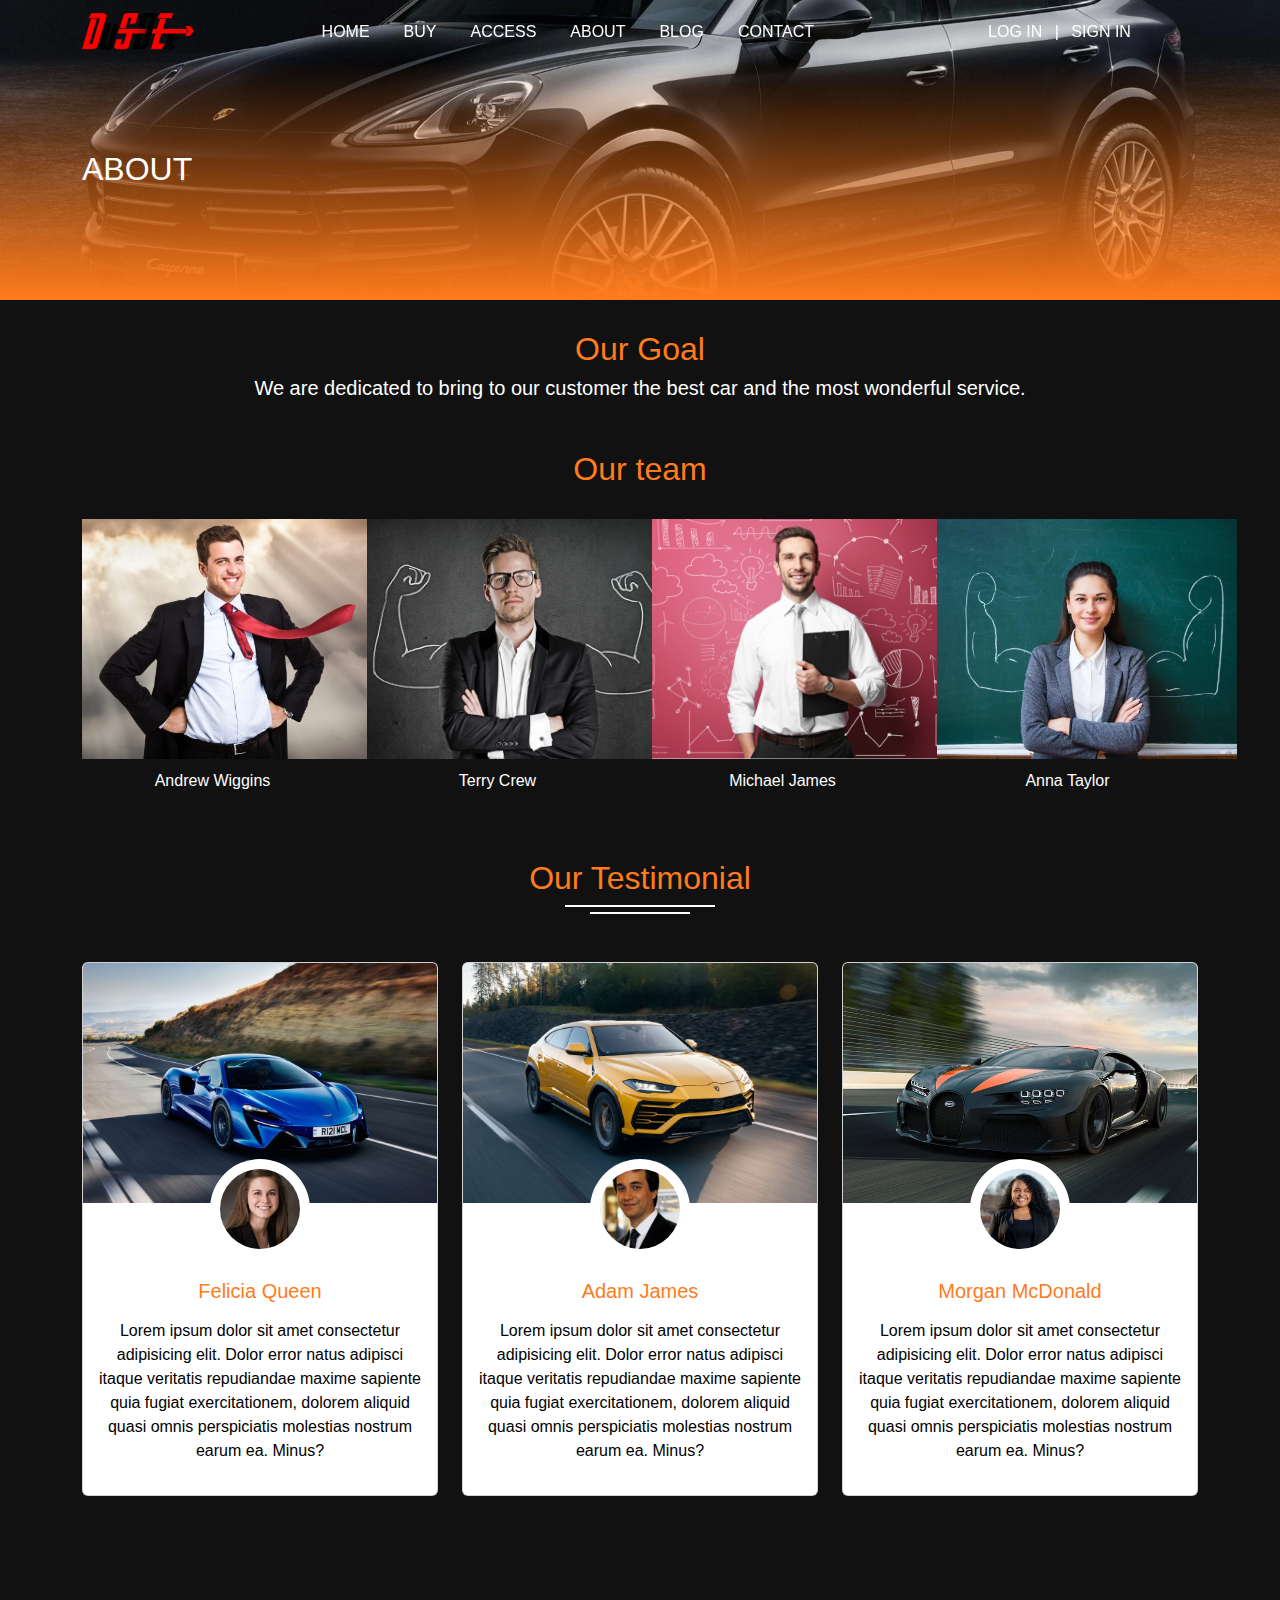
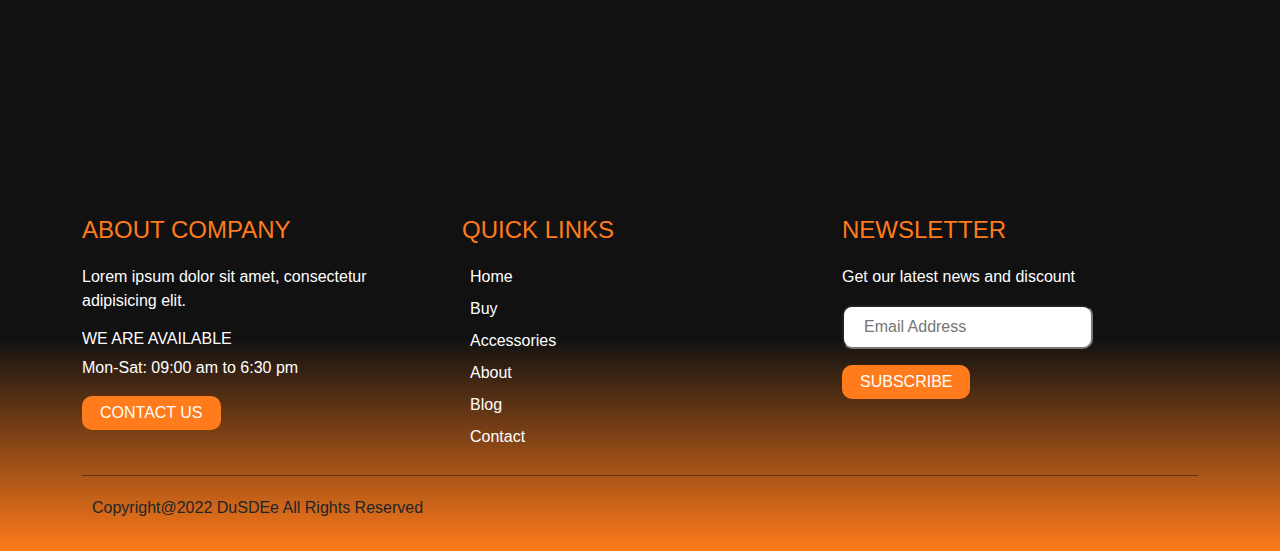
<file: about.html>
<!DOCTYPE html>
<html lang="en">
    <head>
        <meta charset="UTF-8" />
        <meta http-equiv="X-UA-Compatible" content="IE=edge" />
        <meta name="viewport" content="width=device-width, initial-scale=1.0" />
        <title>About</title>
        <link
            rel="stylesheet"
            href="https://cdnjs.cloudflare.com/ajax/libs/font-awesome/6.3.0/css/all.min.css"
            integrity="sha512-SzlrxWUlpfuzQ+pcUCosxcglQRNAq/DZjVsC0lE40xsADsfeQoEypE+enwcOiGjk/bSuGGKHEyjSoQ1zVisanQ=="
            crossorigin="anonymous"
            referrerpolicy="no-referrer"
        />

        <!-- Css Bootstrap -->
        <link href="https://cdn.jsdelivr.net/npm/bootstrap@5.2.3/dist/css/bootstrap.min.css" rel="stylesheet" />
        <!-- Global css -->
        <link rel="stylesheet" href="css/style.css" />
        <link rel="stylesheet" href="css/about.css" />
    </head>
    <body>
        <div class="header">
            <nav class="navbar navbar-expand-sm">
                <div class="container">
                    <a class="navbar-brand m-0" href="javascript:void(0)"><img class="" src="img/logo.png" alt="" /></a>
                    <button class="navbar-toggler" type="button" data-bs-toggle="collapse" data-bs-target="#mynavbar">
                        <span class="navbar-toggler-icon"></span>
                    </button>
                    <div class="menu collapse navbar-collapse" id="mynavbar">
                        <ul class="navbar-nav p-0 m-0">
                            <li class="nav-item">
                                <a class="nav-link" href="index.html"
                                    >HOME <span><i class="fa-solid fa-plus"></i></span
                                ></a>
                            </li>
                            <li class="nav-item">
                                <a class="nav-link" href="buy.html"
                                    >BUY <span><i class="fa-solid fa-plus"></i></span
                                ></a>
                                <div class="submenu">
                                    <ul>
                                        <li class="cate pb-2 d-flex align-items-center">
                                            <a class="submenu-link" href="">CATEGORIES</a><span><i class="fa-solid fa-angle-right ms-2"></i></span>
                                            <div class="submenu2">
                                                <ul>
                                                    <li class="pb-2"><a href="">SUV</a></li>
                                                    <li class="pb-2"><a href="">SEDAN</a></li>
                                                    <li class=""><a href="">USED</a></li>
                                                </ul>
                                            </div>
                                        </li>
                                        <li class="pb-2"><a class="submenu-link" href="">NEW</a></li>
                                        <li class=""><a class="submenu-link" href="">USED</a></li>
                                    </ul>
                                </div>
                            </li>
                            <li class="nav-item">
                                <a class="nav-link" href="access.html"
                                    >ACCESS<span><i class="fa-solid fa-plus"></i></span
                                ></a>
                            </li>

                            <li class="nav-item">
                                <a class="nav-link" href="about.html"
                                    >ABOUT <span><i class="fa-solid fa-plus"></i></span
                                ></a>
                            </li>
                            <li class="nav-item">
                                <a class="nav-link" href="blog.html"
                                    >BLOG <span><i class="fa-solid fa-plus"></i></span
                                ></a>
                            </li>
                            <li class="nav-item">
                                <a class="nav-link" href="contact.html"
                                    >CONTACT <span><i class="fa-solid fa-plus"></i></span
                                ></a>
                            </li>
                        </ul>
                        <div class="icon d-flex">
                            <div class="cart">
                                <a href="" class="cart_icon me-5"><i class="fa-solid fa-cart-shopping"></i></a>
                                <div class="cart_box">
                                    <p class="m-0">Your Cart Is Empty</p>
                                </div>
                            </div>
                            <div class="account">
                                <a href="">LOG IN</a>
                                <span class="me-2 ms-2">|</span>
                                <a href="">SIGN IN</a>
                            </div>
                        </div>
                    </div>
                </div>
            </nav>
        </div>
        <div class="head-banner">
            <div class="banner"><img src="img/banner/banner_1.webp" alt="" /></div>
            <div class="container">
                <h2>ABOUT</h2>
            </div>
        </div>
        <div class="content">
            <div class="container">
                <div class="goal">
                    <div class="title">
                        <h2>Our Goal</h2>
                    </div>
                    <div class="subtitle">
                        <h6>We are dedicated to bring to our customer the best car and the most wonderful service.</h6>
                    </div>
                </div>
                <div class="team">
                    <div class="title">
                        <h2>Our team</h2>
                    </div>
                    <div class="row">
                        <div class="col-3">
                            <div class="card-img">
                                <img src="img/team/t1.jpeg" alt="" />
                            </div>
                            <div class="text">
                                <p>Andrew Wiggins</p>
                            </div>
                        </div>
                        <div class="col-3">
                            <div class="card-img">
                                <img src="img/team/t2.jpeg" alt="" />
                            </div>
                            <div class="text">
                                <p>Terry Crew</p>
                            </div>
                        </div>
                        <div class="col-3">
                            <div class="card-img">
                                <img src="img/team/t3.jpeg" alt="" />
                            </div>
                            <div class="text">
                                <p>Michael James</p>
                            </div>
                        </div>
                        <div class="col-3">
                            <div class="card-img">
                                <img src="img/team/t4.webp" alt="" />
                            </div>
                            <div class="text">
                                <p>Anna Taylor</p>
                            </div>
                        </div>
                    </div>
                </div>
                <div class="testimonial mt-5">
                    <div class="title">
                        <h2>Our Testimonial</h2>
                        <div class="line1"></div>
                        <div class="line2"></div>
                    </div>
                    <div class="row mt-5">
                        <div class="review col-lg-4">
                            <div class="card">
                                <img class="card-img-top" src="img/product/testi/test_1.jpeg" alt="Card image" />
                                <div class="card-body">
                                    <div class="ava"><img src="img/ava/p1.jpeg" alt="" /></div>
                                    <h5 class="card-title">Felicia Queen</h5>
                                    <div class="card-subtitle mt-3">
                                        <p>
                                            Lorem ipsum dolor sit amet consectetur adipisicing elit. Dolor error natus adipisci itaque veritatis repudiandae maxime sapiente quia fugiat exercitationem,
                                            dolorem aliquid quasi omnis perspiciatis molestias nostrum earum ea. Minus?
                                        </p>
                                    </div>
                                    <div class="icon"><i class="fa-solid fa-quote-right"></i></div>
                                </div>
                            </div>
                        </div>
                        <div class="review col-lg-4">
                            <div class="card">
                                <img class="card-img-top" src="img/product/testi/test_2.webp" alt="Card image" />
                                <div class="card-body">
                                    <div class="ava"><img src="img/ava/p2.jpeg" alt="" /></div>
                                    <h5 class="card-title">Adam James</h5>
                                    <div class="card-subtitle mt-3">
                                        <p>
                                            Lorem ipsum dolor sit amet consectetur adipisicing elit. Dolor error natus adipisci itaque veritatis repudiandae maxime sapiente quia fugiat exercitationem,
                                            dolorem aliquid quasi omnis perspiciatis molestias nostrum earum ea. Minus?
                                        </p>
                                    </div>
                                    <div class="icon"><i class="fa-solid fa-quote-right"></i></div>
                                </div>
                            </div>
                        </div>
                        <div class="review col-lg-4">
                            <div class="card">
                                <img class="card-img-top" src="img/product/testi/test_3.jpeg" alt="Card image" />
                                <div class="card-body">
                                    <div class="ava"><img src="img/ava/p3.avif" alt="" /></div>
                                    <h5 class="card-title">Morgan McDonald</h5>
                                    <div class="card-subtitle mt-3">
                                        <p>
                                            Lorem ipsum dolor sit amet consectetur adipisicing elit. Dolor error natus adipisci itaque veritatis repudiandae maxime sapiente quia fugiat exercitationem,
                                            dolorem aliquid quasi omnis perspiciatis molestias nostrum earum ea. Minus?
                                        </p>
                                    </div>
                                    <div class="icon"><i class="fa-solid fa-quote-right"></i></div>
                                </div>
                            </div>
                        </div>
                    </div>
                </div>
            </div>
        </div>
        <div class="footer">
            <div class="container">
                <div class="top">
                    <div class="row">
                        <div class="col-md-6 col-lg-4">
                            <div class="title">
                                <h4>ABOUT COMPANY</h4>
                            </div>
                            <div class="content">
                                <p>Lorem ipsum dolor sit amet, consectetur adipisicing elit.</p>
                                <h6>WE ARE AVAILABLE</h6>
                                <p>Mon-Sat: 09:00 am to 6:30 pm</p>
                                <button>CONTACT US</button>
                            </div>
                        </div>
                        <div class="col-md-6 col-lg-4">
                            <div class="title">
                                <h4>QUICK LINKS</h4>
                            </div>
                            <div class="content">
                                <ul>
                                    <li>
                                        <a href="index.html"
                                            ><span><i class="fa-solid fa-arrow-right me-2"></i></span>Home</a
                                        >
                                    </li>
                                    <li>
                                        <a href="buy.html"
                                            ><span><i class="fa-solid fa-arrow-right me-2"></i></span>Buy</a
                                        >
                                    </li>
                                    <li>
                                        <a href="access.html"
                                            ><span><i class="fa-solid fa-arrow-right me-2"></i></span>Accessories</a
                                        >
                                    </li>

                                    <li>
                                        <a href="about.html"
                                            ><span><i class="fa-solid fa-arrow-right me-2"></i></span>About</a
                                        >
                                    </li>
                                    <li>
                                        <a href="blog.html"
                                            ><span><i class="fa-solid fa-arrow-right me-2"></i></span>Blog</a
                                        >
                                    </li>
                                    <li>
                                        <a href="contact.html"
                                            ><span><i class="fa-solid fa-arrow-right me-2"></i></span>Contact</a
                                        >
                                    </li>
                                </ul>
                            </div>
                        </div>
                        <div class="col-md-6 col-lg-4">
                            <div class="title">
                                <h4>NEWSLETTER</h4>
                            </div>
                            <div class="content">
                                <p>Get our latest news and discount</p>
                                <input type="text" placeholder="Email Address" />
                                <button>SUBSCRIBE</button>
                            </div>
                        </div>
                    </div>
                </div>
                <div class="bot">
                    <div class="left">
                        <p>Copyright@2022 DuSDEe All Rights Reserved</p>
                    </div>
                    <div class="right">
                        <i class="fa-brands fa-facebook"></i>
                        <i class="fa-brands fa-twitter"></i>
                        <i class="fa-brands fa-instagram"></i>
                    </div>
                </div>
            </div>
        </div>
        <!-- jquery -->
        <script src="https://ajax.googleapis.com/ajax/libs/jquery/3.6.3/jquery.min.js"></script>
        <!-- js bootstrap -->
        <script src="https://cdn.jsdelivr.net/npm/bootstrap@5.2.3/dist/js/bootstrap.bundle.min.js"></script>
        <script src="js/buy.js"></script>
    </body>
</html>
</file>
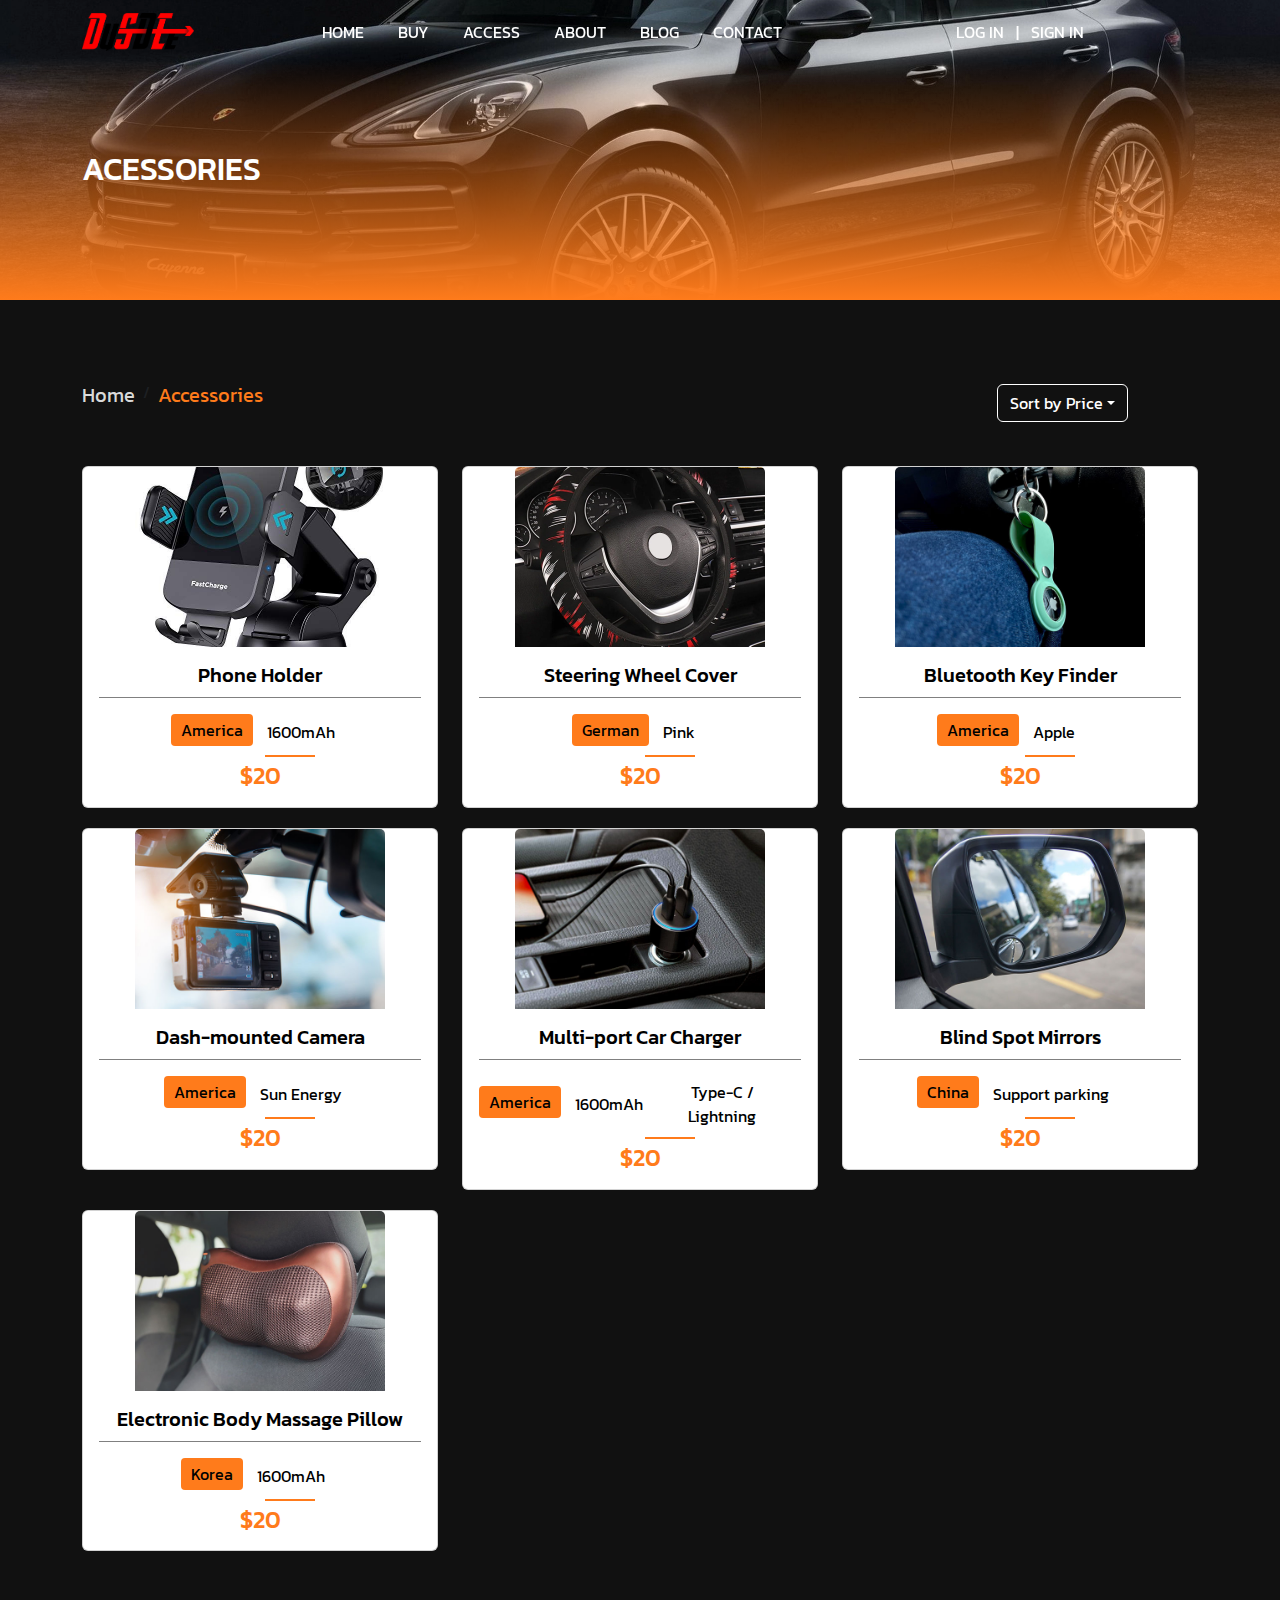
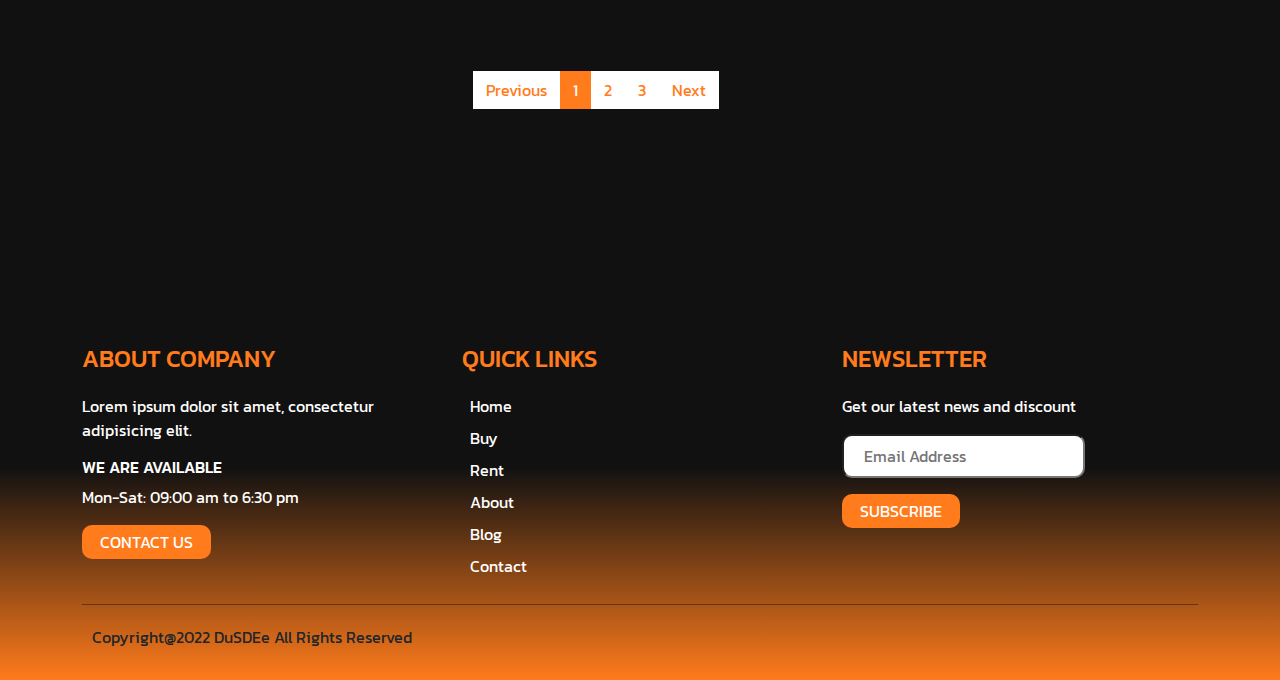
<file: access.html>
<!DOCTYPE html>
<html lang="en">
    <head>
        <meta charset="UTF-8" />
        <meta http-equiv="X-UA-Compatible" content="IE=edge" />
        <meta name="viewport" content="width=device-width, initial-scale=1.0" />
        <title>Access</title>
        <link href="https://fonts.googleapis.com/css2?family=Gajraj+One&family=Kanit:wght@300;400;500;600;700;800;900&display=swap" rel="stylesheet" />
        <!-- Font awesome -->
        <link
            rel="stylesheet"
            href="https://cdnjs.cloudflare.com/ajax/libs/font-awesome/6.3.0/css/all.min.css"
            integrity="sha512-SzlrxWUlpfuzQ+pcUCosxcglQRNAq/DZjVsC0lE40xsADsfeQoEypE+enwcOiGjk/bSuGGKHEyjSoQ1zVisanQ=="
            crossorigin="anonymous"
            referrerpolicy="no-referrer"
        />

        <!-- Css Bootstrap -->
        <link href="https://cdn.jsdelivr.net/npm/bootstrap@5.2.3/dist/css/bootstrap.min.css" rel="stylesheet" />
        <!-- Global css -->

        <link rel="stylesheet" href="css/access.css" />
        <link rel="stylesheet" href="css/style.css" />
    </head>
    <body>
        <div class="header">
            <nav class="navbar navbar-expand-sm">
                <div class="container">
                    <a class="navbar-brand m-0" href="javascript:void(0)"><img class="" src="img/logo.png" alt="" /></a>
                    <button class="navbar-toggler" type="button" data-bs-toggle="collapse" data-bs-target="#mynavbar">
                        <span class="navbar-toggler-icon"></span>
                    </button>
                    <div class="menu collapse navbar-collapse" id="mynavbar">
                        <ul class="navbar-nav p-0 m-0">
                            <li class="nav-item">
                                <a class="nav-link" href="javascript:void(0)"
                                    >HOME <span><i class="fa-solid fa-plus"></i></span
                                ></a>
                            </li>
                            <li class="nav-item">
                                <a class="nav-link" href="buy.html"
                                    >BUY <span><i class="fa-solid fa-plus"></i></span
                                ></a>
                                <div class="submenu">
                                    <ul>
                                        <li class="cate pb-2 d-flex align-items-center">
                                            <a class="submenu-link" href="">CATEGORIES</a><span><i class="fa-solid fa-angle-right ms-2"></i></span>
                                            <div class="submenu2">
                                                <ul>
                                                    <li class="pb-2"><a href="">SUV</a></li>
                                                    <li class="pb-2"><a href="">SEDAN</a></li>
                                                    <li class=""><a href="">USED</a></li>
                                                </ul>
                                            </div>
                                        </li>
                                        <li class="pb-2"><a class="submenu-link" href="">NEW</a></li>
                                        <li class=""><a class="submenu-link" href="">USED</a></li>
                                    </ul>
                                </div>
                            </li>
                            <li class="nav-item">
                                <a class="nav-link" href="javascript:void(0)"
                                    >ACCESS<span><i class="fa-solid fa-plus"></i></span
                                ></a>
                            </li>

                            <li class="nav-item">
                                <a class="nav-link" href="javascript:void(0)"
                                    >ABOUT <span><i class="fa-solid fa-plus"></i></span
                                ></a>
                            </li>
                            <li class="nav-item">
                                <a class="nav-link" href="javascript:void(0)"
                                    >BLOG <span><i class="fa-solid fa-plus"></i></span
                                ></a>
                            </li>
                            <li class="nav-item">
                                <a class="nav-link" href="javascript:void(0)"
                                    >CONTACT <span><i class="fa-solid fa-plus"></i></span
                                ></a>
                            </li>
                        </ul>
                        <div class="icon d-flex">
                            <div class="cart">
                                <a href="" class="cart_icon me-5"><i class="fa-solid fa-cart-shopping"></i></a>
                                <div class="cart_box">
                                    <p class="m-0">Your Cart Is Empty</p>
                                </div>
                            </div>
                            <div class="account">
                                <a href="">LOG IN</a>
                                <span class="me-2 ms-2">|</span>
                                <a href="">SIGN IN</a>
                            </div>
                        </div>
                    </div>
                </div>
            </nav>
        </div>
        <div class="head-banner">
            <div class="banner"><img src="img/banner/banner_1.webp" alt="" /></div>
            <div class="container">
                <h2>ACESSORIES</h2>
            </div>
        </div>
        <div class="list">
            <div class="container">
                <div class="row">
                    <div class="list-product col-12 col-lg-12">
                        <div class="sort d-flex align-items-center justify-content-between">
                            <div class="left d-flex">
                                <ul class="breadcrumb">
                                    <li class="breadcrumb-item"><a href="#">Home</a></li>
                                    <li class="breadcrumb-item active"><a href="#">Accessories</a></li>
                                </ul>
                            </div>
                            <div class="right d-flex align-items-center">
                                <div class="dropdown m-0">
                                    <button type="button" class="btn btn-primary dropdown-toggle" data-bs-toggle="dropdown">Sort by Price</button>
                                    <ul class="dropdown-menu">
                                        <li><a class="dropdown-item">Sort by Price</a></li>
                                        <li><a class="dropdown-item">Sort by Name</a></li>
                                        <li><a class="dropdown-item">Sort by Year</a></li>
                                    </ul>
                                </div>
                                <div class="icon">
                                    <i class="fa-solid fa-arrow-up"></i>
                                </div>
                                <div class="grid">
                                    <i class="grip fa-solid fa-grip active" dataid="#grip"></i>
                                    <i class="bar fa-solid fa-bars" dataid="#bar"></i>
                                </div>
                            </div>
                        </div>
                        <div class="product-card active" id="grip">
                            <div class="card-view active">
                                <div class="row pt-4" id="page-1">
                                    <div class="col-12 col-lg-4">
                                        <div class="card">
                                            <div class="card-img">
                                                <img class="card-img-top" src="img/acess/access_1.jpg" alt="Card image" />
                                                <div class="card-hover d-flex justify-content-center align-items-center">
                                                    <a href="access_detail.html"><i class="fa-solid fa-eye"></i></a>
                                                </div>
                                            </div>
                                            <div class="card-body">
                                                <h6 class="card-title">Phone Holder</h6>
                                                <div class="card-subtitle align-items-center mt-3">
                                                    <ul class="d-flex align-items-center justify-content-center">
                                                        <li><p class="m-0">America</p></li>
                                                        <li><p class="m-0 mt-1">1600mAh</p></li>
                                                    </ul>
                                                    <div class="price">
                                                        <h4 class="m-0">$20</h4>
                                                    </div>
                                                </div>
                                            </div>
                                        </div>
                                    </div>
                                    <div class="col-12 col-lg-4">
                                        <div class="card">
                                            <div class="card-img">
                                                <img class="card-img-top" src="img/acess/access_2.webp" alt="Card image" />
                                                <div class="card-hover d-flex justify-content-center align-items-center">
                                                    <a href="access_detail.html"><i class="fa-solid fa-eye"></i></a>
                                                </div>
                                            </div>
                                            <div class="card-body">
                                                <h6 class="card-title">Steering Wheel Cover</h6>
                                                <div class="card-subtitle align-items-center mt-3">
                                                    <ul class="d-flex align-items-center justify-content-center">
                                                        <li><p class="m-0">German</p></li>
                                                        <li><p class="m-0 mt-1">Pink</p></li>
                                                    </ul>
                                                    <div class="price">
                                                        <h4 class="m-0">$20</h4>
                                                    </div>
                                                </div>
                                            </div>
                                        </div>
                                    </div>
                                    <div class="col-12 col-lg-4">
                                        <div class="card">
                                            <div class="card-img">
                                                <img class="card-img-top" src="img/acess/access_3.jpeg" alt="Card image" />
                                                <div class="card-hover d-flex justify-content-center align-items-center">
                                                    <a href="access_detail.html"><i class="fa-solid fa-eye"></i></a>
                                                </div>
                                            </div>
                                            <div class="card-body">
                                                <h6 class="card-title">Bluetooth Key Finder</h6>
                                                <div class="card-subtitle align-items-center mt-3">
                                                    <ul class="d-flex align-items-center justify-content-center">
                                                        <li><p class="m-0">America</p></li>
                                                        <li><p class="m-0 mt-1">Apple</p></li>
                                                        <li><p class="m-0 mt-1"></p></li>
                                                    </ul>
                                                    <div class="price">
                                                        <h4 class="m-0">$20</h4>
                                                    </div>
                                                </div>
                                            </div>
                                        </div>
                                    </div>
                                    <div class="col-12 col-lg-4">
                                        <div class="card">
                                            <div class="card-img">
                                                <img class="card-img-top" src="img/acess/access_4.jpeg" alt="Card image" />
                                                <div class="card-hover d-flex justify-content-center align-items-center">
                                                    <a href="access_detail.html"><i class="fa-solid fa-eye"></i></a>
                                                </div>
                                            </div>
                                            <div class="card-body">
                                                <h6 class="card-title">Dash-mounted Camera</h6>
                                                <div class="card-subtitle align-items-center mt-3">
                                                    <ul class="d-flex align-items-center justify-content-center">
                                                        <li><p class="m-0">America</p></li>
                                                        <li><p class="m-0 mt-1">Sun Energy</p></li>
                                                    </ul>
                                                    <div class="price">
                                                        <h4 class="m-0">$20</h4>
                                                    </div>
                                                </div>
                                            </div>
                                        </div>
                                    </div>
                                    <div class="col-12 col-lg-4">
                                        <div class="card">
                                            <div class="card-img">
                                                <img class="card-img-top" src="img/acess/access_5.jpeg" alt="Card image" />
                                                <div class="card-hover d-flex justify-content-center align-items-center">
                                                    <a href="access_detail.html"><i class="fa-solid fa-eye"></i></a>
                                                </div>
                                            </div>
                                            <div class="card-body">
                                                <h6 class="card-title">Multi-port Car Charger</h6>
                                                <div class="card-subtitle align-items-center mt-3">
                                                    <ul class="d-flex align-items-center justify-content-center">
                                                        <li><p class="m-0">America</p></li>
                                                        <li><p class="m-0 mt-1">1600mAh</p></li>
                                                        <li><p class="m-0 mt-1">Type-C / Lightning</p></li>
                                                    </ul>
                                                    <div class="price">
                                                        <h4 class="m-0">$20</h4>
                                                    </div>
                                                </div>
                                            </div>
                                        </div>
                                    </div>
                                    <div class="col-12 col-lg-4">
                                        <div class="card">
                                            <div class="card-img">
                                                <img class="card-img-top" src="img/acess/access_6.jpeg" alt="Card image" />
                                                <div class="card-hover d-flex justify-content-center align-items-center">
                                                    <a href="access_detail.html"><i class="fa-solid fa-eye"></i></a>
                                                </div>
                                            </div>
                                            <div class="card-body">
                                                <h6 class="card-title">Blind Spot Mirrors</h6>
                                                <div class="card-subtitle align-items-center mt-3">
                                                    <ul class="d-flex align-items-center justify-content-center">
                                                        <li><p class="m-0">China</p></li>
                                                        <li><p class="m-0 mt-1">Support parking</p></li>
                                                    </ul>
                                                    <div class="price">
                                                        <h4 class="m-0">$20</h4>
                                                    </div>
                                                </div>
                                            </div>
                                        </div>
                                    </div>
                                    <div class="col-12 col-lg-4">
                                        <div class="card">
                                            <div class="card-img">
                                                <img class="card-img-top" src="img/acess/access_7.jpeg" alt="Card image" />
                                                <div class="card-hover d-flex justify-content-center align-items-center">
                                                    <a href="access_detail.html"><i class="fa-solid fa-eye"></i></a>
                                                </div>
                                            </div>
                                            <div class="card-body">
                                                <h6 class="card-title">Electronic Body Massage Pillow</h6>
                                                <div class="card-subtitle align-items-center mt-3">
                                                    <ul class="d-flex align-items-center justify-content-center">
                                                        <li><p class="m-0">Korea</p></li>
                                                        <li><p class="m-0 mt-1">1600mAh</p></li>
                                                    </ul>
                                                    <div class="price">
                                                        <h4 class="m-0">$20</h4>
                                                    </div>
                                                </div>
                                            </div>
                                        </div>
                                    </div>
                                </div>
                            </div>
                        </div>
                        <div class="product-card" id="bar">
                            <div class="col-12 col-lg-12">
                                <div class="card-bar">
                                    <div class="card-img-left">
                                        <img class="card-img" src="img/acess/access_1.jpg" alt="Card image" />
                                        <div class="card-hover d-flex justify-content-center align-items-center">
                                            <a href="detail.html"><i class="fa-solid fa-eye"></i></a>
                                        </div>
                                    </div>
                                    <div class="card-body-right">
                                        <h6 class="card-title">Phone Holder</h6>
                                        <div class="card-subtitle align-items-center mt-3">
                                            <ul class="d-flex m-0">
                                                <li><p class="m-0">America</p></li>
                                                <li><p class="m-0 mt-1">1600mAh</p></li>
                                            </ul>
                                            <div class="price">
                                                <h4 class="m-0">$20</h4>
                                            </div>
                                        </div>
                                    </div>
                                </div>
                            </div>
                            <div class="col-12 col-lg-12">
                                <div class="card-bar">
                                    <div class="card-img-left">
                                        <img class="card-img" src="img/acess/access_2.webp" alt="Card image" />
                                        <div class="card-hover d-flex justify-content-center align-items-center">
                                            <a href=""><i class="fa-solid fa-eye"></i></a>
                                        </div>
                                    </div>
                                    <div class="card-body-right">
                                        <h6 class="card-title">Steering Wheel Cover</h6>
                                        <div class="card-subtitle align-items-center mt-3">
                                            <ul class="d-flex m-0">
                                                <li><p class="m-0">German</p></li>
                                                <li><p class="m-0 mt-1">Pink</p></li>
                                            </ul>
                                            <div class="price">
                                                <h4 class="m-0">$20</h4>
                                            </div>
                                        </div>
                                    </div>
                                </div>
                            </div>
                            <div class="col-12 col-lg-12">
                                <div class="card-bar">
                                    <div class="card-img-left">
                                        <img class="card-img" src="img/acess/access_3.jpeg" alt="Card image" />
                                        <div class="card-hover d-flex justify-content-center align-items-center">
                                            <a href=""><i class="fa-solid fa-eye"></i></a>
                                        </div>
                                    </div>
                                    <div class="card-body-right">
                                        <h6 class="card-title">Bluetooth Key Finder</h6>
                                        <div class="card-subtitle align-items-center mt-3">
                                            <ul class="d-flex m-0">
                                                <li><p class="m-0">America</p></li>
                                                <li><p class="m-0 mt-1">Apple</p></li>
                                            </ul>
                                            <div class="price">
                                                <h4 class="m-0">$20</h4>
                                            </div>
                                        </div>
                                    </div>
                                </div>
                            </div>
                            <div class="col-12 col-lg-12">
                                <div class="card-bar">
                                    <div class="card-img-left">
                                        <img class="card-img" src="img/acess/access_4.jpeg" alt="Card image" />
                                        <div class="card-hover d-flex justify-content-center align-items-center">
                                            <a href=""><i class="fa-solid fa-eye"></i></a>
                                        </div>
                                    </div>
                                    <div class="card-body-right">
                                        <h6 class="card-title">Dash-mounted Camera</h6>
                                        <div class="card-subtitle align-items-center mt-3">
                                            <ul class="d-flex m-0">
                                                <li><p class="m-0">America</p></li>
                                                <li><p class="m-0 mt-1">Sun Energy</p></li>
                                            </ul>
                                            <div class="price">
                                                <h4 class="m-0">$20</h4>
                                            </div>
                                        </div>
                                    </div>
                                </div>
                            </div>
                            <div class="col-12 col-lg-12">
                                <div class="card-bar">
                                    <div class="card-img-left">
                                        <img class="card-img" src="img/acess/access_5.jpeg" alt="Card image" />
                                        <div class="card-hover d-flex justify-content-center align-items-center">
                                            <a href=""><i class="fa-solid fa-eye"></i></a>
                                        </div>
                                    </div>
                                    <div class="card-body-right">
                                        <h6 class="card-title">Multi-port Car Charger</h6>
                                        <div class="card-subtitle align-items-center mt-3">
                                            <ul class="d-flex m-0">
                                                <li><p class="m-0">America</p></li>
                                                <li><p class="m-0 mt-1">1600mAh</p></li>
                                                <li><p class="m-0 mt-1">Type-C / Lightning</p></li>
                                            </ul>
                                            <div class="price">
                                                <h4 class="m-0">$20</h4>
                                            </div>
                                        </div>
                                    </div>
                                </div>
                            </div>
                            <div class="col-12 col-lg-12">
                                <div class="card-bar">
                                    <div class="card-img-left">
                                        <img class="card-img" src="img/acess/access_6.jpeg" alt="Card image" />
                                        <div class="card-hover d-flex justify-content-center align-items-center">
                                            <a href=""><i class="fa-solid fa-eye"></i></a>
                                        </div>
                                    </div>
                                    <div class="card-body-right">
                                        <h6 class="card-title">Blind Spot Mirrors</h6>
                                        <div class="card-subtitle align-items-center mt-3">
                                            <ul class="d-flex m-0">
                                                <li><p class="m-0">China</p></li>
                                                <li><p class="m-0 mt-1">Support parking</p></li>
                                            </ul>
                                            <div class="price">
                                                <h4 class="m-0">$20</h4>
                                            </div>
                                        </div>
                                    </div>
                                </div>
                            </div>
                            <div class="col-12 col-lg-12">
                                <div class="card-bar">
                                    <div class="card-img-left">
                                        <img class="card-img" src="img/acess/access_7.jpeg" alt="Card image" />
                                        <div class="card-hover d-flex justify-content-center align-items-center">
                                            <a href=""><i class="fa-solid fa-eye"></i></a>
                                        </div>
                                    </div>
                                    <div class="card-body-right">
                                        <h6 class="card-title">Electronic Body Massage Pillow</h6>
                                        <div class="card-subtitle align-items-center mt-3">
                                            <ul class="d-flex m-0">
                                                <li><p class="m-0">Korea</p></li>
                                                <li><p class="m-0 mt-1">1600mAh</p></li>
                                            </ul>
                                            <div class="price">
                                                <h4 class="m-0">$20</h4>
                                            </div>
                                        </div>
                                    </div>
                                </div>
                            </div>
                        </div>
                        <div class="page">
                            <ul class="pagination">
                                <li class=""><a class="page-link" href="#">Previous</a></li>
                                <li class="active"><a class="page-link" href="#" dataid="#page-1">1</a></li>
                                <li class=""><a class="page-link" href="#" dataid="#page-2">2</a></li>
                                <li class=""><a class="page-link" href="#" dataid="#page-3">3</a></li>
                                <li class=""><a class="page-link" href="#">Next</a></li>
                            </ul>
                        </div>
                    </div>
                </div>
            </div>
        </div>
        <div class="footer">
            <div class="container">
                <div class="top">
                    <div class="row">
                        <div class="col-md-6 col-lg-4">
                            <div class="title">
                                <h4>ABOUT COMPANY</h4>
                            </div>
                            <div class="content">
                                <p>Lorem ipsum dolor sit amet, consectetur adipisicing elit.</p>
                                <h6>WE ARE AVAILABLE</h6>
                                <p>Mon-Sat: 09:00 am to 6:30 pm</p>
                                <button>CONTACT US</button>
                            </div>
                        </div>
                        <div class="col-md-6 col-lg-4">
                            <div class="title">
                                <h4>QUICK LINKS</h4>
                            </div>
                            <div class="content">
                                <ul>
                                    <li>
                                        <a href=""
                                            ><span><i class="fa-solid fa-arrow-right me-2"></i></span>Home</a
                                        >
                                    </li>
                                    <li>
                                        <a href=""
                                            ><span><i class="fa-solid fa-arrow-right me-2"></i></span>Buy</a
                                        >
                                    </li>
                                    <li>
                                        <a href=""
                                            ><span><i class="fa-solid fa-arrow-right me-2"></i></span>Rent</a
                                        >
                                    </li>

                                    <li>
                                        <a href=""
                                            ><span><i class="fa-solid fa-arrow-right me-2"></i></span>About</a
                                        >
                                    </li>
                                    <li>
                                        <a href=""
                                            ><span><i class="fa-solid fa-arrow-right me-2"></i></span>Blog</a
                                        >
                                    </li>
                                    <li>
                                        <a href=""
                                            ><span><i class="fa-solid fa-arrow-right me-2"></i></span>Contact</a
                                        >
                                    </li>
                                </ul>
                            </div>
                        </div>
                        <div class="col-md-6 col-lg-4">
                            <div class="title">
                                <h4>NEWSLETTER</h4>
                            </div>
                            <div class="content">
                                <p>Get our latest news and discount</p>
                                <input type="text" placeholder="Email Address" />
                                <button>SUBSCRIBE</button>
                            </div>
                        </div>
                    </div>
                </div>
                <div class="bot">
                    <div class="left">
                        <p>Copyright@2022 DuSDEe All Rights Reserved</p>
                    </div>
                    <div class="right">
                        <i class="fa-brands fa-facebook"></i>
                        <i class="fa-brands fa-twitter"></i>
                        <i class="fa-brands fa-instagram"></i>
                    </div>
                </div>
            </div>
        </div>
        <!-- jquery -->
        <script src="https://ajax.googleapis.com/ajax/libs/jquery/3.6.3/jquery.min.js"></script>
        <!-- js bootstrap -->
        <script src="https://cdn.jsdelivr.net/npm/bootstrap@5.2.3/dist/js/bootstrap.bundle.min.js"></script>
        <script src="js/access.js"></script>
    </body>
</html>
</file>
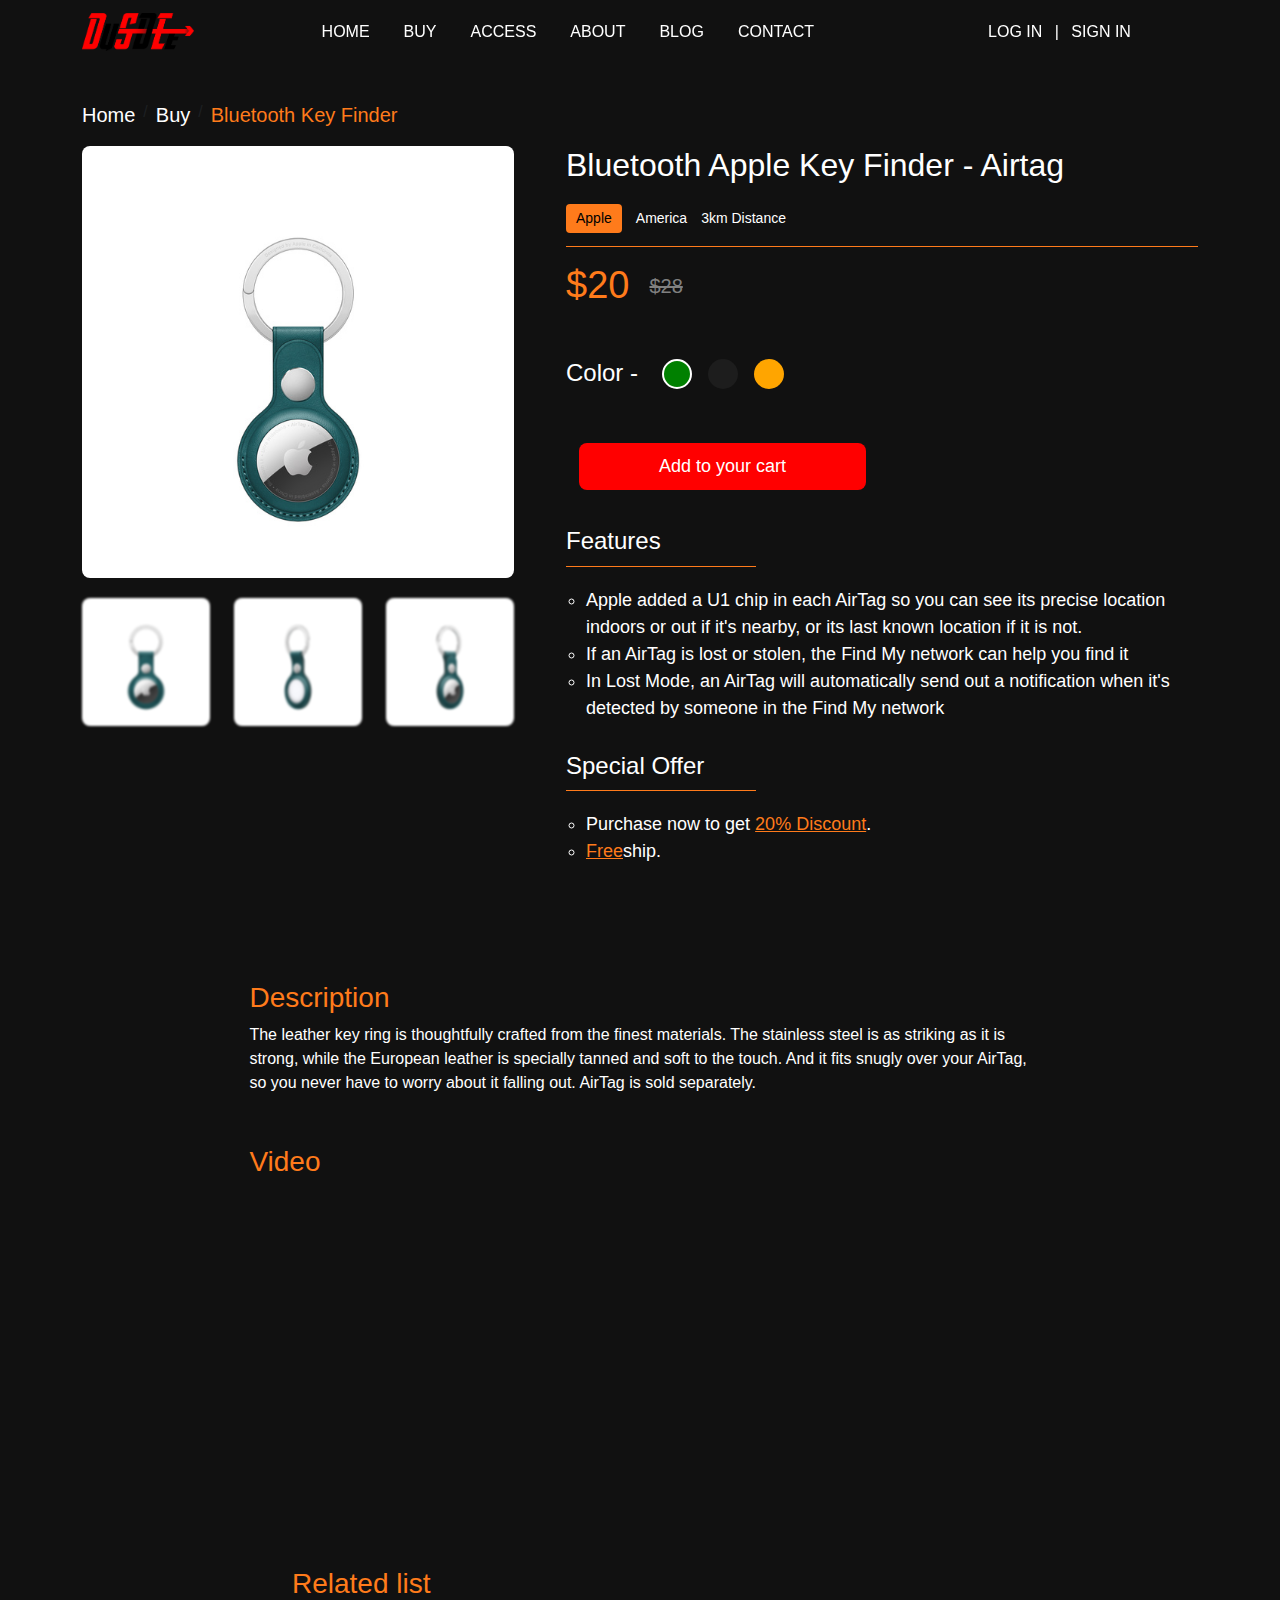
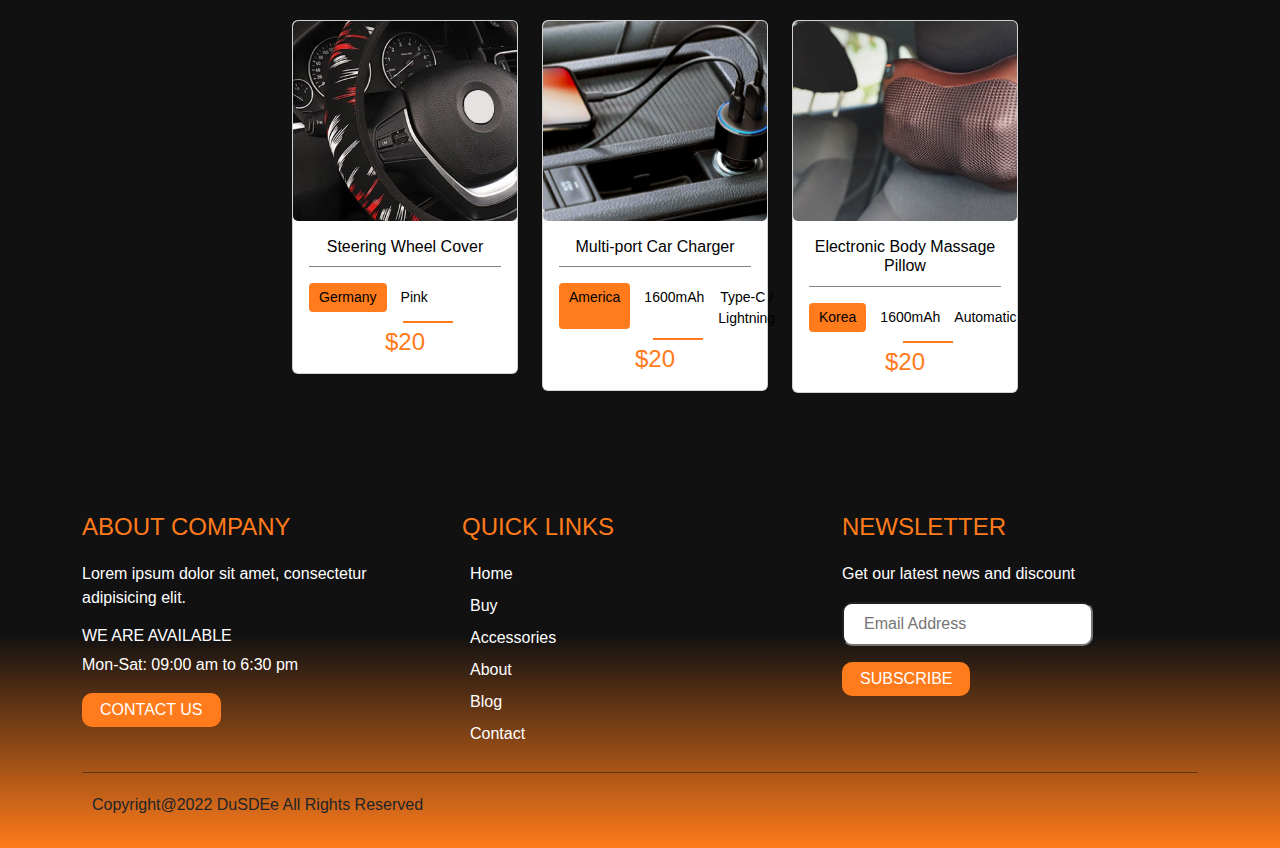
<file: access_detail.html>
<!DOCTYPE html>
<html lang="en">
    <head>
        <meta charset="UTF-8" />
        <meta http-equiv="X-UA-Compatible" content="IE=edge" />
        <meta name="viewport" content="width=device-width, initial-scale=1.0" />
        <title>AccsessDetail</title>
        <!-- Font awesome -->
        <link
            rel="stylesheet"
            href="https://cdnjs.cloudflare.com/ajax/libs/font-awesome/6.3.0/css/all.min.css"
            integrity="sha512-SzlrxWUlpfuzQ+pcUCosxcglQRNAq/DZjVsC0lE40xsADsfeQoEypE+enwcOiGjk/bSuGGKHEyjSoQ1zVisanQ=="
            crossorigin="anonymous"
            referrerpolicy="no-referrer"
        />

        <!-- Css Bootstrap -->
        <link href="https://cdn.jsdelivr.net/npm/bootstrap@5.2.3/dist/css/bootstrap.min.css" rel="stylesheet" />
        <!-- Global css -->

        <link rel="stylesheet" href="css/access_detail.css" />
        <link rel="stylesheet" href="css/style.css" />
    </head>
    <body>
        <div class="header">
            <nav class="navbar navbar-expand-sm">
                <div class="container">
                    <a class="navbar-brand m-0" href="javascript:void(0)"><img href="#top" src="img/logo.png" alt="" /></a>
                    <button class="navbar-toggler" type="button" data-bs-toggle="collapse" data-bs-target="#mynavbar">
                        <span class="navbar-toggler-icon"></span>
                    </button>
                    <div class="menu collapse navbar-collapse" id="mynavbar">
                        <ul class="navbar-nav p-0 m-0">
                            <li class="nav-item">
                                <a class="nav-link" href="javascript:void(0)"
                                    >HOME <span><i class="fa-solid fa-plus"></i></span
                                ></a>
                            </li>
                            <li class="nav-item">
                                <a class="nav-link" href="buy.html"
                                    >BUY <span><i class="fa-solid fa-plus"></i></span
                                ></a>
                                <div class="submenu">
                                    <ul>
                                        <li class="cate pb-2 d-flex align-items-center">
                                            <a class="submenu-link" href="">CATEGORIES</a><span><i class="fa-solid fa-angle-right ms-2"></i></span>
                                            <div class="submenu2">
                                                <ul>
                                                    <li class="pb-2"><a href="">SUV</a></li>
                                                    <li class="pb-2"><a href="">SEDAN</a></li>
                                                    <li class=""><a href="">USED</a></li>
                                                </ul>
                                            </div>
                                        </li>
                                        <li class="pb-2"><a class="submenu-link" href="">NEW</a></li>
                                        <li class=""><a class="submenu-link" href="">USED</a></li>
                                    </ul>
                                </div>
                            </li>
                            <li class="nav-item">
                                <a class="nav-link" href="javascript:void(0)"
                                    >ACCESS <span><i class="fa-solid fa-plus"></i></span
                                ></a>
                            </li>

                            <li class="nav-item">
                                <a class="nav-link" href="javascript:void(0)"
                                    >ABOUT <span><i class="fa-solid fa-plus"></i></span
                                ></a>
                            </li>
                            <li class="nav-item">
                                <a class="nav-link" href="javascript:void(0)"
                                    >BLOG <span><i class="fa-solid fa-plus"></i></span
                                ></a>
                            </li>
                            <li class="nav-item">
                                <a class="nav-link" href="javascript:void(0)"
                                    >CONTACT <span><i class="fa-solid fa-plus"></i></span
                                ></a>
                            </li>
                        </ul>
                        <div class="icon d-flex">
                            <div class="cart">
                                <a href="" class="cart_icon me-5"><i class="fa-solid fa-cart-shopping"></i></a>
                                <div class="cart_box active">
                                    <p class="m-0">Your Cart Is Empty</p>
                                </div>

                                <div class="circle">1</div>
                            </div>
                            <div class="account">
                                <a href="">LOG IN</a>
                                <span class="me-2 ms-2">|</span>
                                <a href="">SIGN IN</a>
                            </div>
                        </div>
                    </div>
                </div>
            </nav>
        </div>
        <div class="product-detail">
            <div class="container">
                <div class="crumb">
                    <ul class="breadcrumb">
                        <li class="breadcrumb-item"><a href="#">Home</a></li>
                        <li class="breadcrumb-item"><a href="#">Buy</a></li>
                        <li class="breadcrumb-item active"><a href="#">Bluetooth Key Finder</a></li>
                    </ul>
                </div>
                <div class="row">
                    <div class="left col-lg-6">
                        <div class="product-img active" id="ad1">
                            <div class="main-img">
                                <img src="img/accessdetail/ad_1.jpeg" alt="" />
                            </div>
                            <div class="row">
                                <div class="sub-img col-lg-4">
                                    <img src="img/accessdetail/ad_1.jpeg" alt="" />
                                </div>
                                <div class="sub-img col-lg-4">
                                    <img src="img/accessdetail/ad_1.2.jpeg" alt="" />
                                </div>
                                <div class="sub-img col-lg-4">
                                    <img src="img/accessdetail/ad_1.3.jpeg" alt="" />
                                </div>
                            </div>
                        </div>
                        <div class="product-img" id="ad2">
                            <div class="main-img">
                                <img src="img/accessdetail/ad_2.jpeg" alt="" />
                            </div>
                            <div class="row">
                                <div class="sub-img col-lg-4">
                                    <img src="img/accessdetail/ad_2.jpeg" alt="" />
                                </div>
                                <div class="sub-img col-lg-4">
                                    <img src="img/accessdetail/ad_2.2.jpeg" alt="" />
                                </div>
                                <div class="sub-img col-lg-4">
                                    <img src="img/accessdetail/ad_2.3.jpeg" alt="" />
                                </div>
                            </div>
                        </div>
                        <div class="product-img" id="ad3">
                            <div class="main-img">
                                <img src="img/accessdetail/ad_3.jpeg" alt="" />
                            </div>
                            <div class="row">
                                <div class="sub-img col-lg-4">
                                    <img src="img/accessdetail/ad_3.jpeg" alt="" />
                                </div>
                                <div class="sub-img col-lg-4">
                                    <img src="img/accessdetail/ad_3.2.jpeg" alt="" />
                                </div>
                                <div class="sub-img col-lg-4">
                                    <img src="img/accessdetail/ad_3.3.jpeg" alt="" />
                                </div>
                            </div>
                        </div>
                    </div>
                    <div class="right col-lg-6">
                        <div class="detail">
                            <div class="title">
                                <h2>Bluetooth Apple Key Finder - Airtag</h2>
                            </div>
                            <div class="subtitle align-items-center mt-3">
                                <ul class="d-flex m-0">
                                    <li><p class="m-0">Apple</p></li>
                                    <li><p class="m-0 mt-1">America</p></li>
                                    <li><p class="m-0 mt-1">3km Distance</p></li>
                                </ul>
                                <div class="price d-flex align-items-center">
                                    <h4 class="m-0">$20</h4>
                                    <span><h6>$28</h6></span>
                                </div>
                            </div>
                            <div class="choice d-flex">
                                <div class="title">
                                    <h4>Color -</h4>
                                </div>
                                <div class="color ms-4 d-flex">
                                    <div class="green me-3 active" dataid="#ad1"></div>
                                    <div class="black me-3" dataid="#ad2"></div>
                                    <div class="orange" dataid="#ad3"></div>
                                </div>
                            </div>
                            <div class="btn">
                                <button>Add to your cart</button>
                            </div>
                            <div class="special">
                                <div class="title">
                                    <h4>Features</h4>
                                </div>
                                <div class="text">
                                    <ul>
                                        <li>Apple added a U1 chip in each AirTag so you can see its precise location indoors or out if it's nearby, or its last known location if it is not.</li>
                                        <li>If an AirTag is lost or stolen, the Find My network can help you find it</li>
                                        <li>In Lost Mode, an AirTag will automatically send out a notification when it's detected by someone in the Find My network</li>
                                    </ul>
                                </div>
                            </div>
                            <div class="special">
                                <div class="title">
                                    <h4>Special Offer</h4>
                                </div>
                                <div class="text">
                                    <ul>
                                        <li>Purchase now to get <span>20% Discount</span>.</li>
                                        <li><span>Free</span>ship.</li>
                                    </ul>
                                </div>
                            </div>
                        </div>
                    </div>
                </div>
                <div class="descrip">
                    <div class="title">
                        <h3>Description</h3>
                    </div>
                    <div class="content">
                        <p>
                            The leather key ring is thoughtfully crafted from the finest materials. The stainless steel is as striking as it is strong, while the European leather is specially tanned
                            and soft to the touch. And it fits snugly over your AirTag, so you never have to worry about it falling out. AirTag is sold separately.
                        </p>
                    </div>

                    <div class="title">
                        <h3>Video</h3>
                    </div>
                    <div class="content mt-3">
                        <iframe
                            width="560"
                            height="315"
                            src="https://www.youtube.com/embed/IA6_Tw1Ov4E"
                            title="YouTube video player"
                            frameborder="0"
                            allow="accelerometer; autoplay; clipboard-write; encrypted-media; gyroscope; picture-in-picture; web-share"
                            allowfullscreen
                        ></iframe>
                    </div>
                </div>
            </div>
            <div class="relate">
                <div class="container">
                    <div class="title">
                        <h3>Related list</h3>
                    </div>
                    <div class="product-card">
                        <div class="row">
                            <div class="col-12 col-lg-3">
                                <div class="card">
                                    <div class="card-img">
                                        <img class="card-img-top" src="img/acess/access_2.webp" alt="Card image" />
                                    </div>
                                    <div class="card-body">
                                        <h6 class="card-title">Steering Wheel Cover</h6>
                                        <div class="card-subtitle align-items-center mt-3">
                                            <ul class="d-flex">
                                                <li><p class="m-0">Germany</p></li>
                                                <li><p class="m-0 mt-1">Pink</p></li>
                                            </ul>
                                            <div class="price">
                                                <h4 class="m-0">$20</h4>
                                            </div>
                                        </div>
                                    </div>
                                </div>
                            </div>
                            <div class="col-12 col-lg-3">
                                <div class="card">
                                    <div class="card-img">
                                        <img class="card-img-top" src="img/acess/access_5.jpeg" alt="Card image" />
                                    </div>
                                    <div class="card-body">
                                        <h6 class="card-title">Multi-port Car Charger</h6>
                                        <div class="card-subtitle align-items-center mt-3">
                                            <ul class="d-flex">
                                                <li><p class="m-0">America</p></li>
                                                <li><p class="m-0 mt-1">1600mAh</p></li>
                                                <li><p class="m-0 mt-1">Type-C / Lightning</p></li>
                                            </ul>
                                            <div class="price">
                                                <h4 class="m-0">$20</h4>
                                            </div>
                                        </div>
                                    </div>
                                </div>
                            </div>
                            <div class="col-12 col-lg-3">
                                <div class="card">
                                    <div class="card-img">
                                        <img class="card-img-top" src="img/acess/access_7.jpeg" alt="Card image" />
                                    </div>
                                    <div class="card-body">
                                        <h6 class="card-title">Electronic Body Massage Pillow</h6>
                                        <div class="card-subtitle align-items-center mt-3">
                                            <ul class="d-flex">
                                                <li><p class="m-0">Korea</p></li>
                                                <li><p class="m-0 mt-1">1600mAh</p></li>
                                                <li><p class="m-0 mt-1">Automatic</p></li>
                                            </ul>
                                            <div class="price">
                                                <h4 class="m-0">$20</h4>
                                            </div>
                                        </div>
                                    </div>
                                </div>
                            </div>
                        </div>
                    </div>
                </div>
            </div>
        </div>
        <div class="popup">
            <div class="popup-content">
                <div class="form">
                    <div class="form-login container">
                        <h2>Log in to your account</h2>
                        <p>Before purchasing</p>
                        <div class="continue d-flex align-items-center justify-content-center">
                            <h4>Continue with:</h4>
                            <button>
                                <i class="fa-brands fa-google me-2"></i> <span><p class="m-0">Google</p></span>
                            </button>
                            <button>
                                <i class="fa-brands fa-facebook-f me-2"></i> <span><p class="m-0">Facebook</p></span>
                            </button>
                        </div>
                        <div class="divide"><p>Or</p></div>
                        <form class="login-form" action="access_detail_login.html">
                            <div class="info">
                                <input class="email" type="email" placeholder="Email or Username" required />
                                <input class="password" type="text" placeholder="Password" required />
                            </div>
                            <div class="radio d-flex align-items-center justify-content-center">
                                <div><input type="radio" /> <span>Remember me</span></div>
                                <a href="">Forgot password?</a>
                            </div>

                            <div class="btn">
                                <button>Login</button>
                            </div>
                            <div class="regist d-flex align-items-center justify-content-center">
                                <p class="m-0">Don't have an account?</p>
                                <a href="signin.html">Regist here</a>
                            </div>
                        </form>
                    </div>
                </div>
            </div>
        </div>
        <div class="footer">
            <div class="container">
                <div class="top">
                    <div class="row">
                        <div class="col-md-6 col-lg-4">
                            <div class="title">
                                <h4>ABOUT COMPANY</h4>
                            </div>
                            <div class="content">
                                <p>Lorem ipsum dolor sit amet, consectetur adipisicing elit.</p>
                                <h6>WE ARE AVAILABLE</h6>
                                <p>Mon-Sat: 09:00 am to 6:30 pm</p>
                                <button>CONTACT US</button>
                            </div>
                        </div>
                        <div class="col-md-6 col-lg-4">
                            <div class="title">
                                <h4>QUICK LINKS</h4>
                            </div>
                            <div class="content">
                                <ul>
                                    <li>
                                        <a href=""
                                            ><span><i class="fa-solid fa-arrow-right me-2"></i></span>Home</a
                                        >
                                    </li>
                                    <li>
                                        <a href=""
                                            ><span><i class="fa-solid fa-arrow-right me-2"></i></span>Buy</a
                                        >
                                    </li>
                                    <li>
                                        <a href=""
                                            ><span><i class="fa-solid fa-arrow-right me-2"></i></span>Accessories</a
                                        >
                                    </li>

                                    <li>
                                        <a href=""
                                            ><span><i class="fa-solid fa-arrow-right me-2"></i></span>About</a
                                        >
                                    </li>
                                    <li>
                                        <a href=""
                                            ><span><i class="fa-solid fa-arrow-right me-2"></i></span>Blog</a
                                        >
                                    </li>
                                    <li>
                                        <a href=""
                                            ><span><i class="fa-solid fa-arrow-right me-2"></i></span>Contact</a
                                        >
                                    </li>
                                </ul>
                            </div>
                        </div>
                        <div class="col-md-6 col-lg-4">
                            <div class="title">
                                <h4>NEWSLETTER</h4>
                            </div>
                            <div class="content">
                                <p>Get our latest news and discount</p>
                                <input type="text" placeholder="Email Address" />
                                <button>SUBSCRIBE</button>
                            </div>
                        </div>
                    </div>
                </div>
                <div class="bot">
                    <div class="left">
                        <p>Copyright@2022 DuSDEe All Rights Reserved</p>
                    </div>
                    <div class="right">
                        <i class="fa-brands fa-facebook"></i>
                        <i class="fa-brands fa-twitter"></i>
                        <i class="fa-brands fa-instagram"></i>
                    </div>
                </div>
            </div>
        </div>

        <!-- jquery -->
        <script src="https://ajax.googleapis.com/ajax/libs/jquery/3.6.3/jquery.min.js"></script>
        <!-- js bootstrap -->
        <script src="https://cdn.jsdelivr.net/npm/bootstrap@5.2.3/dist/js/bootstrap.bundle.min.js"></script>
        <script src="js/access_detail.js"></script>
    </body>
</html>
</file>
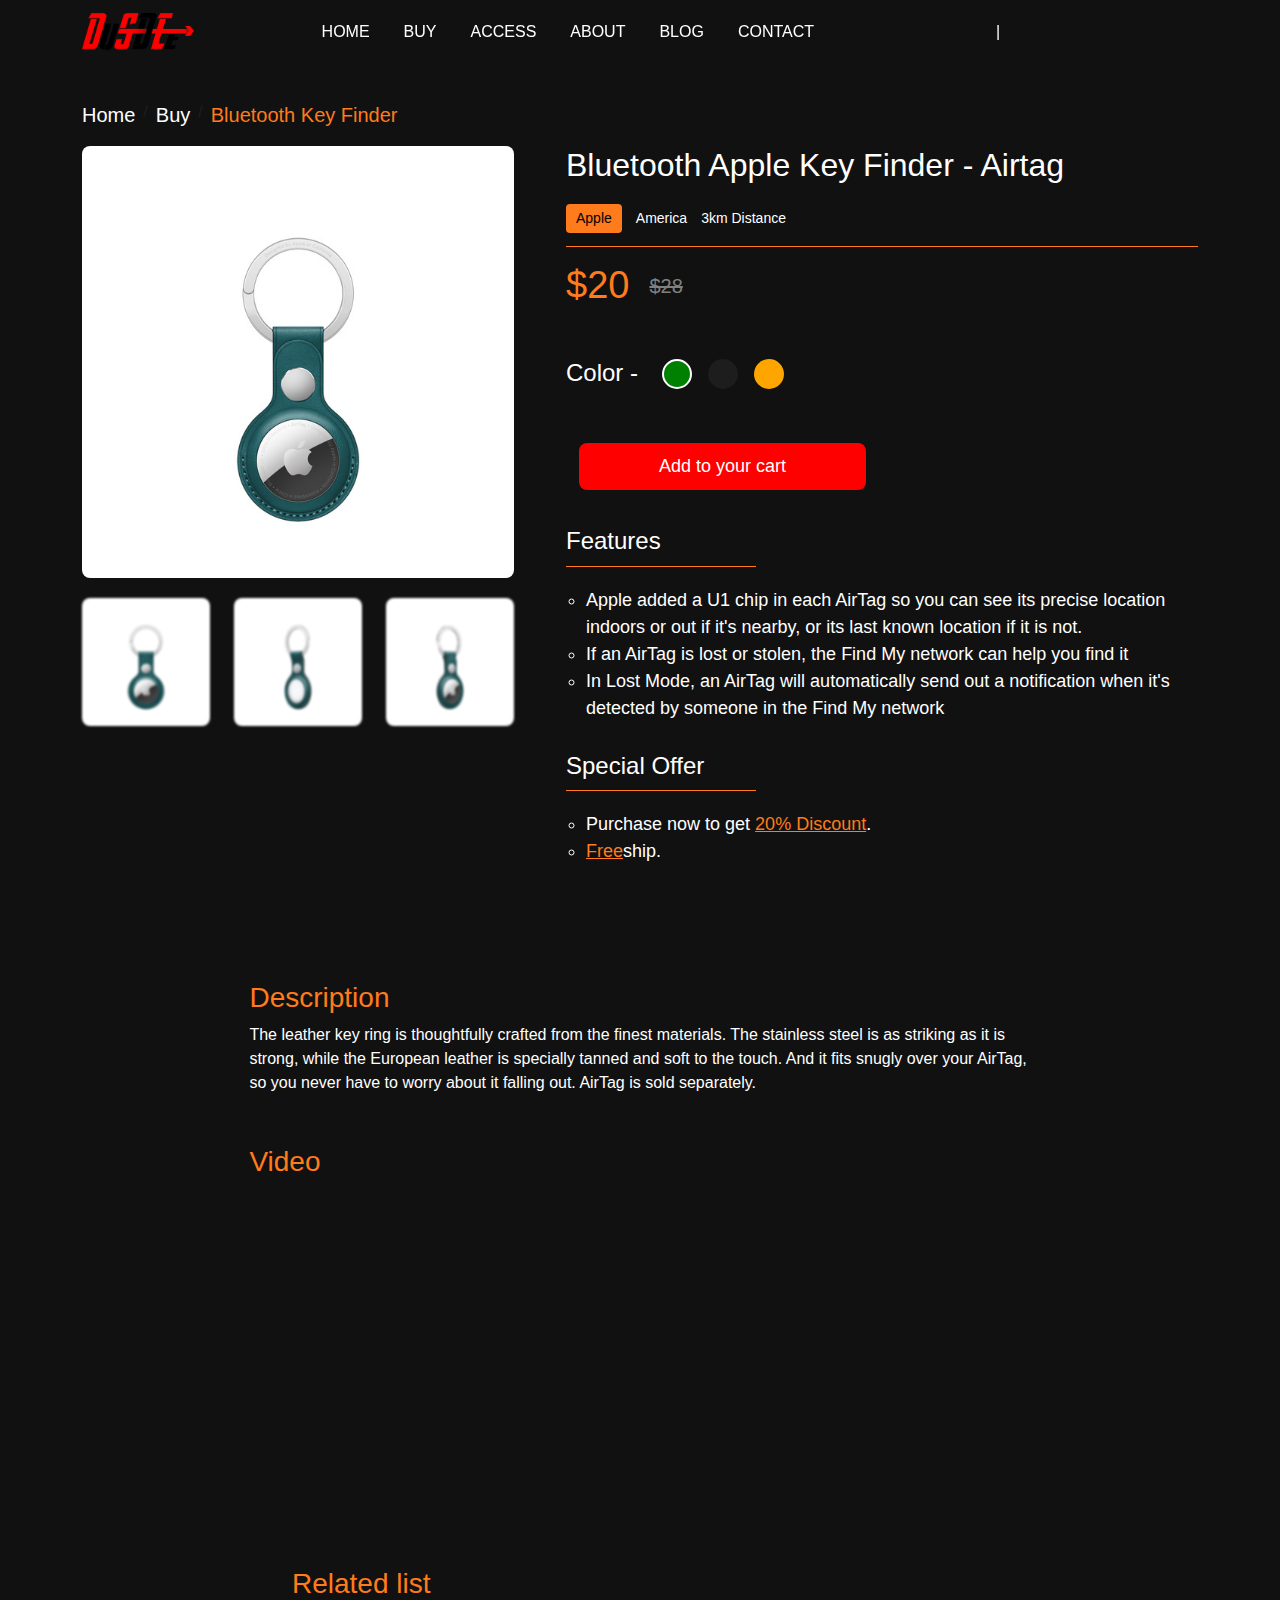
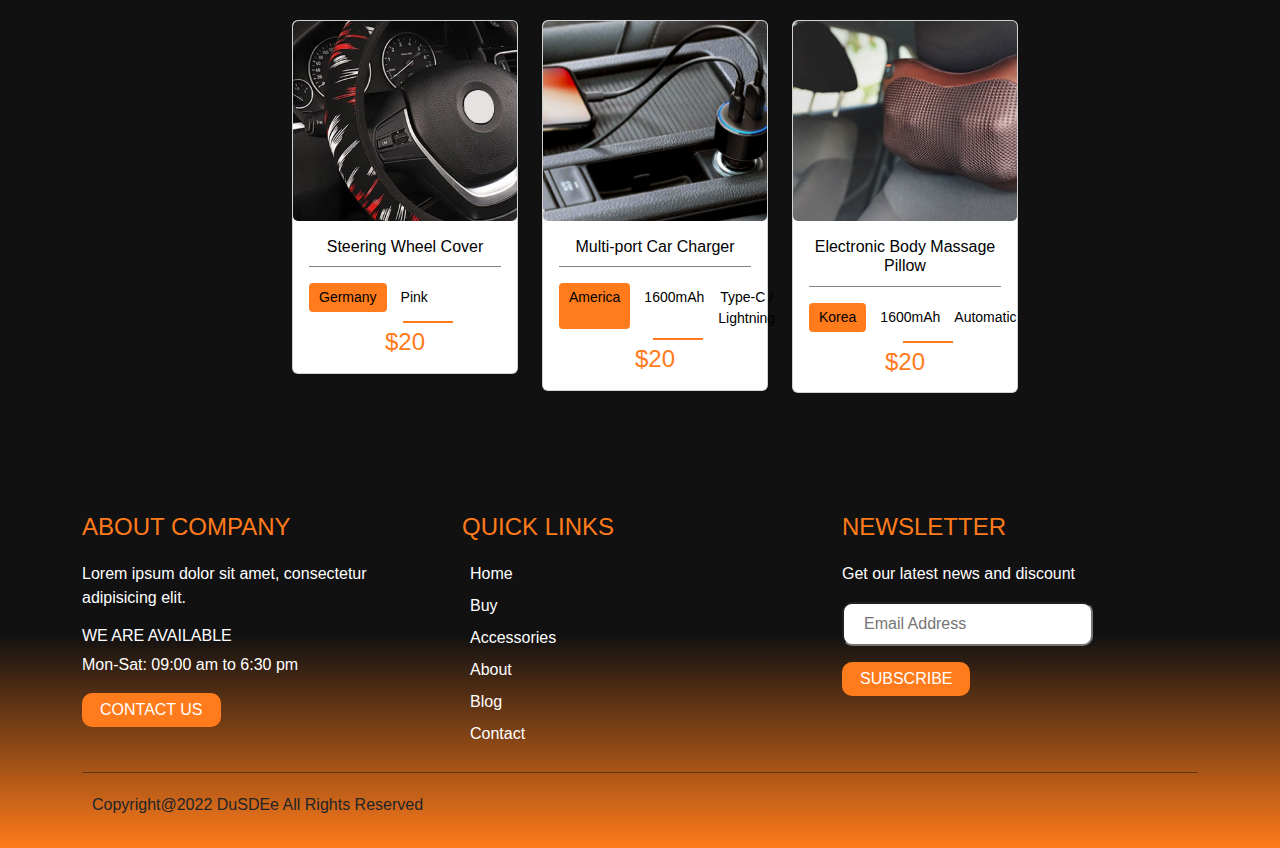
<file: access_detail_login.html>
<!DOCTYPE html>
<html lang="en">
    <head>
        <meta charset="UTF-8" />
        <meta http-equiv="X-UA-Compatible" content="IE=edge" />
        <meta name="viewport" content="width=device-width, initial-scale=1.0" />
        <title>AccsessDetail</title>
        <!-- Font awesome -->
        <link
            rel="stylesheet"
            href="https://cdnjs.cloudflare.com/ajax/libs/font-awesome/6.3.0/css/all.min.css"
            integrity="sha512-SzlrxWUlpfuzQ+pcUCosxcglQRNAq/DZjVsC0lE40xsADsfeQoEypE+enwcOiGjk/bSuGGKHEyjSoQ1zVisanQ=="
            crossorigin="anonymous"
            referrerpolicy="no-referrer"
        />

        <!-- Css Bootstrap -->
        <link href="https://cdn.jsdelivr.net/npm/bootstrap@5.2.3/dist/css/bootstrap.min.css" rel="stylesheet" />
        <!-- Global css -->

        <link rel="stylesheet" href="css/access_detail_login.css" />
        <link rel="stylesheet" href="css/style.css" />
    </head>
    <body>
        <div class="header">
            <nav class="navbar navbar-expand-sm">
                <div class="container">
                    <a class="navbar-brand m-0" href="javascript:void(0)"><img class="" src="img/logo.png" alt="" /></a>
                    <button class="navbar-toggler" type="button" data-bs-toggle="collapse" data-bs-target="#mynavbar">
                        <span class="navbar-toggler-icon"></span>
                    </button>
                    <div class="menu collapse navbar-collapse" id="mynavbar">
                        <ul class="navbar-nav p-0 m-0">
                            <li class="nav-item">
                                <a class="nav-link" href="javascript:void(0)"
                                    >HOME <span><i class="fa-solid fa-plus"></i></span
                                ></a>
                            </li>
                            <li class="nav-item">
                                <a class="nav-link" href="buy.html"
                                    >BUY <span><i class="fa-solid fa-plus"></i></span
                                ></a>
                                <div class="submenu">
                                    <ul>
                                        <li class="cate pb-2 d-flex align-items-center">
                                            <a class="submenu-link" href="">CATEGORIES</a><span><i class="fa-solid fa-angle-right ms-2"></i></span>
                                            <div class="submenu2">
                                                <ul>
                                                    <li class="pb-2"><a href="">SUV</a></li>
                                                    <li class="pb-2"><a href="">SEDAN</a></li>
                                                    <li class=""><a href="">USED</a></li>
                                                </ul>
                                            </div>
                                        </li>
                                        <li class="pb-2"><a class="submenu-link" href="">NEW</a></li>
                                        <li class=""><a class="submenu-link" href="">USED</a></li>
                                    </ul>
                                </div>
                            </li>
                            <li class="nav-item">
                                <a class="nav-link" href="javascript:void(0)"
                                    >ACCESS <span><i class="fa-solid fa-plus"></i></span
                                ></a>
                            </li>

                            <li class="nav-item">
                                <a class="nav-link" href="javascript:void(0)"
                                    >ABOUT <span><i class="fa-solid fa-plus"></i></span
                                ></a>
                            </li>
                            <li class="nav-item">
                                <a class="nav-link" href="javascript:void(0)"
                                    >BLOG <span><i class="fa-solid fa-plus"></i></span
                                ></a>
                            </li>
                            <li class="nav-item">
                                <a class="nav-link" href="javascript:void(0)"
                                    >CONTACT <span><i class="fa-solid fa-plus"></i></span
                                ></a>
                            </li>
                        </ul>
                        <div class="icon d-flex">
                            <div class="cart">
                                <a href="cart.html" class="cart_icon me-5"><i class="fa-solid fa-cart-shopping"></i></a>
                                <div class="cart_box2">
                                    <div class="img"><img src="img/accessdetail/ad_1.jpeg" alt="" /></div>
                                    <div class="text">
                                        <div class="name"><p class="m-0">Bluetooth Apple Key Finder</p></div>
                                        <div class="total d-flex justify-content-between">
                                            <div class="amount">
                                                <p class="m-0">amount: 1</p>
                                            </div>
                                            <div class="price">
                                                <p class="m-0">$20</p>
                                            </div>
                                        </div>
                                    </div>
                                </div>
                                <div class="circle">1</div>
                            </div>
                            <div class="account">
                                <a href=""><i class="fa-solid fa-user"></i></a>
                                <span class="me-2 ms-2">|</span>
                                <a href=""><i class="fa-solid fa-right-from-bracket"></i></a>
                            </div>
                        </div>
                    </div>
                </div>
            </nav>
        </div>
        <div class="product-detail">
            <div class="container">
                <div class="crumb">
                    <ul class="breadcrumb">
                        <li class="breadcrumb-item"><a href="#">Home</a></li>
                        <li class="breadcrumb-item"><a href="#">Buy</a></li>
                        <li class="breadcrumb-item active"><a href="#">Bluetooth Key Finder</a></li>
                    </ul>
                </div>
                <div class="row">
                    <div class="left col-lg-6">
                        <div class="product-img active" id="ad1">
                            <div class="main-img">
                                <img src="img/accessdetail/ad_1.jpeg" alt="" />
                            </div>
                            <div class="row">
                                <div class="sub-img col-lg-4">
                                    <img src="img/accessdetail/ad_1.jpeg" alt="" />
                                </div>
                                <div class="sub-img col-lg-4">
                                    <img src="img/accessdetail/ad_1.2.jpeg" alt="" />
                                </div>
                                <div class="sub-img col-lg-4">
                                    <img src="img/accessdetail/ad_1.3.jpeg" alt="" />
                                </div>
                            </div>
                        </div>
                        <div class="product-img" id="ad2">
                            <div class="main-img">
                                <img src="img/accessdetail/ad_2.jpeg" alt="" />
                            </div>
                            <div class="row">
                                <div class="sub-img col-lg-4">
                                    <img src="img/accessdetail/ad_2.jpeg" alt="" />
                                </div>
                                <div class="sub-img col-lg-4">
                                    <img src="img/accessdetail/ad_2.2.jpeg" alt="" />
                                </div>
                                <div class="sub-img col-lg-4">
                                    <img src="img/accessdetail/ad_2.3.jpeg" alt="" />
                                </div>
                            </div>
                        </div>
                        <div class="product-img" id="ad3">
                            <div class="main-img">
                                <img src="img/accessdetail/ad_3.jpeg" alt="" />
                            </div>
                            <div class="row">
                                <div class="sub-img col-lg-4">
                                    <img src="img/accessdetail/ad_3.jpeg" alt="" />
                                </div>
                                <div class="sub-img col-lg-4">
                                    <img src="img/accessdetail/ad_3.2.jpeg" alt="" />
                                </div>
                                <div class="sub-img col-lg-4">
                                    <img src="img/accessdetail/ad_3.3.jpeg" alt="" />
                                </div>
                            </div>
                        </div>
                    </div>
                    <div class="right col-lg-6">
                        <div class="detail">
                            <div class="title">
                                <h2>Bluetooth Apple Key Finder - Airtag</h2>
                            </div>
                            <div class="subtitle align-items-center mt-3">
                                <ul class="d-flex m-0">
                                    <li><p class="m-0">Apple</p></li>
                                    <li><p class="m-0 mt-1">America</p></li>
                                    <li><p class="m-0 mt-1">3km Distance</p></li>
                                </ul>
                                <div class="price d-flex align-items-center">
                                    <h4 class="m-0">$20</h4>
                                    <span><h6>$28</h6></span>
                                </div>
                            </div>
                            <div class="choice d-flex">
                                <div class="title">
                                    <h4>Color -</h4>
                                </div>
                                <div class="color ms-4 d-flex">
                                    <div class="green me-3 active" dataid="#ad1"></div>
                                    <div class="black me-3" dataid="#ad2"></div>
                                    <div class="orange" dataid="#ad3"></div>
                                </div>
                            </div>
                            <div class="btn">
                                <button>Add to your cart</button>
                            </div>
                            <div class="special">
                                <div class="title">
                                    <h4>Features</h4>
                                </div>
                                <div class="text">
                                    <ul>
                                        <li>Apple added a U1 chip in each AirTag so you can see its precise location indoors or out if it's nearby, or its last known location if it is not.</li>
                                        <li>If an AirTag is lost or stolen, the Find My network can help you find it</li>
                                        <li>In Lost Mode, an AirTag will automatically send out a notification when it's detected by someone in the Find My network</li>
                                    </ul>
                                </div>
                            </div>
                            <div class="special">
                                <div class="title">
                                    <h4>Special Offer</h4>
                                </div>
                                <div class="text">
                                    <ul>
                                        <li>Purchase now to get <span>20% Discount</span>.</li>
                                        <li><span>Free</span>ship.</li>
                                    </ul>
                                </div>
                            </div>
                        </div>
                    </div>
                </div>
                <div class="descrip">
                    <div class="title">
                        <h3>Description</h3>
                    </div>
                    <div class="content">
                        <p>
                            The leather key ring is thoughtfully crafted from the finest materials. The stainless steel is as striking as it is strong, while the European leather is specially tanned
                            and soft to the touch. And it fits snugly over your AirTag, so you never have to worry about it falling out. AirTag is sold separately.
                        </p>
                    </div>

                    <div class="title">
                        <h3>Video</h3>
                    </div>
                    <div class="content mt-3">
                        <iframe
                            width="560"
                            height="315"
                            src="https://www.youtube.com/embed/IA6_Tw1Ov4E"
                            title="YouTube video player"
                            frameborder="0"
                            allow="accelerometer; autoplay; clipboard-write; encrypted-media; gyroscope; picture-in-picture; web-share"
                            allowfullscreen
                        ></iframe>
                    </div>
                </div>
            </div>
            <div class="relate">
                <div class="container">
                    <div class="title">
                        <h3>Related list</h3>
                    </div>
                    <div class="product-card">
                        <div class="row">
                            <div class="col-12 col-lg-3">
                                <div class="card">
                                    <div class="card-img">
                                        <img class="card-img-top" src="img/acess/access_2.webp" alt="Card image" />
                                    </div>
                                    <div class="card-body">
                                        <h6 class="card-title">Steering Wheel Cover</h6>
                                        <div class="card-subtitle align-items-center mt-3">
                                            <ul class="d-flex">
                                                <li><p class="m-0">Germany</p></li>
                                                <li><p class="m-0 mt-1">Pink</p></li>
                                            </ul>
                                            <div class="price">
                                                <h4 class="m-0">$20</h4>
                                            </div>
                                        </div>
                                    </div>
                                </div>
                            </div>
                            <div class="col-12 col-lg-3">
                                <div class="card">
                                    <div class="card-img">
                                        <img class="card-img-top" src="img/acess/access_5.jpeg" alt="Card image" />
                                    </div>
                                    <div class="card-body">
                                        <h6 class="card-title">Multi-port Car Charger</h6>
                                        <div class="card-subtitle align-items-center mt-3">
                                            <ul class="d-flex">
                                                <li><p class="m-0">America</p></li>
                                                <li><p class="m-0 mt-1">1600mAh</p></li>
                                                <li><p class="m-0 mt-1">Type-C / Lightning</p></li>
                                            </ul>
                                            <div class="price">
                                                <h4 class="m-0">$20</h4>
                                            </div>
                                        </div>
                                    </div>
                                </div>
                            </div>
                            <div class="col-12 col-lg-3">
                                <div class="card">
                                    <div class="card-img">
                                        <img class="card-img-top" src="img/acess/access_7.jpeg" alt="Card image" />
                                    </div>
                                    <div class="card-body">
                                        <h6 class="card-title">Electronic Body Massage Pillow</h6>
                                        <div class="card-subtitle align-items-center mt-3">
                                            <ul class="d-flex">
                                                <li><p class="m-0">Korea</p></li>
                                                <li><p class="m-0 mt-1">1600mAh</p></li>
                                                <li><p class="m-0 mt-1">Automatic</p></li>
                                            </ul>
                                            <div class="price">
                                                <h4 class="m-0">$20</h4>
                                            </div>
                                        </div>
                                    </div>
                                </div>
                            </div>
                        </div>
                    </div>
                </div>
            </div>
        </div>

        <div class="footer">
            <div class="container">
                <div class="top">
                    <div class="row">
                        <div class="col-md-6 col-lg-4">
                            <div class="title">
                                <h4>ABOUT COMPANY</h4>
                            </div>
                            <div class="content">
                                <p>Lorem ipsum dolor sit amet, consectetur adipisicing elit.</p>
                                <h6>WE ARE AVAILABLE</h6>
                                <p>Mon-Sat: 09:00 am to 6:30 pm</p>
                                <button>CONTACT US</button>
                            </div>
                        </div>
                        <div class="col-md-6 col-lg-4">
                            <div class="title">
                                <h4>QUICK LINKS</h4>
                            </div>
                            <div class="content">
                                <ul>
                                    <li>
                                        <a href=""
                                            ><span><i class="fa-solid fa-arrow-right me-2"></i></span>Home</a
                                        >
                                    </li>
                                    <li>
                                        <a href=""
                                            ><span><i class="fa-solid fa-arrow-right me-2"></i></span>Buy</a
                                        >
                                    </li>
                                    <li>
                                        <a href=""
                                            ><span><i class="fa-solid fa-arrow-right me-2"></i></span>Accessories</a
                                        >
                                    </li>

                                    <li>
                                        <a href=""
                                            ><span><i class="fa-solid fa-arrow-right me-2"></i></span>About</a
                                        >
                                    </li>
                                    <li>
                                        <a href=""
                                            ><span><i class="fa-solid fa-arrow-right me-2"></i></span>Blog</a
                                        >
                                    </li>
                                    <li>
                                        <a href=""
                                            ><span><i class="fa-solid fa-arrow-right me-2"></i></span>Contact</a
                                        >
                                    </li>
                                </ul>
                            </div>
                        </div>
                        <div class="col-md-6 col-lg-4">
                            <div class="title">
                                <h4>NEWSLETTER</h4>
                            </div>
                            <div class="content">
                                <p>Get our latest news and discount</p>
                                <input type="text" placeholder="Email Address" />
                                <button>SUBSCRIBE</button>
                            </div>
                        </div>
                    </div>
                </div>
                <div class="bot">
                    <div class="left">
                        <p>Copyright@2022 DuSDEe All Rights Reserved</p>
                    </div>
                    <div class="right">
                        <i class="fa-brands fa-facebook"></i>
                        <i class="fa-brands fa-twitter"></i>
                        <i class="fa-brands fa-instagram"></i>
                    </div>
                </div>
            </div>
        </div>

        <!-- jquery -->
        <script src="https://ajax.googleapis.com/ajax/libs/jquery/3.6.3/jquery.min.js"></script>
        <!-- js bootstrap -->
        <script src="https://cdn.jsdelivr.net/npm/bootstrap@5.2.3/dist/js/bootstrap.bundle.min.js"></script>
        <script src="js/access_detail_login.js"></script>
    </body>
</html>
</file>
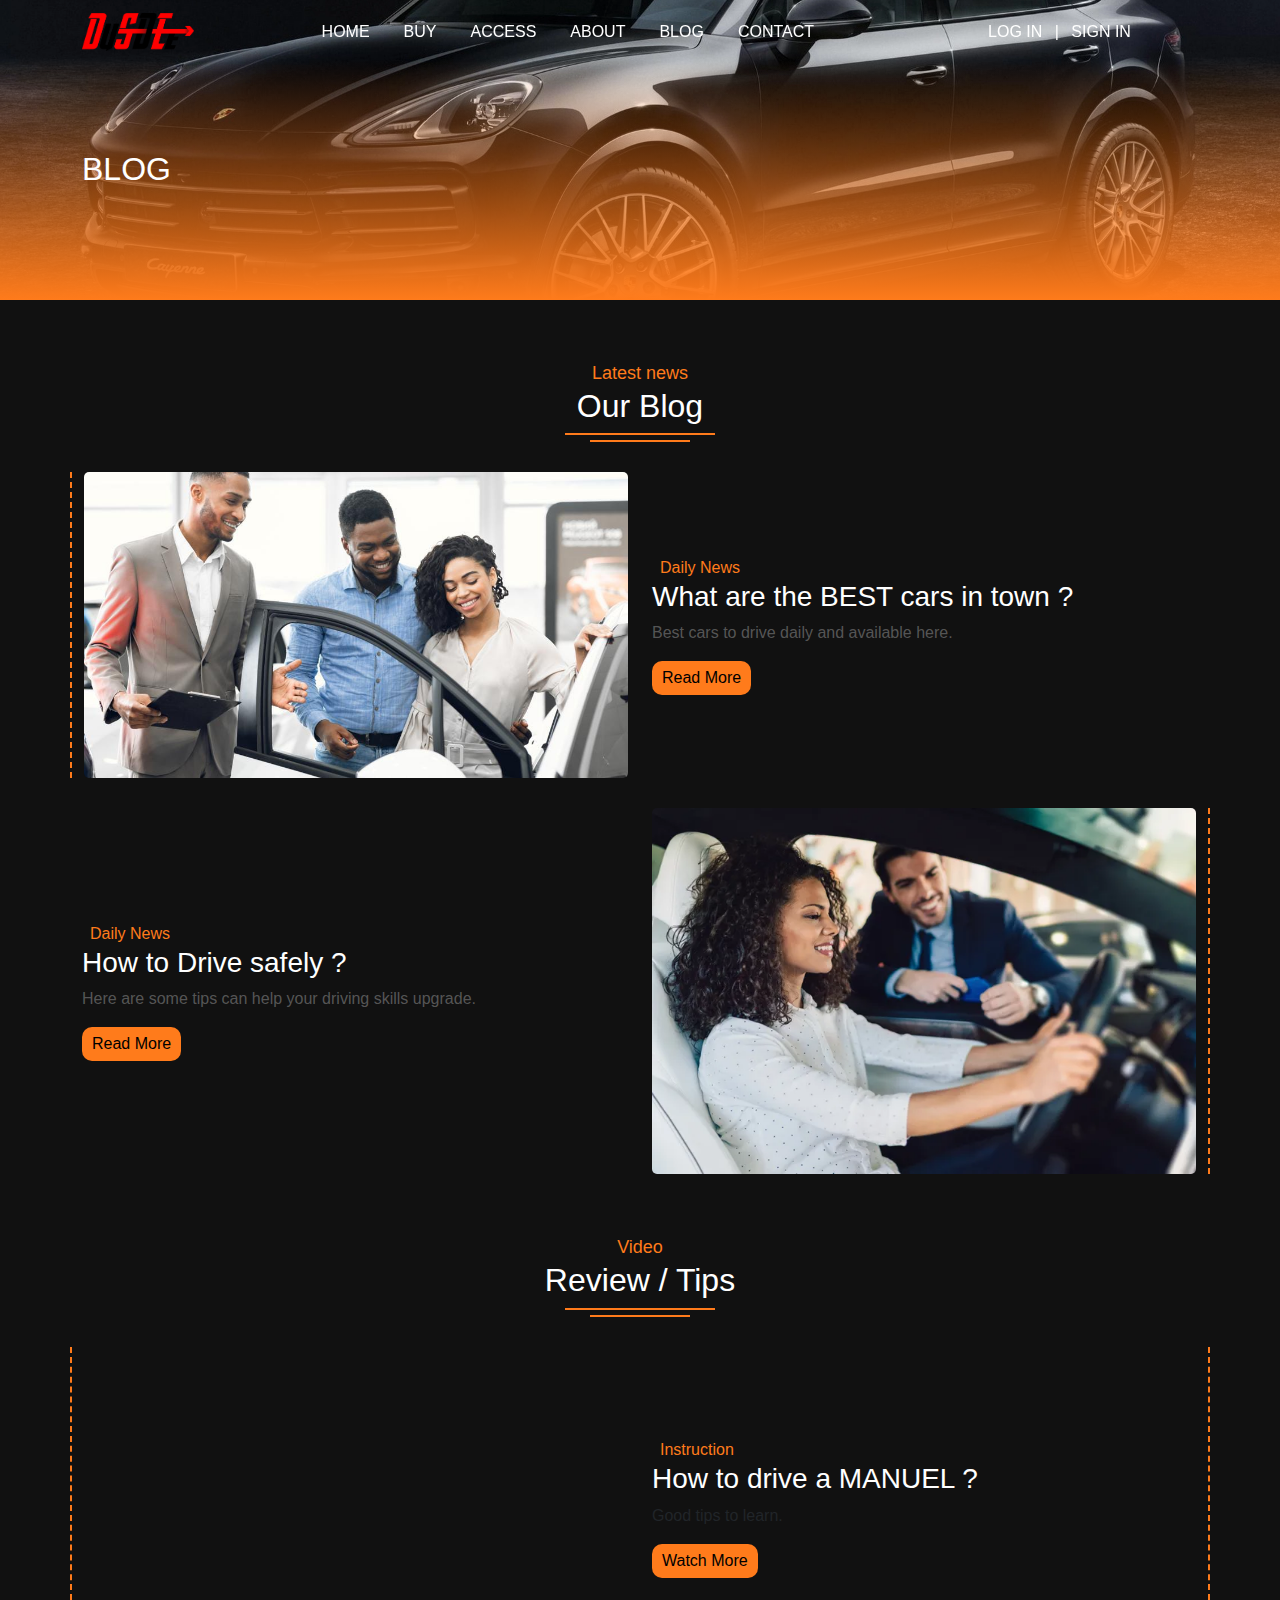
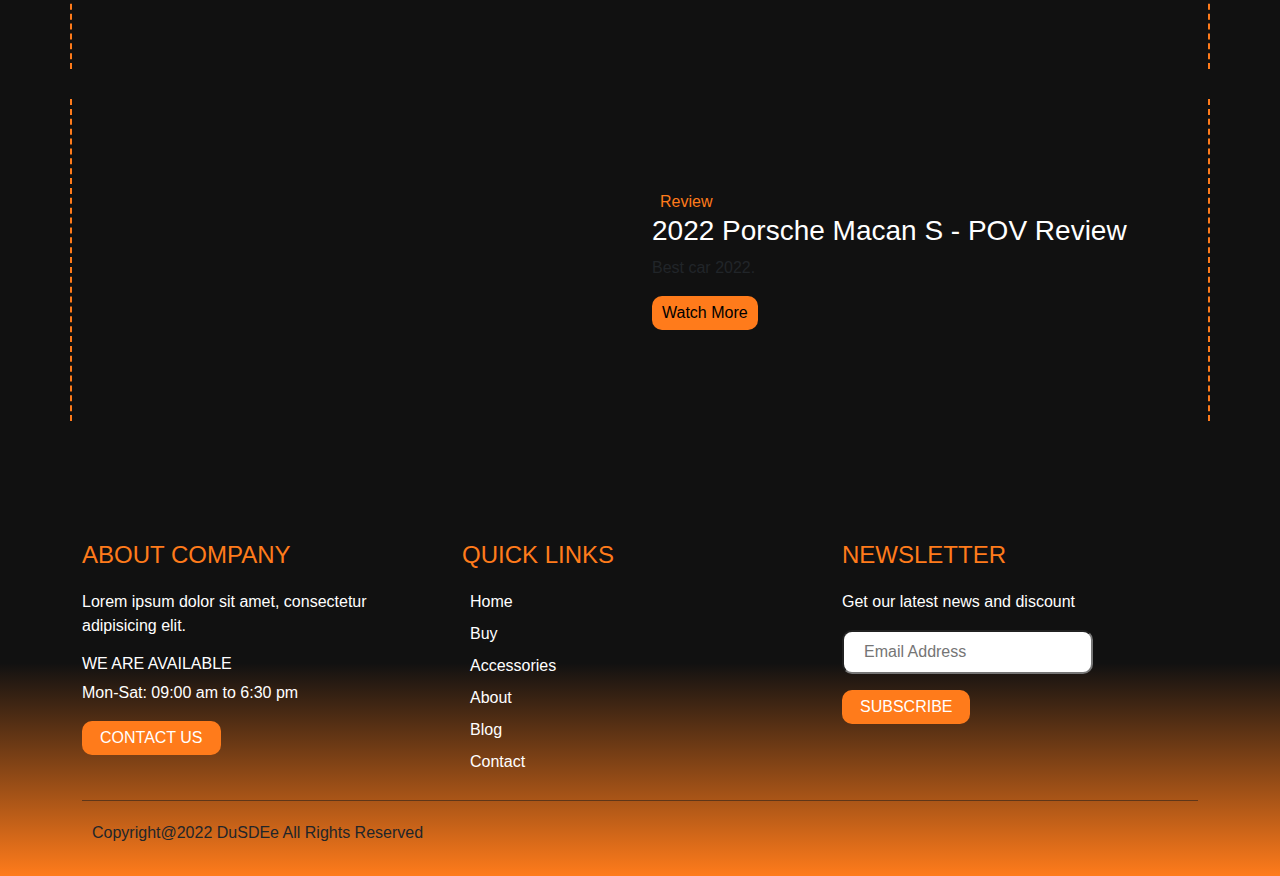
<file: blog.html>
<!DOCTYPE html>
<html lang="en">
    <head>
        <meta charset="UTF-8" />
        <meta http-equiv="X-UA-Compatible" content="IE=edge" />
        <meta name="viewport" content="width=device-width, initial-scale=1.0" />
        <title>Blog</title>
        <link
            rel="stylesheet"
            href="https://cdnjs.cloudflare.com/ajax/libs/font-awesome/6.3.0/css/all.min.css"
            integrity="sha512-SzlrxWUlpfuzQ+pcUCosxcglQRNAq/DZjVsC0lE40xsADsfeQoEypE+enwcOiGjk/bSuGGKHEyjSoQ1zVisanQ=="
            crossorigin="anonymous"
            referrerpolicy="no-referrer"
        />

        <!-- Css Bootstrap -->
        <link href="https://cdn.jsdelivr.net/npm/bootstrap@5.2.3/dist/css/bootstrap.min.css" rel="stylesheet" />
        <!-- Global css -->
        <link rel="stylesheet" href="css/style.css" />
        <link rel="stylesheet" href="css/blog.css" />
    </head>
    <body>
        <div class="header">
            <nav class="navbar navbar-expand-sm">
                <div class="container">
                    <a class="navbar-brand m-0" href="javascript:void(0)"><img class="" src="img/logo.png" alt="" /></a>
                    <button class="navbar-toggler" type="button" data-bs-toggle="collapse" data-bs-target="#mynavbar">
                        <span class="navbar-toggler-icon"></span>
                    </button>
                    <div class="menu collapse navbar-collapse" id="mynavbar">
                        <ul class="navbar-nav p-0 m-0">
                            <li class="nav-item">
                                <a class="nav-link" href="index.html"
                                    >HOME <span><i class="fa-solid fa-plus"></i></span
                                ></a>
                            </li>
                            <li class="nav-item">
                                <a class="nav-link" href="buy.html"
                                    >BUY <span><i class="fa-solid fa-plus"></i></span
                                ></a>
                                <div class="submenu">
                                    <ul>
                                        <li class="cate pb-2 d-flex align-items-center">
                                            <a class="submenu-link" href="">CATEGORIES</a><span><i class="fa-solid fa-angle-right ms-2"></i></span>
                                            <div class="submenu2">
                                                <ul>
                                                    <li class="pb-2"><a href="">SUV</a></li>
                                                    <li class="pb-2"><a href="">SEDAN</a></li>
                                                    <li class=""><a href="">USED</a></li>
                                                </ul>
                                            </div>
                                        </li>
                                        <li class="pb-2"><a class="submenu-link" href="">NEW</a></li>
                                        <li class=""><a class="submenu-link" href="">USED</a></li>
                                    </ul>
                                </div>
                            </li>
                            <li class="nav-item">
                                <a class="nav-link" href="access.html"
                                    >ACCESS<span><i class="fa-solid fa-plus"></i></span
                                ></a>
                            </li>

                            <li class="nav-item">
                                <a class="nav-link" href="about.html"
                                    >ABOUT <span><i class="fa-solid fa-plus"></i></span
                                ></a>
                            </li>
                            <li class="nav-item">
                                <a class="nav-link" href="blog.html"
                                    >BLOG <span><i class="fa-solid fa-plus"></i></span
                                ></a>
                            </li>
                            <li class="nav-item">
                                <a class="nav-link" href="contact.html"
                                    >CONTACT <span><i class="fa-solid fa-plus"></i></span
                                ></a>
                            </li>
                        </ul>
                        <div class="icon d-flex">
                            <div class="cart">
                                <a href="" class="cart_icon me-5"><i class="fa-solid fa-cart-shopping"></i></a>
                                <div class="cart_box">
                                    <p class="m-0">Your Cart Is Empty</p>
                                </div>
                            </div>
                            <div class="account">
                                <a href="">LOG IN</a>
                                <span class="me-2 ms-2">|</span>
                                <a href="">SIGN IN</a>
                            </div>
                        </div>
                    </div>
                </div>
            </nav>
        </div>
        <div class="head-banner">
            <div class="banner"><img src="img/banner/banner_1.webp" alt="" /></div>
            <div class="container">
                <h2>BLOG</h2>
            </div>
        </div>
        <div class="blog">
            <div class="container">
                <div class="title">
                    <p class="m-0">Latest news</p>
                    <h2>Our Blog</h2>
                    <div class="line1"></div>
                    <div class="line2"></div>
                </div>
                <div class="card">
                    <div class="row">
                        <div class="left col-lg-6"><img src="img/blog/blog_1.jpeg" alt="" /></div>
                        <div class="right col-lg-6">
                            <div class="content">
                                <div class="detail">
                                    <div class="text d-flex align-items-center">
                                        <i class="fa-solid fa-tags me-2"></i>
                                        <p class="m-0">Daily News</p>
                                    </div>
                                </div>
                                <div class="content-title"><h3>What are the BEST cars in town ?</h3></div>
                                <div class="content-subtitle"><p>Best cars to drive daily and available here.</p></div>
                                <button class="link">
                                    Read More <span><i class="fa-solid fa-arrow-right"></i></span>
                                </button>
                            </div>
                        </div>
                    </div>
                </div>
                <div class="card">
                    <div class="row flex-row-reverse">
                        <div class="left col-lg-6"><img src="img/blog/blog_2.webp" alt="" /></div>
                        <div class="right col-lg-6">
                            <div class="content">
                                <div class="detail">
                                    <div class="text d-flex align-items-center">
                                        <i class="fa-solid fa-tags me-2"></i>
                                        <p class="m-0">Daily News</p>
                                    </div>
                                </div>
                                <div class="content-title"><h3>How to Drive safely ?</h3></div>
                                <div class="content-subtitle"><p>Here are some tips can help your driving skills upgrade.</p></div>
                                <button class="link">
                                    Read More <span><i class="fa-solid fa-arrow-right"></i></span>
                                </button>
                            </div>
                        </div>
                    </div>
                </div>
            </div>
        </div>
        <div class="review">
            <div class="container">
                <div class="title">
                    <p class="m-0">Video</p>
                    <h2>Review / Tips</h2>
                    <div class="line1"></div>
                    <div class="line2"></div>
                </div>
                <div class="video">
                    <div class="row">
                        <div class="left col-lg-6">
                            <iframe
                                width="560"
                                height="315"
                                src="https://www.youtube.com/embed/PntTra6wJPE"
                                title="YouTube video player"
                                frameborder="0"
                                allow="accelerometer; autoplay; clipboard-write; encrypted-media; gyroscope; picture-in-picture; web-share"
                                allowfullscreen
                            ></iframe>
                        </div>
                        <div class="right col-lg-6">
                            <div class="content">
                                <div class="detail">
                                    <div class="text d-flex align-items-center">
                                        <i class="fa-solid fa-tags me-2"></i>
                                        <p class="m-0">Instruction</p>
                                    </div>
                                </div>
                                <div class="content-title"><h3>How to drive a MANUEL ?</h3></div>
                                <div class="content-subtitle"><p>Good tips to learn.</p></div>
                                <button class="link">
                                    Watch More <span><i class="fa-solid fa-arrow-right"></i></span>
                                </button>
                            </div>
                        </div>
                    </div>
                </div>
                <div class="video">
                    <div class="row">
                        <div class="left col-lg-6">
                            <iframe
                                width="560"
                                height="315"
                                src="https://www.youtube.com/embed/sn34wTC1zCY"
                                title="YouTube video player"
                                frameborder="0"
                                allow="accelerometer; autoplay; clipboard-write; encrypted-media; gyroscope; picture-in-picture; web-share"
                                allowfullscreen
                            ></iframe>
                        </div>
                        <div class="right col-lg-6">
                            <div class="content">
                                <div class="detail">
                                    <div class="text d-flex align-items-center">
                                        <i class="fa-solid fa-tags me-2"></i>
                                        <p class="m-0">Review</p>
                                    </div>
                                </div>
                                <div class="content-title"><h3>2022 Porsche Macan S - POV Review</h3></div>
                                <div class="content-subtitle"><p>Best car 2022.</p></div>
                                <button class="link">
                                    Watch More <span><i class="fa-solid fa-arrow-right"></i></span>
                                </button>
                            </div>
                        </div>
                    </div>
                </div>
            </div>
        </div>
        <div class="footer">
            <div class="container">
                <div class="top">
                    <div class="row">
                        <div class="col-md-6 col-lg-4">
                            <div class="title">
                                <h4>ABOUT COMPANY</h4>
                            </div>
                            <div class="content">
                                <p>Lorem ipsum dolor sit amet, consectetur adipisicing elit.</p>
                                <h6>WE ARE AVAILABLE</h6>
                                <p>Mon-Sat: 09:00 am to 6:30 pm</p>
                                <button>CONTACT US</button>
                            </div>
                        </div>
                        <div class="col-md-6 col-lg-4">
                            <div class="title">
                                <h4>QUICK LINKS</h4>
                            </div>
                            <div class="content">
                                <ul>
                                    <li>
                                        <a href="index.html"
                                            ><span><i class="fa-solid fa-arrow-right me-2"></i></span>Home</a
                                        >
                                    </li>
                                    <li>
                                        <a href="buy.html"
                                            ><span><i class="fa-solid fa-arrow-right me-2"></i></span>Buy</a
                                        >
                                    </li>
                                    <li>
                                        <a href="access.html"
                                            ><span><i class="fa-solid fa-arrow-right me-2"></i></span>Accessories</a
                                        >
                                    </li>

                                    <li>
                                        <a href="about.html"
                                            ><span><i class="fa-solid fa-arrow-right me-2"></i></span>About</a
                                        >
                                    </li>
                                    <li>
                                        <a href="blog.html"
                                            ><span><i class="fa-solid fa-arrow-right me-2"></i></span>Blog</a
                                        >
                                    </li>
                                    <li>
                                        <a href="contact.html"
                                            ><span><i class="fa-solid fa-arrow-right me-2"></i></span>Contact</a
                                        >
                                    </li>
                                </ul>
                            </div>
                        </div>
                        <div class="col-md-6 col-lg-4">
                            <div class="title">
                                <h4>NEWSLETTER</h4>
                            </div>
                            <div class="content">
                                <p>Get our latest news and discount</p>
                                <input type="text" placeholder="Email Address" />
                                <button>SUBSCRIBE</button>
                            </div>
                        </div>
                    </div>
                </div>
                <div class="bot">
                    <div class="left">
                        <p>Copyright@2022 DuSDEe All Rights Reserved</p>
                    </div>
                    <div class="right">
                        <i class="fa-brands fa-facebook"></i>
                        <i class="fa-brands fa-twitter"></i>
                        <i class="fa-brands fa-instagram"></i>
                    </div>
                </div>
            </div>
        </div>
        <!-- jquery -->
        <script src="https://ajax.googleapis.com/ajax/libs/jquery/3.6.3/jquery.min.js"></script>
        <!-- js bootstrap -->
        <script src="https://cdn.jsdelivr.net/npm/bootstrap@5.2.3/dist/js/bootstrap.bundle.min.js"></script>
        <script src="js/blog.js"></script>
    </body>
</html>
</file>
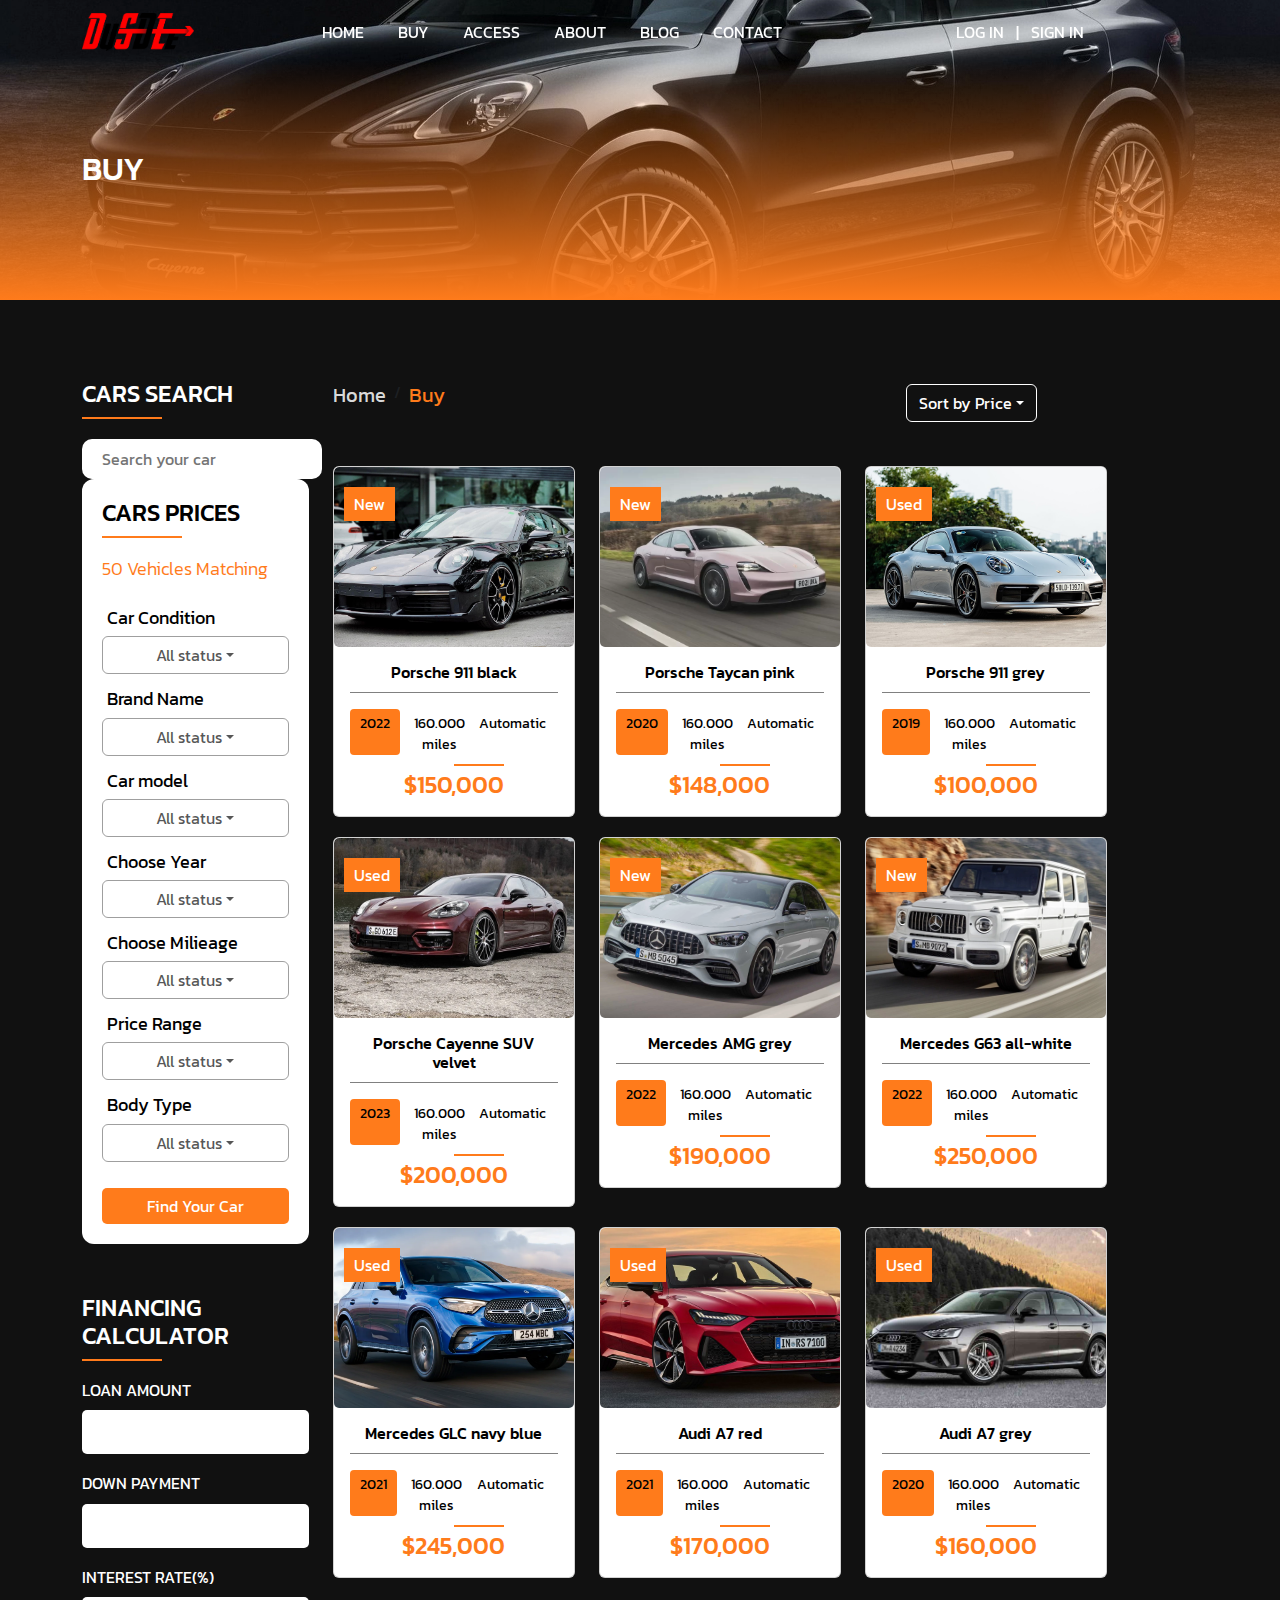
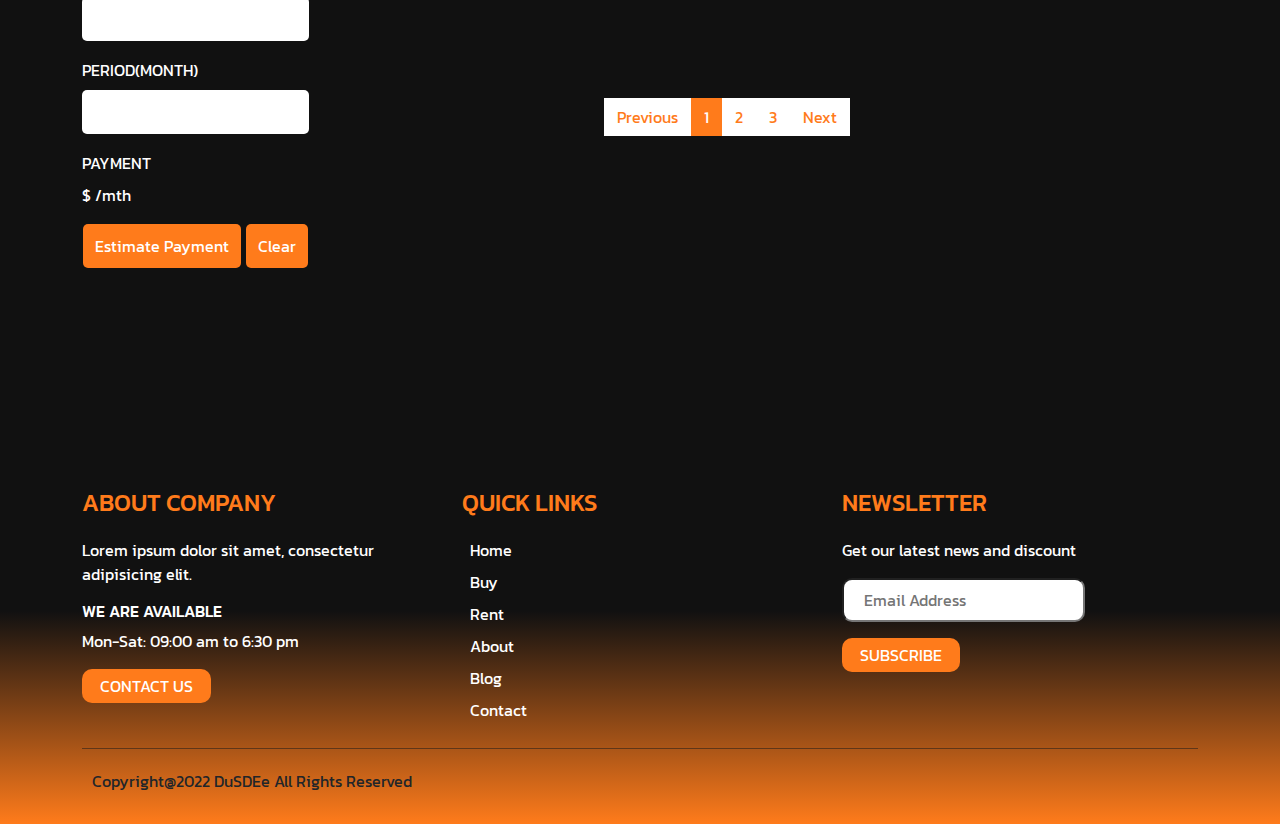
<file: buy.html>
<!DOCTYPE html>
<html lang="en">
    <head>
        <meta charset="UTF-8" />
        <meta http-equiv="X-UA-Compatible" content="IE=edge" />
        <meta name="viewport" content="width=device-width, initial-scale=1.0" />
        <title>Buy</title>
        <link href="https://fonts.googleapis.com/css2?family=Gajraj+One&family=Kanit:wght@300;400;500;600;700;800;900&display=swap" rel="stylesheet" />
        <!-- Font awesome -->
        <link
            rel="stylesheet"
            href="https://cdnjs.cloudflare.com/ajax/libs/font-awesome/6.3.0/css/all.min.css"
            integrity="sha512-SzlrxWUlpfuzQ+pcUCosxcglQRNAq/DZjVsC0lE40xsADsfeQoEypE+enwcOiGjk/bSuGGKHEyjSoQ1zVisanQ=="
            crossorigin="anonymous"
            referrerpolicy="no-referrer"
        />

        <!-- Css Bootstrap -->
        <link href="https://cdn.jsdelivr.net/npm/bootstrap@5.2.3/dist/css/bootstrap.min.css" rel="stylesheet" />
        <!-- Global css -->

        <link rel="stylesheet" href="css/buy.css" />
        <link rel="stylesheet" href="css/style.css" />
    </head>
    <body>
        <div class="header">
            <nav class="navbar navbar-expand-sm">
                <div class="container">
                    <a class="navbar-brand m-0" href="javascript:void(0)"><img class="" src="img/logo.png" alt="" /></a>
                    <button class="navbar-toggler" type="button" data-bs-toggle="collapse" data-bs-target="#mynavbar">
                        <span class="navbar-toggler-icon"></span>
                    </button>
                    <div class="menu collapse navbar-collapse" id="mynavbar">
                        <ul class="navbar-nav p-0 m-0">
                            <li class="nav-item">
                                <a class="nav-link" href="javascript:void(0)"
                                    >HOME <span><i class="fa-solid fa-plus"></i></span
                                ></a>
                            </li>
                            <li class="nav-item">
                                <a class="nav-link" href="buy.html"
                                    >BUY <span><i class="fa-solid fa-plus"></i></span
                                ></a>
                                <div class="submenu">
                                    <ul>
                                        <li class="cate pb-2 d-flex align-items-center">
                                            <a class="submenu-link" href="">CATEGORIES</a><span><i class="fa-solid fa-angle-right ms-2"></i></span>
                                            <div class="submenu2">
                                                <ul>
                                                    <li class="pb-2"><a href="">SUV</a></li>
                                                    <li class="pb-2"><a href="">SEDAN</a></li>
                                                    <li class=""><a href="">USED</a></li>
                                                </ul>
                                            </div>
                                        </li>
                                        <li class="pb-2"><a class="submenu-link" href="">NEW</a></li>
                                        <li class=""><a class="submenu-link" href="">USED</a></li>
                                    </ul>
                                </div>
                            </li>
                            <li class="nav-item">
                                <a class="nav-link" href="javascript:void(0)"
                                    >ACCESS<span><i class="fa-solid fa-plus"></i></span
                                ></a>
                            </li>

                            <li class="nav-item">
                                <a class="nav-link" href="javascript:void(0)"
                                    >ABOUT <span><i class="fa-solid fa-plus"></i></span
                                ></a>
                            </li>
                            <li class="nav-item">
                                <a class="nav-link" href="javascript:void(0)"
                                    >BLOG <span><i class="fa-solid fa-plus"></i></span
                                ></a>
                            </li>
                            <li class="nav-item">
                                <a class="nav-link" href="javascript:void(0)"
                                    >CONTACT <span><i class="fa-solid fa-plus"></i></span
                                ></a>
                            </li>
                        </ul>
                        <div class="icon d-flex">
                            <div class="cart">
                                <a href="" class="cart_icon me-5"><i class="fa-solid fa-cart-shopping"></i></a>
                                <div class="cart_box">
                                    <p class="m-0">Your Cart Is Empty</p>
                                </div>
                            </div>
                            <div class="account">
                                <a href="">LOG IN</a>
                                <span class="me-2 ms-2">|</span>
                                <a href="">SIGN IN</a>
                            </div>
                        </div>
                    </div>
                </div>
            </nav>
        </div>
        <div class="head-banner">
            <div class="banner"><img src="img/banner/banner_1.webp" alt="" /></div>
            <div class="container">
                <h2>BUY</h2>
            </div>
        </div>
        <div class="list">
            <div class="container">
                <div class="row">
                    <div class="filter col-lg-6">
                        <div class="search">
                            <div class="title">
                                <h4>CARS SEARCH</h4>
                            </div>
                            <div class="add d-flex align-items-center">
                                <input type="text" placeholder="Search your car" />
                                <span><i class="fa-solid fa-magnifying-glass"></i></span>
                            </div>
                        </div>
                        <div class="car-filter">
                            <div class="title">
                                <h4>CARS PRICES</h4>
                            </div>
                            <div class="subtitle">
                                <h5>50 Vehicles Matching</h5>
                            </div>
                            <div class="filter-box">
                                <div class="row">
                                    <div class="col-12">
                                        <div class="dropdown mb-3">
                                            <p>Car Condition</p>
                                            <button type="button" class="btn btn-primary dropdown-toggle" data-bs-toggle="dropdown">All status</button>
                                            <ul class="dropdown-menu">
                                                <li><a class="dropdown-item">All status</a></li>
                                                <li><a class="dropdown-item">New</a></li>
                                                <li><a class="dropdown-item">Like New</a></li>
                                                <li><a class="dropdown-item">Used</a></li>
                                            </ul>
                                        </div>
                                    </div>
                                    <div class="col-12">
                                        <div class="dropdown mb-3">
                                            <p>Brand Name</p>
                                            <button type="button" class="btn btn-primary dropdown-toggle" data-bs-toggle="dropdown">All status</button>
                                            <ul class="dropdown-menu">
                                                <li><a class="dropdown-item">All status</a></li>
                                                <li><a class="dropdown-item">Kia</a></li>
                                                <li><a class="dropdown-item">Toyota</a></li>
                                                <li><a class="dropdown-item">Mercedes</a></li>
                                            </ul>
                                        </div>
                                    </div>
                                    <div class="col-12">
                                        <div class="dropdown mb-3">
                                            <p>Car model</p>
                                            <button type="button" class="btn btn-primary dropdown-toggle" data-bs-toggle="dropdown">All status</button>
                                            <ul class="dropdown-menu">
                                                <li><a class="dropdown-item">All status</a></li>
                                                <li><a class="dropdown-item">New</a></li>
                                                <li><a class="dropdown-item">Like New</a></li>
                                                <li><a class="dropdown-item">Used</a></li>
                                            </ul>
                                        </div>
                                    </div>
                                    <div class="col-12">
                                        <div class="dropdown mb-3">
                                            <p>Choose Year</p>
                                            <button type="button" class="btn btn-primary dropdown-toggle" data-bs-toggle="dropdown">All status</button>
                                            <ul class="dropdown-menu">
                                                <li><a class="dropdown-item">2023</a></li>
                                                <li><a class="dropdown-item">2022</a></li>
                                                <li><a class="dropdown-item">2021</a></li>
                                                <li><a class="dropdown-item">2020</a></li>
                                            </ul>
                                        </div>
                                    </div>
                                    <div class="col-12">
                                        <div class="dropdown mb-3">
                                            <p>Choose Milieage</p>
                                            <button type="button" class="btn btn-primary dropdown-toggle" data-bs-toggle="dropdown">All status</button>
                                            <ul class="dropdown-menu">
                                                <li><a class="dropdown-item">20.000km</a></li>
                                                <li><a class="dropdown-item">10.000km</a></li>
                                                <li><a class="dropdown-item">5.000km</a></li>
                                            </ul>
                                        </div>
                                    </div>
                                    <div class="col-12">
                                        <div class="dropdown mb-3">
                                            <p>Price Range</p>
                                            <button type="button" class="btn btn-primary dropdown-toggle" data-bs-toggle="dropdown">All status</button>
                                            <ul class="dropdown-menu">
                                                <li><a class="dropdown-item">2000USD</a></li>
                                                <li><a class="dropdown-item">1500USD</a></li>
                                                <li><a class="dropdown-item">1000USD</a></li>
                                                <li><a class="dropdown-item">500USD</a></li>
                                            </ul>
                                        </div>
                                    </div>
                                    <div class="col-12">
                                        <div class="dropdown mb-3">
                                            <p>Body Type</p>
                                            <button type="button" class="btn btn-primary dropdown-toggle" data-bs-toggle="dropdown">All status</button>
                                            <ul class="dropdown-menu">
                                                <li><a class="dropdown-item">Sedan</a></li>
                                                <li><a class="dropdown-item">SUV</a></li>
                                                <li><a class="dropdown-item">Hatchback</a></li>
                                            </ul>
                                        </div>
                                    </div>
                                    <div class="find col-12">
                                        <button type="button">
                                            <span><i class="fa-solid fa-magnifying-glass"></i></span> Find Your Car
                                        </button>
                                    </div>
                                </div>
                            </div>
                        </div>
                        <div class="cal">
                            <div class="title">
                                <h4>FINANCING CALCULATOR</h4>
                            </div>
                            <div class="cal-detail">
                                <div class="cal-box">
                                    <h6>LOAN AMOUNT</h6>
                                    <input type="number" id="loan" />
                                </div>
                                <div class="cal-box">
                                    <h6>DOWN PAYMENT</h6>
                                    <input type="number" id="down" />
                                </div>
                                <div class="cal-box">
                                    <h6>INTEREST RATE(%)</h6>
                                    <input type="number" id="interest" />
                                </div>
                                <div class="cal-box">
                                    <h6>PERIOD(MONTH)</h6>
                                    <input type="number" id="period" />
                                </div>
                                <div class="cal-box">
                                    <h6>PAYMENT</h6>
                                    <div class="result">
                                        <p>$ <span></span> /mth</p>
                                    </div>
                                    <div class="btn d-flex">
                                        <button class="total">Estimate Payment</button>
                                        <button>Clear</button>
                                    </div>
                                </div>
                            </div>
                        </div>
                    </div>
                    <div class="list-product col-12 col-lg-6">
                        <div class="sort d-flex align-items-center justify-content-between">
                            <div class="left d-flex">
                                <ul class="breadcrumb">
                                    <li class="breadcrumb-item"><a href="#">Home</a></li>
                                    <li class="breadcrumb-item active"><a href="#">Buy</a></li>
                                </ul>
                            </div>
                            <div class="right d-flex align-items-center">
                                <div class="dropdown m-0">
                                    <button type="button" class="btn btn-primary dropdown-toggle" data-bs-toggle="dropdown">Sort by Price</button>
                                    <ul class="dropdown-menu">
                                        <li><a class="dropdown-item">Sort by Price</a></li>
                                        <li><a class="dropdown-item">Sort by Name</a></li>
                                        <li><a class="dropdown-item">Sort by Year</a></li>
                                    </ul>
                                </div>
                                <div class="icon">
                                    <i class="fa-solid fa-arrow-up"></i>
                                </div>
                                <div class="grid">
                                    <i class="grip fa-solid fa-grip active" dataid="#grip"></i>
                                    <i class="bar fa-solid fa-bars" dataid="#bar"></i>
                                </div>
                            </div>
                        </div>
                        <div class="product-card active" id="grip">
                            <div class="card-view active">
                                <div class="row pt-4" id="page-1"></div>
                            </div>
                            <div class="card-view">
                                <div class="row pt-4" id="page-2"></div>
                            </div>
                        </div>
                        <div class="product-card" id="bar">
                            <div class="col-12 col-lg-12">
                                <div class="card-bar">
                                    <div class="card-img-left">
                                        <img class="card-img" src="img/product/por/por_1.jpeg" alt="Card image" />
                                        <div class="card-hover d-flex justify-content-center align-items-center">
                                            <a href="detail.html"><i class="fa-solid fa-eye"></i></a>
                                        </div>
                                    </div>
                                    <div class="card-body-right">
                                        <h6 class="card-title">Porsche Macan SUV black</h6>
                                        <div class="card-subtitle align-items-center mt-3">
                                            <ul class="d-flex m-0">
                                                <li><p class="m-0">2022</p></li>
                                                <li><p class="m-0 mt-1">160.000 miles</p></li>
                                                <li><p class="m-0 mt-1">Automatic</p></li>
                                            </ul>
                                            <div class="price">
                                                <h4 class="m-0">$150,000</h4>
                                            </div>
                                        </div>
                                    </div>
                                    <div class="tag">
                                        <p class="m-0">New</p>
                                    </div>
                                </div>
                            </div>
                            <div class="col-12 col-lg-12">
                                <div class="card-bar">
                                    <div class="card-img-left">
                                        <img class="card-img" src="img/product/por/por_2.webp" alt="Card image" />
                                        <div class="card-hover d-flex justify-content-center align-items-center">
                                            <a href=""><i class="fa-solid fa-eye"></i></a>
                                        </div>
                                    </div>
                                    <div class="card-body-right">
                                        <h6 class="card-title">Porsche Macan SUV pink</h6>
                                        <div class="card-subtitle align-items-center mt-3">
                                            <ul class="d-flex m-0">
                                                <li><p class="m-0">2020</p></li>
                                                <li><p class="m-0 mt-1">160.000 miles</p></li>
                                                <li><p class="m-0 mt-1">Automatic</p></li>
                                            </ul>
                                            <div class="price">
                                                <h4 class="m-0">$148,000</h4>
                                            </div>
                                        </div>
                                    </div>
                                    <div class="tag">
                                        <p class="m-0">New</p>
                                    </div>
                                </div>
                            </div>
                            <div class="col-12 col-lg-12">
                                <div class="card-bar">
                                    <div class="card-img-left">
                                        <img class="card-img" src="img/product/por/por_3.jpeg" alt="Card image" />
                                        <div class="card-hover d-flex justify-content-center align-items-center">
                                            <a href=""><i class="fa-solid fa-eye"></i></a>
                                        </div>
                                    </div>
                                    <div class="card-body-right">
                                        <h6 class="card-title">Porsche Macan SUV grey</h6>
                                        <div class="card-subtitle align-items-center mt-3">
                                            <ul class="d-flex m-0">
                                                <li><p class="m-0">2019</p></li>
                                                <li><p class="m-0 mt-1">160.000 miles</p></li>
                                                <li><p class="m-0 mt-1">Automatic</p></li>
                                            </ul>
                                            <div class="price">
                                                <h4 class="m-0">$100,000</h4>
                                            </div>
                                        </div>
                                    </div>
                                    <div class="tag">
                                        <p class="m-0">Used</p>
                                    </div>
                                </div>
                            </div>
                            <div class="col-12 col-lg-12">
                                <div class="card-bar">
                                    <div class="card-img-left">
                                        <img class="card-img" src="img/product/por/por_4.jpeg" alt="Card image" />
                                        <div class="card-hover d-flex justify-content-center align-items-center">
                                            <a href=""><i class="fa-solid fa-eye"></i></a>
                                        </div>
                                    </div>
                                    <div class="card-body-right">
                                        <h6 class="card-title">Porsche Macan SUV velvet</h6>
                                        <div class="card-subtitle align-items-center mt-3">
                                            <ul class="d-flex m-0">
                                                <li><p class="m-0">2023</p></li>
                                                <li><p class="m-0 mt-1">160.000 miles</p></li>
                                                <li><p class="m-0 mt-1">Automatic</p></li>
                                            </ul>
                                            <div class="price">
                                                <h4 class="m-0">$200,000</h4>
                                            </div>
                                        </div>
                                    </div>
                                    <div class="tag">
                                        <p class="m-0">Used</p>
                                    </div>
                                </div>
                            </div>
                        </div>
                        <div class="page">
                            <ul class="pagination">
                                <li class=""><a class="page-link" href="#">Previous</a></li>
                                <li class="active"><a class="page-link" href="#" dataid="#page-1">1</a></li>
                                <li class=""><a class="page-link" href="#" dataid="#page-2">2</a></li>
                                <li class=""><a class="page-link" href="#" dataid="#page-3">3</a></li>
                                <li class=""><a class="page-link" href="#">Next</a></li>
                            </ul>
                        </div>
                    </div>
                </div>
            </div>
        </div>
        <div class="footer">
            <div class="container">
                <div class="top">
                    <div class="row">
                        <div class="col-md-6 col-lg-4">
                            <div class="title">
                                <h4>ABOUT COMPANY</h4>
                            </div>
                            <div class="content">
                                <p>Lorem ipsum dolor sit amet, consectetur adipisicing elit.</p>
                                <h6>WE ARE AVAILABLE</h6>
                                <p>Mon-Sat: 09:00 am to 6:30 pm</p>
                                <button>CONTACT US</button>
                            </div>
                        </div>
                        <div class="col-md-6 col-lg-4">
                            <div class="title">
                                <h4>QUICK LINKS</h4>
                            </div>
                            <div class="content">
                                <ul>
                                    <li>
                                        <a href=""
                                            ><span><i class="fa-solid fa-arrow-right me-2"></i></span>Home</a
                                        >
                                    </li>
                                    <li>
                                        <a href=""
                                            ><span><i class="fa-solid fa-arrow-right me-2"></i></span>Buy</a
                                        >
                                    </li>
                                    <li>
                                        <a href=""
                                            ><span><i class="fa-solid fa-arrow-right me-2"></i></span>Rent</a
                                        >
                                    </li>

                                    <li>
                                        <a href=""
                                            ><span><i class="fa-solid fa-arrow-right me-2"></i></span>About</a
                                        >
                                    </li>
                                    <li>
                                        <a href=""
                                            ><span><i class="fa-solid fa-arrow-right me-2"></i></span>Blog</a
                                        >
                                    </li>
                                    <li>
                                        <a href=""
                                            ><span><i class="fa-solid fa-arrow-right me-2"></i></span>Contact</a
                                        >
                                    </li>
                                </ul>
                            </div>
                        </div>
                        <div class="col-md-6 col-lg-4">
                            <div class="title">
                                <h4>NEWSLETTER</h4>
                            </div>
                            <div class="content">
                                <p>Get our latest news and discount</p>
                                <input type="text" placeholder="Email Address" />
                                <button>SUBSCRIBE</button>
                            </div>
                        </div>
                    </div>
                </div>
                <div class="bot">
                    <div class="left">
                        <p>Copyright@2022 DuSDEe All Rights Reserved</p>
                    </div>
                    <div class="right">
                        <i class="fa-brands fa-facebook"></i>
                        <i class="fa-brands fa-twitter"></i>
                        <i class="fa-brands fa-instagram"></i>
                    </div>
                </div>
            </div>
        </div>
        <!-- jquery -->
        <script src="https://ajax.googleapis.com/ajax/libs/jquery/3.6.3/jquery.min.js"></script>
        <!-- js bootstrap -->
        <script src="https://cdn.jsdelivr.net/npm/bootstrap@5.2.3/dist/js/bootstrap.bundle.min.js"></script>
        <script src="js/buy.js"></script>
    </body>
</html>
</file>
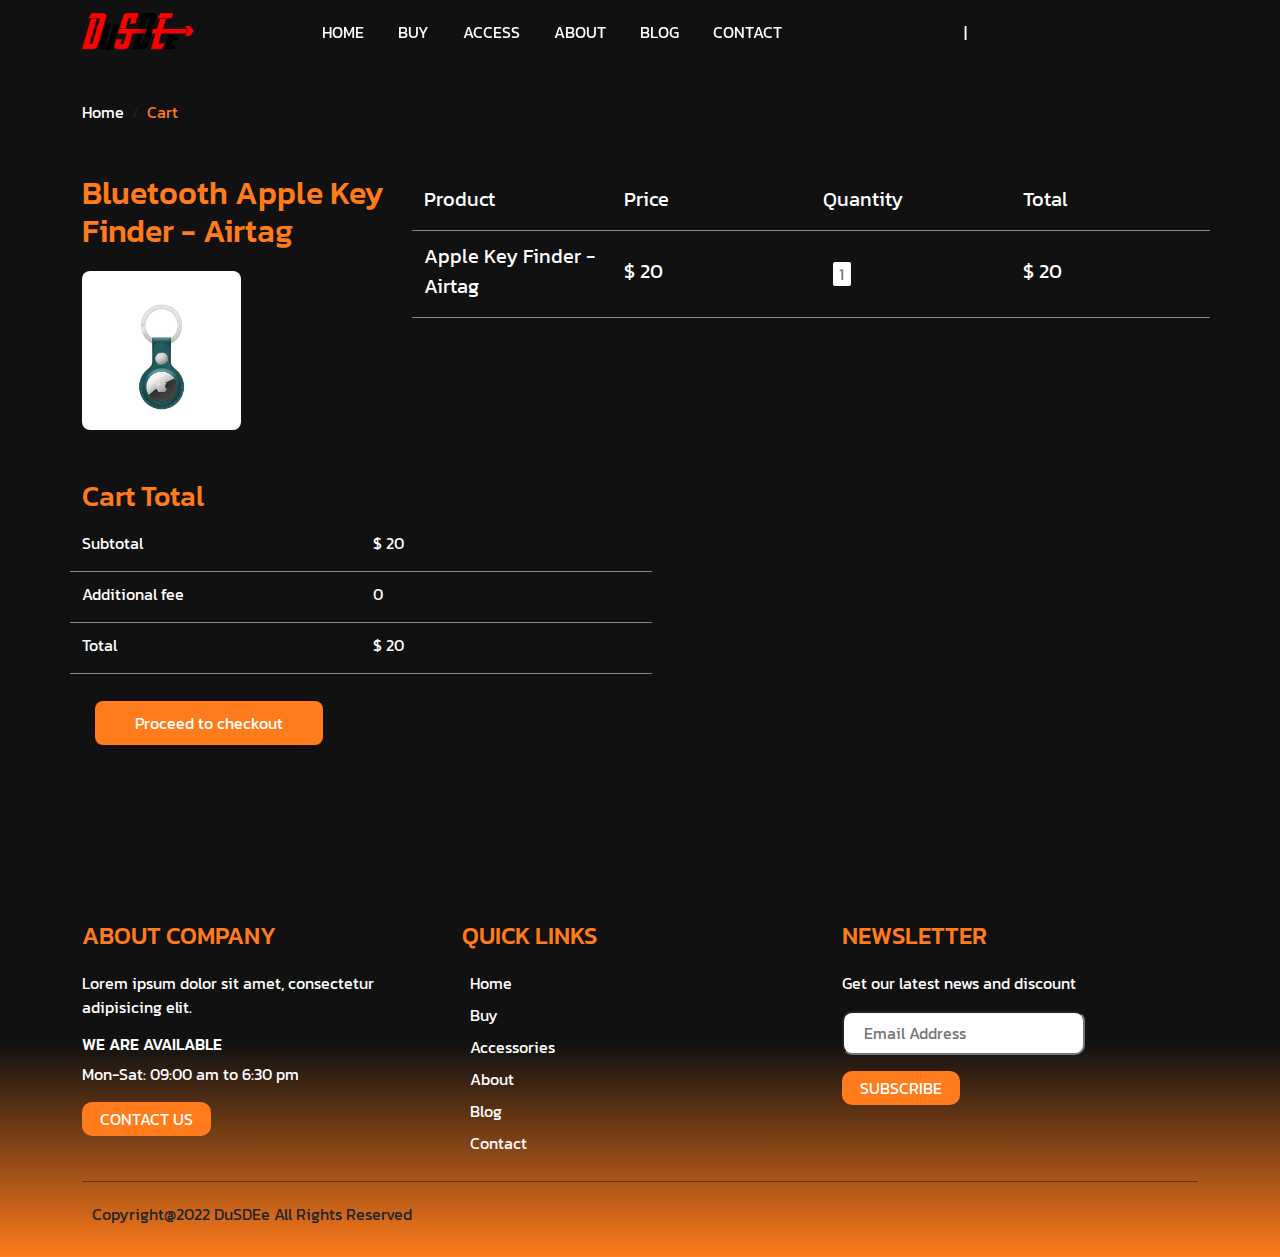
<file: cart.html>
<!DOCTYPE html>
<html lang="en">
    <head>
        <meta charset="UTF-8" />
        <meta http-equiv="X-UA-Compatible" content="IE=edge" />
        <meta name="viewport" content="width=device-width, initial-scale=1.0" />
        <title>Cart</title>
        <link href="https://fonts.googleapis.com/css2?family=Gajraj+One&family=Kanit:wght@300;400;500;600;700;800;900&display=swap" rel="stylesheet" />
        <!-- Font awesome -->
        <link
            rel="stylesheet"
            href="https://cdnjs.cloudflare.com/ajax/libs/font-awesome/6.3.0/css/all.min.css"
            integrity="sha512-SzlrxWUlpfuzQ+pcUCosxcglQRNAq/DZjVsC0lE40xsADsfeQoEypE+enwcOiGjk/bSuGGKHEyjSoQ1zVisanQ=="
            crossorigin="anonymous"
            referrerpolicy="no-referrer"
        />

        <!-- Css Bootstrap -->
        <link href="https://cdn.jsdelivr.net/npm/bootstrap@5.2.3/dist/css/bootstrap.min.css" rel="stylesheet" />
        <!-- Global css -->
        <link rel="stylesheet" href="css/style.css" />
        <link rel="stylesheet" href="css/cart.css" />
    </head>

    <body>
        <div class="header">
            <nav class="navbar navbar-expand-sm">
                <div class="container">
                    <a class="navbar-brand m-0" href="javascript:void(0)"><img class="" src="img/logo.png" alt="" /></a>
                    <button class="navbar-toggler" type="button" data-bs-toggle="collapse" data-bs-target="#mynavbar">
                        <span class="navbar-toggler-icon"></span>
                    </button>
                    <div class="menu collapse navbar-collapse" id="mynavbar">
                        <ul class="navbar-nav p-0 m-0">
                            <li class="nav-item">
                                <a class="nav-link" href="index.html"
                                    >HOME <span><i class="fa-solid fa-plus"></i></span
                                ></a>
                            </li>
                            <li class="nav-item">
                                <a class="nav-link" href="buy.html"
                                    >BUY <span><i class="fa-solid fa-plus"></i></span
                                ></a>
                                <div class="submenu">
                                    <ul>
                                        <li class="cate pb-2 d-flex align-items-center">
                                            <a class="submenu-link" href="">CATEGORIES</a><span><i class="fa-solid fa-angle-right ms-2"></i></span>
                                            <div class="submenu2">
                                                <ul>
                                                    <li class="pb-2"><a href="">SUV</a></li>
                                                    <li class="pb-2"><a href="">SEDAN</a></li>
                                                    <li class=""><a href="">USED</a></li>
                                                </ul>
                                            </div>
                                        </li>
                                        <li class="pb-2"><a class="submenu-link" href="">NEW</a></li>
                                        <li class=""><a class="submenu-link" href="">USED</a></li>
                                    </ul>
                                </div>
                            </li>
                            <li class="nav-item">
                                <a class="nav-link" href="access.html"
                                    >ACCESS <span><i class="fa-solid fa-plus"></i></span
                                ></a>
                            </li>

                            <li class="nav-item">
                                <a class="nav-link" href="about.html"
                                    >ABOUT <span><i class="fa-solid fa-plus"></i></span
                                ></a>
                            </li>
                            <li class="nav-item">
                                <a class="nav-link" href="blog.html"
                                    >BLOG <span><i class="fa-solid fa-plus"></i></span
                                ></a>
                            </li>
                            <li class="nav-item">
                                <a class="nav-link" href="contact.html"
                                    >CONTACT <span><i class="fa-solid fa-plus"></i></span
                                ></a>
                            </li>
                        </ul>
                        <div class="icon d-flex">
                            <div class="cart">
                                <a href="cart.html" class="cart_icon me-5"><i class="fa-solid fa-cart-shopping"></i></a>
                                <div class="cart_box2">
                                    <div class="img"><img src="img/accessdetail/ad_1.jpeg" alt="" /></div>
                                    <div class="text">
                                        <div class="name"><p class="m-0">Bluetooth Apple Key Finder</p></div>
                                        <div class="total d-flex justify-content-between">
                                            <div class="amount">
                                                <p class="m-0">amount: 1</p>
                                            </div>
                                            <div class="price">
                                                <p class="m-0">$20</p>
                                            </div>
                                        </div>
                                    </div>
                                </div>
                                <div class="circle">1</div>
                            </div>
                            <div class="account">
                                <a href=""><i class="fa-solid fa-user"></i></a>
                                <span class="me-2 ms-2">|</span>
                                <a href=""><i class="fa-solid fa-right-from-bracket"></i></a>
                            </div>
                        </div>
                    </div>
                </div>
            </nav>
        </div>
        <div class="cart-view">
            <div class="container">
                <div class="crumb">
                    <ul class="breadcrumb">
                        <li class="breadcrumb-item"><a href="#">Home</a></li>
                        <li class="breadcrumb-item active"><a href="#">Cart</a></li>
                    </ul>
                </div>
                <div class="row">
                    <div class="left col-lg-6">
                        <div class="title">
                            <h2>Bluetooth Apple Key Finder - Airtag</h2>
                        </div>
                        <div class="cart-img">
                            <img src="img/accessdetail/ad_1.jpeg" alt="" />
                        </div>
                    </div>
                    <div class="right col-lg-6">
                        <div class="cate">
                            <div class="row">
                                <div class="col-3">
                                    <p>Product</p>
                                </div>
                                <div class="col-3">
                                    <p>Price</p>
                                </div>
                                <div class="col-3">
                                    <p>Quantity</p>
                                </div>
                                <div class="col-3">
                                    <p>Total</p>
                                </div>
                            </div>
                            <div class="row">
                                <div class="col-3">
                                    <p>Apple Key Finder - Airtag</p>
                                </div>
                                <div class="col-3 d-flex align-items-center">
                                    <div class="price">
                                        <p>$ <span>20</span></p>
                                        <div class="pricecore" style="display: none">20</div>
                                    </div>
                                </div>
                                <div class="col-3 d-flex align-items-center">
                                    <div class="add">
                                        <div class="icon" type="minus"><i class="fa-solid fa-minus"></i></div>
                                        <input type="text" placeholder="1" />
                                        <div class="icon" type="plus"><i class="fa-solid fa-plus"></i></div>
                                    </div>
                                </div>
                                <div class="col-3 d-flex align-items-center">
                                    <div class="sum">
                                        <p>
                                            $ <span>20</span> <span><i class="ms-5 fa-solid fa-trash-can"></i></span>
                                        </p>
                                    </div>
                                </div>
                            </div>
                        </div>
                    </div>
                </div>
                <div class="total">
                    <div class="title">
                        <h3>Cart Total</h3>
                    </div>
                    <div class="price">
                        <div class="row">
                            <div class="col-6">
                                <p>Subtotal</p>
                            </div>
                            <div class="sub col-6">
                                <p>$ 20</p>
                            </div>
                        </div>
                        <div class="row">
                            <div class="col-6">
                                <p>Additional fee</p>
                            </div>
                            <div class="col-6">
                                <p>0</p>
                            </div>
                        </div>
                        <div class="row">
                            <div class="col-6">
                                <p>Total</p>
                            </div>
                            <div class="totalall col-6">
                                <p>$ 20</p>
                            </div>
                        </div>
                        <div class="btn">
                            <button><a href="checkout.html">Proceed to checkout</a></button>
                        </div>
                    </div>
                </div>
            </div>
        </div>
        <div class="footer">
            <div class="container">
                <div class="top">
                    <div class="row">
                        <div class="col-md-6 col-lg-4">
                            <div class="title">
                                <h4>ABOUT COMPANY</h4>
                            </div>
                            <div class="content">
                                <p>Lorem ipsum dolor sit amet, consectetur adipisicing elit.</p>
                                <h6>WE ARE AVAILABLE</h6>
                                <p>Mon-Sat: 09:00 am to 6:30 pm</p>
                                <button>CONTACT US</button>
                            </div>
                        </div>
                        <div class="col-md-6 col-lg-4">
                            <div class="title">
                                <h4>QUICK LINKS</h4>
                            </div>
                            <div class="content">
                                <ul>
                                    <li>
                                        <a href=""
                                            ><span><i class="fa-solid fa-arrow-right me-2"></i></span>Home</a
                                        >
                                    </li>
                                    <li>
                                        <a href=""
                                            ><span><i class="fa-solid fa-arrow-right me-2"></i></span>Buy</a
                                        >
                                    </li>
                                    <li>
                                        <a href=""
                                            ><span><i class="fa-solid fa-arrow-right me-2"></i></span>Accessories</a
                                        >
                                    </li>

                                    <li>
                                        <a href=""
                                            ><span><i class="fa-solid fa-arrow-right me-2"></i></span>About</a
                                        >
                                    </li>
                                    <li>
                                        <a href=""
                                            ><span><i class="fa-solid fa-arrow-right me-2"></i></span>Blog</a
                                        >
                                    </li>
                                    <li>
                                        <a href=""
                                            ><span><i class="fa-solid fa-arrow-right me-2"></i></span>Contact</a
                                        >
                                    </li>
                                </ul>
                            </div>
                        </div>
                        <div class="col-md-6 col-lg-4">
                            <div class="title">
                                <h4>NEWSLETTER</h4>
                            </div>
                            <div class="content">
                                <p>Get our latest news and discount</p>
                                <input type="text" placeholder="Email Address" />
                                <button>SUBSCRIBE</button>
                            </div>
                        </div>
                    </div>
                </div>
                <div class="bot">
                    <div class="left">
                        <p>Copyright@2022 DuSDEe All Rights Reserved</p>
                    </div>
                    <div class="right">
                        <i class="fa-brands fa-facebook"></i>
                        <i class="fa-brands fa-twitter"></i>
                        <i class="fa-brands fa-instagram"></i>
                    </div>
                </div>
            </div>
        </div>
        <!-- jquery -->
        <script src="https://ajax.googleapis.com/ajax/libs/jquery/3.6.3/jquery.min.js"></script>
        <!-- js bootstrap -->
        <script src="https://cdn.jsdelivr.net/npm/bootstrap@5.2.3/dist/js/bootstrap.bundle.min.js"></script>
        <script src="js/cart.js"></script>
    </body>
</html>
</file>
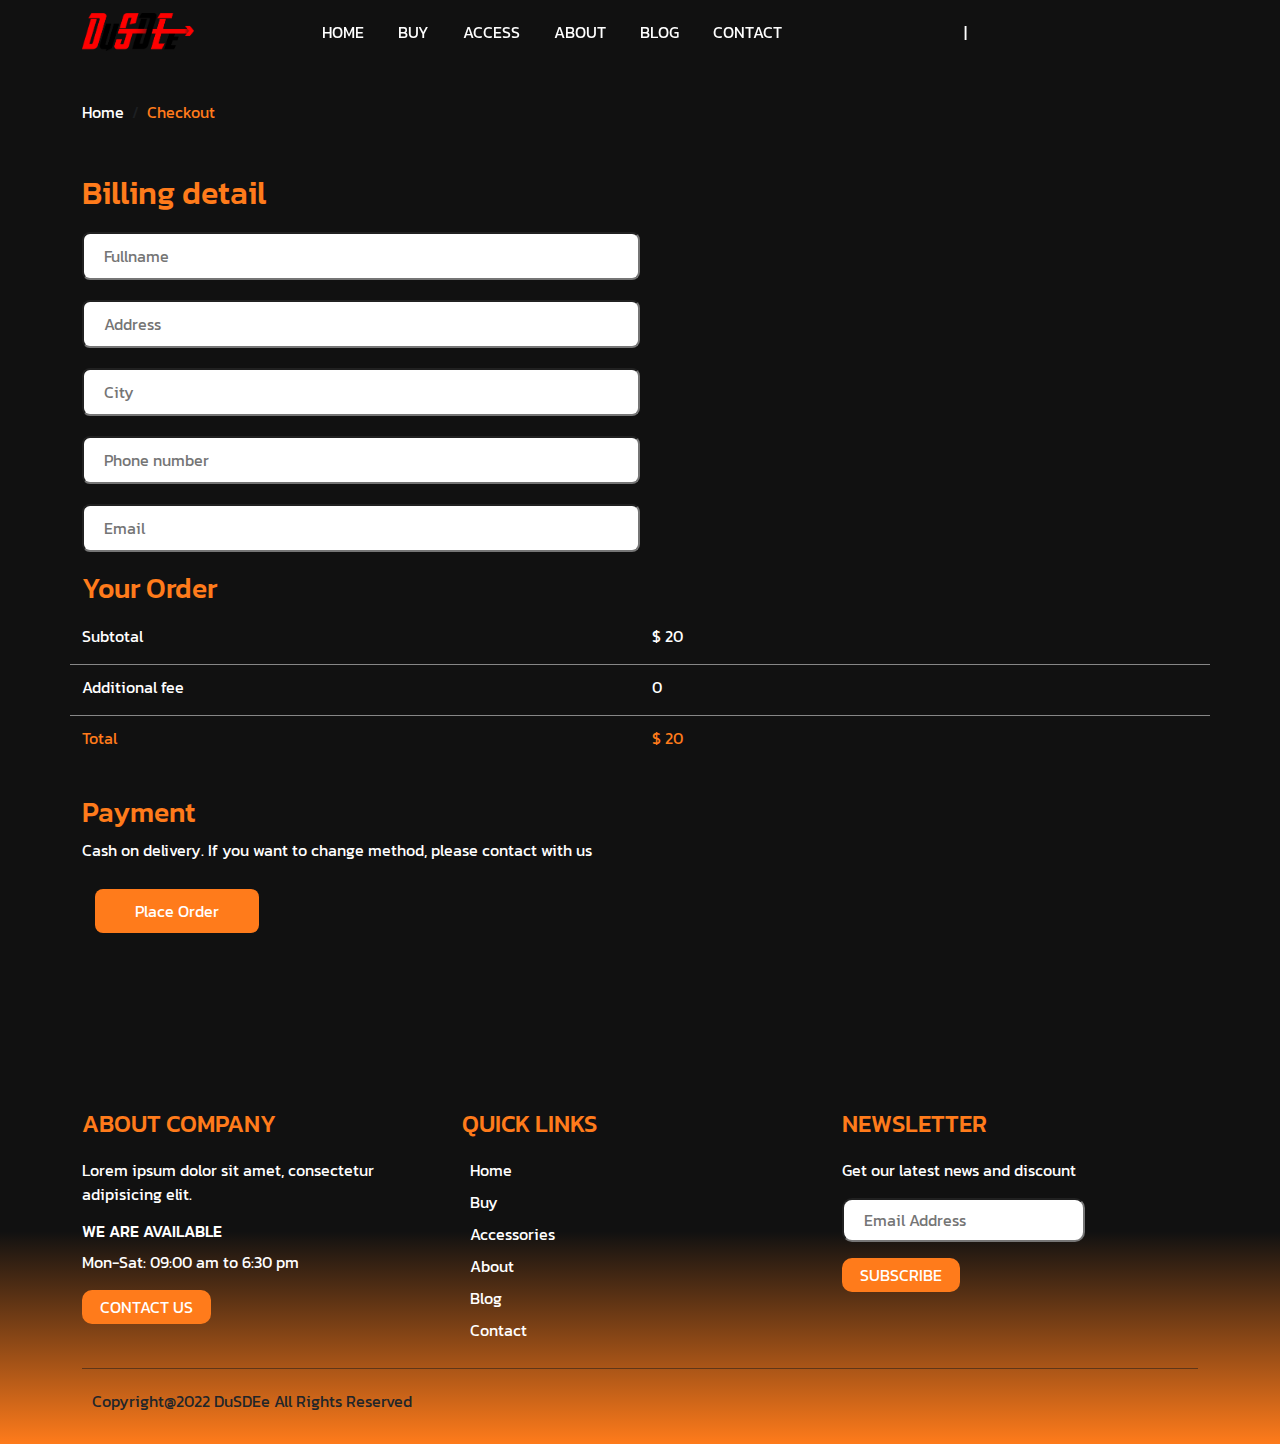
<file: checkout.html>
<!DOCTYPE html>
<html lang="en">
    <head>
        <meta charset="UTF-8" />
        <meta http-equiv="X-UA-Compatible" content="IE=edge" />
        <meta name="viewport" content="width=device-width, initial-scale=1.0" />
        <title>Checkout</title>
        <link href="https://fonts.googleapis.com/css2?family=Gajraj+One&family=Kanit:wght@300;400;500;600;700;800;900&display=swap" rel="stylesheet" />
        <!-- Font awesome -->
        <link
            rel="stylesheet"
            href="https://cdnjs.cloudflare.com/ajax/libs/font-awesome/6.3.0/css/all.min.css"
            integrity="sha512-SzlrxWUlpfuzQ+pcUCosxcglQRNAq/DZjVsC0lE40xsADsfeQoEypE+enwcOiGjk/bSuGGKHEyjSoQ1zVisanQ=="
            crossorigin="anonymous"
            referrerpolicy="no-referrer"
        />

        <!-- Css Bootstrap -->
        <link href="https://cdn.jsdelivr.net/npm/bootstrap@5.2.3/dist/css/bootstrap.min.css" rel="stylesheet" />
        <!-- Global css -->
        <link rel="stylesheet" href="css/style.css" />
        <link rel="stylesheet" href="css/checkout.css" />
    </head>
    <body>
        <div class="header">
            <nav class="navbar navbar-expand-sm">
                <div class="container">
                    <a class="navbar-brand m-0" href="javascript:void(0)"><img class="" src="img/logo.png" alt="" /></a>
                    <button class="navbar-toggler" type="button" data-bs-toggle="collapse" data-bs-target="#mynavbar">
                        <span class="navbar-toggler-icon"></span>
                    </button>
                    <div class="menu collapse navbar-collapse" id="mynavbar">
                        <ul class="navbar-nav p-0 m-0">
                            <li class="nav-item">
                                <a class="nav-link" href="javascript:void(0)"
                                    >HOME <span><i class="fa-solid fa-plus"></i></span
                                ></a>
                            </li>
                            <li class="nav-item">
                                <a class="nav-link" href="buy.html"
                                    >BUY <span><i class="fa-solid fa-plus"></i></span
                                ></a>
                                <div class="submenu">
                                    <ul>
                                        <li class="cate pb-2 d-flex align-items-center">
                                            <a class="submenu-link" href="">CATEGORIES</a><span><i class="fa-solid fa-angle-right ms-2"></i></span>
                                            <div class="submenu2">
                                                <ul>
                                                    <li class="pb-2"><a href="">SUV</a></li>
                                                    <li class="pb-2"><a href="">SEDAN</a></li>
                                                    <li class=""><a href="">USED</a></li>
                                                </ul>
                                            </div>
                                        </li>
                                        <li class="pb-2"><a class="submenu-link" href="">NEW</a></li>
                                        <li class=""><a class="submenu-link" href="">USED</a></li>
                                    </ul>
                                </div>
                            </li>
                            <li class="nav-item">
                                <a class="nav-link" href="javascript:void(0)"
                                    >ACCESS <span><i class="fa-solid fa-plus"></i></span
                                ></a>
                            </li>

                            <li class="nav-item">
                                <a class="nav-link" href="javascript:void(0)"
                                    >ABOUT <span><i class="fa-solid fa-plus"></i></span
                                ></a>
                            </li>
                            <li class="nav-item">
                                <a class="nav-link" href="javascript:void(0)"
                                    >BLOG <span><i class="fa-solid fa-plus"></i></span
                                ></a>
                            </li>
                            <li class="nav-item">
                                <a class="nav-link" href="javascript:void(0)"
                                    >CONTACT <span><i class="fa-solid fa-plus"></i></span
                                ></a>
                            </li>
                        </ul>
                        <div class="icon d-flex">
                            <div class="cart">
                                <a href="cart.html" class="cart_icon me-5"><i class="fa-solid fa-cart-shopping"></i></a>
                                <!-- <div class="cart_box2">
                                    <div class="img"><img src="img/accessdetail/ad_1.jpeg" alt="" /></div>
                                    <div class="text">
                                        <div class="name"><p class="m-0">Bluetooth Apple Key Finder</p></div>
                                        <div class="total d-flex justify-content-between">
                                            <div class="amount">
                                                <p class="m-0">amount: 1</p>
                                            </div>
                                            <div class="price">
                                                <p class="m-0">$20</p>
                                            </div>
                                        </div>
                                    </div>
                                </div>
                                <div class="circle">1</div> -->
                            </div>
                            <div class="account">
                                <a href=""><i class="fa-solid fa-user"></i></a>
                                <span class="me-2 ms-2">|</span>
                                <a href=""><i class="fa-solid fa-right-from-bracket"></i></a>
                            </div>
                        </div>
                    </div>
                </div>
            </nav>
        </div>
        <div class="checkout">
            <div class="container">
                <div class="crumb">
                    <ul class="breadcrumb">
                        <li class="breadcrumb-item"><a href="#">Home</a></li>
                        <li class="breadcrumb-item active"><a href="#">Checkout</a></li>
                    </ul>
                </div>
            </div>
        </div>
        <div class="detail">
            <div class="container">
                <div class="title">
                    <h2>Billing detail</h2>
                </div>
                <div class="form">
                    <form class="bill-form">
                        <div class="info">
                            <input class="name" type="text" placeholder="Fullname" required />
                            <input class="address" type="text" placeholder="Address" required />
                            <input class="city" type="text" placeholder="City" required />
                            <input class="phone" type="number" placeholder="Phone number" required />
                            <input class="email" type="email" placeholder="Email" required />
                        </div>
                        <div class="total">
                            <div class="title">
                                <h3>Your Order</h3>
                            </div>
                            <div class="price">
                                <div class="row">
                                    <div class="col-6">
                                        <p>Subtotal</p>
                                    </div>
                                    <div class="sub col-6">
                                        <p>$ 20</p>
                                    </div>
                                </div>
                                <div class="row">
                                    <div class="col-6">
                                        <p>Additional fee</p>
                                    </div>
                                    <div class="col-6">
                                        <p>0</p>
                                    </div>
                                </div>
                                <div class="row">
                                    <div class="col-6">
                                        <p>Total</p>
                                    </div>
                                    <div class="totalall col-6">
                                        <p>$ 20</p>
                                    </div>
                                </div>
                            </div>
                        </div>
                        <div class="pay">
                            <div class="title">
                                <h3>Payment</h3>
                            </div>
                            <div class="text">
                                <p class="m-0">Cash on delivery. If you want to change method, please contact with us</p>
                            </div>
                        </div>
                        <div class="btn">
                            <button><a>Place Order</a></button>
                        </div>
                    </form>
                </div>
            </div>
        </div>
        <div class="popup">
            <div class="popup-content">
                <i class="fa-solid fa-circle-check"></i>
                <div class="text">
                    <h1>Order Successful!</h1>
                    <h4>Thank you for your choice.</h4>
                    <div class="btn">
                        <button><a href="index.html">Back to home page</a></button>
                    </div>
                </div>
                <img class="m-0" src="img/car_form.png" alt="" />
            </div>
        </div>
        <div class="footer">
            <div class="container">
                <div class="top">
                    <div class="row">
                        <div class="col-md-6 col-lg-4">
                            <div class="title">
                                <h4>ABOUT COMPANY</h4>
                            </div>
                            <div class="content">
                                <p>Lorem ipsum dolor sit amet, consectetur adipisicing elit.</p>
                                <h6>WE ARE AVAILABLE</h6>
                                <p>Mon-Sat: 09:00 am to 6:30 pm</p>
                                <button>CONTACT US</button>
                            </div>
                        </div>
                        <div class="col-md-6 col-lg-4">
                            <div class="title">
                                <h4>QUICK LINKS</h4>
                            </div>
                            <div class="content">
                                <ul>
                                    <li>
                                        <a href=""
                                            ><span><i class="fa-solid fa-arrow-right me-2"></i></span>Home</a
                                        >
                                    </li>
                                    <li>
                                        <a href=""
                                            ><span><i class="fa-solid fa-arrow-right me-2"></i></span>Buy</a
                                        >
                                    </li>
                                    <li>
                                        <a href=""
                                            ><span><i class="fa-solid fa-arrow-right me-2"></i></span>Accessories</a
                                        >
                                    </li>

                                    <li>
                                        <a href=""
                                            ><span><i class="fa-solid fa-arrow-right me-2"></i></span>About</a
                                        >
                                    </li>
                                    <li>
                                        <a href=""
                                            ><span><i class="fa-solid fa-arrow-right me-2"></i></span>Blog</a
                                        >
                                    </li>
                                    <li>
                                        <a href=""
                                            ><span><i class="fa-solid fa-arrow-right me-2"></i></span>Contact</a
                                        >
                                    </li>
                                </ul>
                            </div>
                        </div>
                        <div class="col-md-6 col-lg-4">
                            <div class="title">
                                <h4>NEWSLETTER</h4>
                            </div>
                            <div class="content">
                                <p>Get our latest news and discount</p>
                                <input type="text" placeholder="Email Address" />
                                <button>SUBSCRIBE</button>
                            </div>
                        </div>
                    </div>
                </div>
                <div class="bot">
                    <div class="left">
                        <p>Copyright@2022 DuSDEe All Rights Reserved</p>
                    </div>
                    <div class="right">
                        <i class="fa-brands fa-facebook"></i>
                        <i class="fa-brands fa-twitter"></i>
                        <i class="fa-brands fa-instagram"></i>
                    </div>
                </div>
            </div>
        </div>
        <!-- jquery -->
        <script src="https://ajax.googleapis.com/ajax/libs/jquery/3.6.3/jquery.min.js"></script>
        <!-- js bootstrap -->
        <script src="https://cdn.jsdelivr.net/npm/bootstrap@5.2.3/dist/js/bootstrap.bundle.min.js"></script>
        <script src="js/checkout.js"></script>
    </body>
</html>
</file>
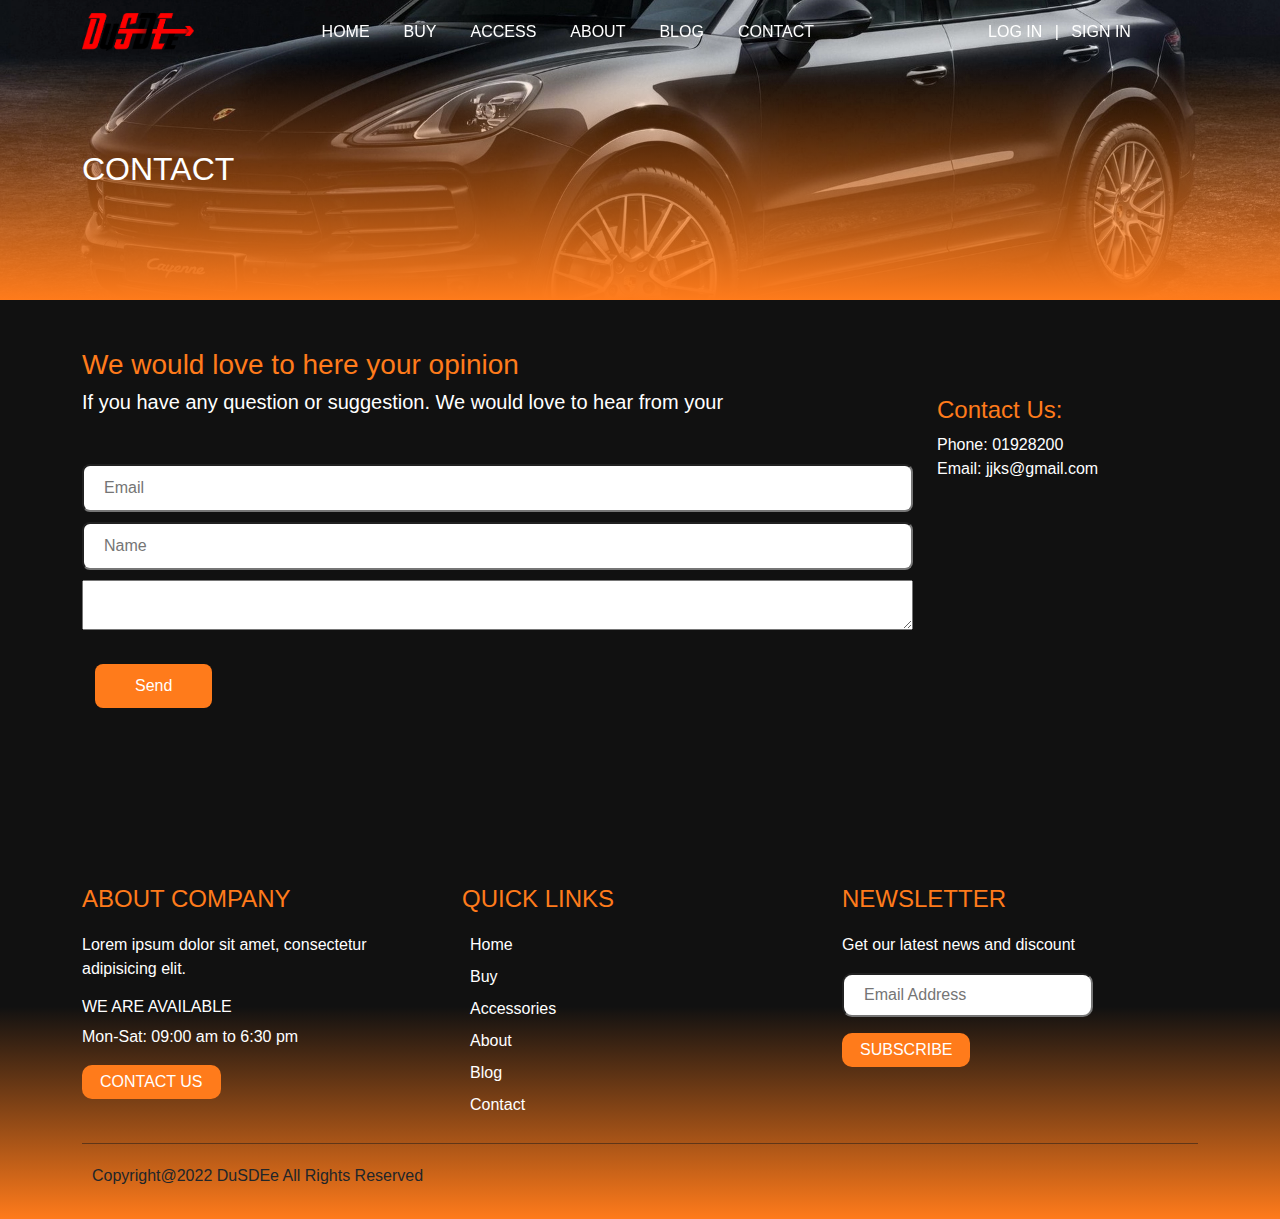
<file: contact.html>
<!DOCTYPE html>
<html lang="en">
    <head>
        <meta charset="UTF-8" />
        <meta http-equiv="X-UA-Compatible" content="IE=edge" />
        <meta name="viewport" content="width=device-width, initial-scale=1.0" />
        <title>Contact</title>
        <link
            rel="stylesheet"
            href="https://cdnjs.cloudflare.com/ajax/libs/font-awesome/6.3.0/css/all.min.css"
            integrity="sha512-SzlrxWUlpfuzQ+pcUCosxcglQRNAq/DZjVsC0lE40xsADsfeQoEypE+enwcOiGjk/bSuGGKHEyjSoQ1zVisanQ=="
            crossorigin="anonymous"
            referrerpolicy="no-referrer"
        />

        <!-- Css Bootstrap -->
        <link href="https://cdn.jsdelivr.net/npm/bootstrap@5.2.3/dist/css/bootstrap.min.css" rel="stylesheet" />
        <!-- Global css -->
        <link rel="stylesheet" href="css/style.css" />
        <link rel="stylesheet" href="css/contact.css" />
    </head>
    <body>
        <div class="header">
            <nav class="navbar navbar-expand-sm">
                <div class="container">
                    <a class="navbar-brand m-0" href="javascript:void(0)"><img class="" src="img/logo.png" alt="" /></a>
                    <button class="navbar-toggler" type="button" data-bs-toggle="collapse" data-bs-target="#mynavbar">
                        <span class="navbar-toggler-icon"></span>
                    </button>
                    <div class="menu collapse navbar-collapse" id="mynavbar">
                        <ul class="navbar-nav p-0 m-0">
                            <li class="nav-item">
                                <a class="nav-link" href="index.html"
                                    >HOME <span><i class="fa-solid fa-plus"></i></span
                                ></a>
                            </li>
                            <li class="nav-item">
                                <a class="nav-link" href="buy.html"
                                    >BUY <span><i class="fa-solid fa-plus"></i></span
                                ></a>
                                <div class="submenu">
                                    <ul>
                                        <li class="cate pb-2 d-flex align-items-center">
                                            <a class="submenu-link" href="">CATEGORIES</a><span><i class="fa-solid fa-angle-right ms-2"></i></span>
                                            <div class="submenu2">
                                                <ul>
                                                    <li class="pb-2"><a href="">SUV</a></li>
                                                    <li class="pb-2"><a href="">SEDAN</a></li>
                                                    <li class=""><a href="">USED</a></li>
                                                </ul>
                                            </div>
                                        </li>
                                        <li class="pb-2"><a class="submenu-link" href="">NEW</a></li>
                                        <li class=""><a class="submenu-link" href="">USED</a></li>
                                    </ul>
                                </div>
                            </li>
                            <li class="nav-item">
                                <a class="nav-link" href="access.html"
                                    >ACCESS<span><i class="fa-solid fa-plus"></i></span
                                ></a>
                            </li>

                            <li class="nav-item">
                                <a class="nav-link" href="about.html"
                                    >ABOUT <span><i class="fa-solid fa-plus"></i></span
                                ></a>
                            </li>
                            <li class="nav-item">
                                <a class="nav-link" href="blog.html"
                                    >BLOG <span><i class="fa-solid fa-plus"></i></span
                                ></a>
                            </li>
                            <li class="nav-item">
                                <a class="nav-link" href="contact.html"
                                    >CONTACT <span><i class="fa-solid fa-plus"></i></span
                                ></a>
                            </li>
                        </ul>
                        <div class="icon d-flex">
                            <div class="cart">
                                <a href="" class="cart_icon me-5"><i class="fa-solid fa-cart-shopping"></i></a>
                                <div class="cart_box">
                                    <p class="m-0">Your Cart Is Empty</p>
                                </div>
                            </div>
                            <div class="account">
                                <a href="">LOG IN</a>
                                <span class="me-2 ms-2">|</span>
                                <a href="">SIGN IN</a>
                            </div>
                        </div>
                    </div>
                </div>
            </nav>
        </div>
        <div class="head-banner">
            <div class="banner"><img src="img/banner/banner_1.webp" alt="" /></div>
            <div class="container">
                <h2>CONTACT</h2>
            </div>
        </div>
        <div class="container">
            <div class="contact mt-5">
                <div class="row">
                    <div class="col-6 w-75">
                        <div class="title">
                            <h3>We would love to here your opinion</h3>
                        </div>
                        <div class="subtitle">
                            <h5>If you have any question or suggestion. We would love to hear from your</h5>
                        </div>
                        <div class="form">
                            <form>
                                <div class="info">
                                    <input class="email" type="email" placeholder="Email" required />
                                    <input class="name" type="text" placeholder="Name" required />
                                </div>
                                <div class="mess">
                                    <textarea name="" id=""></textarea>
                                </div>

                                <div class="btn">
                                    <button>Send</button>
                                </div>
                            </form>
                        </div>
                    </div>
                    <div class="col-6 w-25 mt-5">
                        <div class="title">
                            <h4>Contact Us:</h4>
                        </div>
                        <div class="subtitle">
                            <ul>
                                <li>Phone: 01928200</li>
                                <li>Email: jjks@gmail.com</li>
                            </ul>
                        </div>
                    </div>
                </div>
            </div>
        </div>
        <div class="footer">
            <div class="container">
                <div class="top">
                    <div class="row">
                        <div class="col-md-6 col-lg-4">
                            <div class="title">
                                <h4>ABOUT COMPANY</h4>
                            </div>
                            <div class="content">
                                <p>Lorem ipsum dolor sit amet, consectetur adipisicing elit.</p>
                                <h6>WE ARE AVAILABLE</h6>
                                <p>Mon-Sat: 09:00 am to 6:30 pm</p>
                                <button>CONTACT US</button>
                            </div>
                        </div>
                        <div class="col-md-6 col-lg-4">
                            <div class="title">
                                <h4>QUICK LINKS</h4>
                            </div>
                            <div class="content">
                                <ul>
                                    <li>
                                        <a href="index.html"
                                            ><span><i class="fa-solid fa-arrow-right me-2"></i></span>Home</a
                                        >
                                    </li>
                                    <li>
                                        <a href="buy.html"
                                            ><span><i class="fa-solid fa-arrow-right me-2"></i></span>Buy</a
                                        >
                                    </li>
                                    <li>
                                        <a href="access.html"
                                            ><span><i class="fa-solid fa-arrow-right me-2"></i></span>Accessories</a
                                        >
                                    </li>

                                    <li>
                                        <a href="about.html"
                                            ><span><i class="fa-solid fa-arrow-right me-2"></i></span>About</a
                                        >
                                    </li>
                                    <li>
                                        <a href="blog.html"
                                            ><span><i class="fa-solid fa-arrow-right me-2"></i></span>Blog</a
                                        >
                                    </li>
                                    <li>
                                        <a href="contact.html"
                                            ><span><i class="fa-solid fa-arrow-right me-2"></i></span>Contact</a
                                        >
                                    </li>
                                </ul>
                            </div>
                        </div>
                        <div class="col-md-6 col-lg-4">
                            <div class="title">
                                <h4>NEWSLETTER</h4>
                            </div>
                            <div class="content">
                                <p>Get our latest news and discount</p>
                                <input type="text" placeholder="Email Address" />
                                <button>SUBSCRIBE</button>
                            </div>
                        </div>
                    </div>
                </div>
                <div class="bot">
                    <div class="left">
                        <p>Copyright@2022 DuSDEe All Rights Reserved</p>
                    </div>
                    <div class="right">
                        <i class="fa-brands fa-facebook"></i>
                        <i class="fa-brands fa-twitter"></i>
                        <i class="fa-brands fa-instagram"></i>
                    </div>
                </div>
            </div>
        </div>
        <!-- jquery -->
        <script src="https://ajax.googleapis.com/ajax/libs/jquery/3.6.3/jquery.min.js"></script>
        <!-- js bootstrap -->
        <script src="https://cdn.jsdelivr.net/npm/bootstrap@5.2.3/dist/js/bootstrap.bundle.min.js"></script>
        <script src="js/blog.js"></script>
    </body>
</html>
</file>
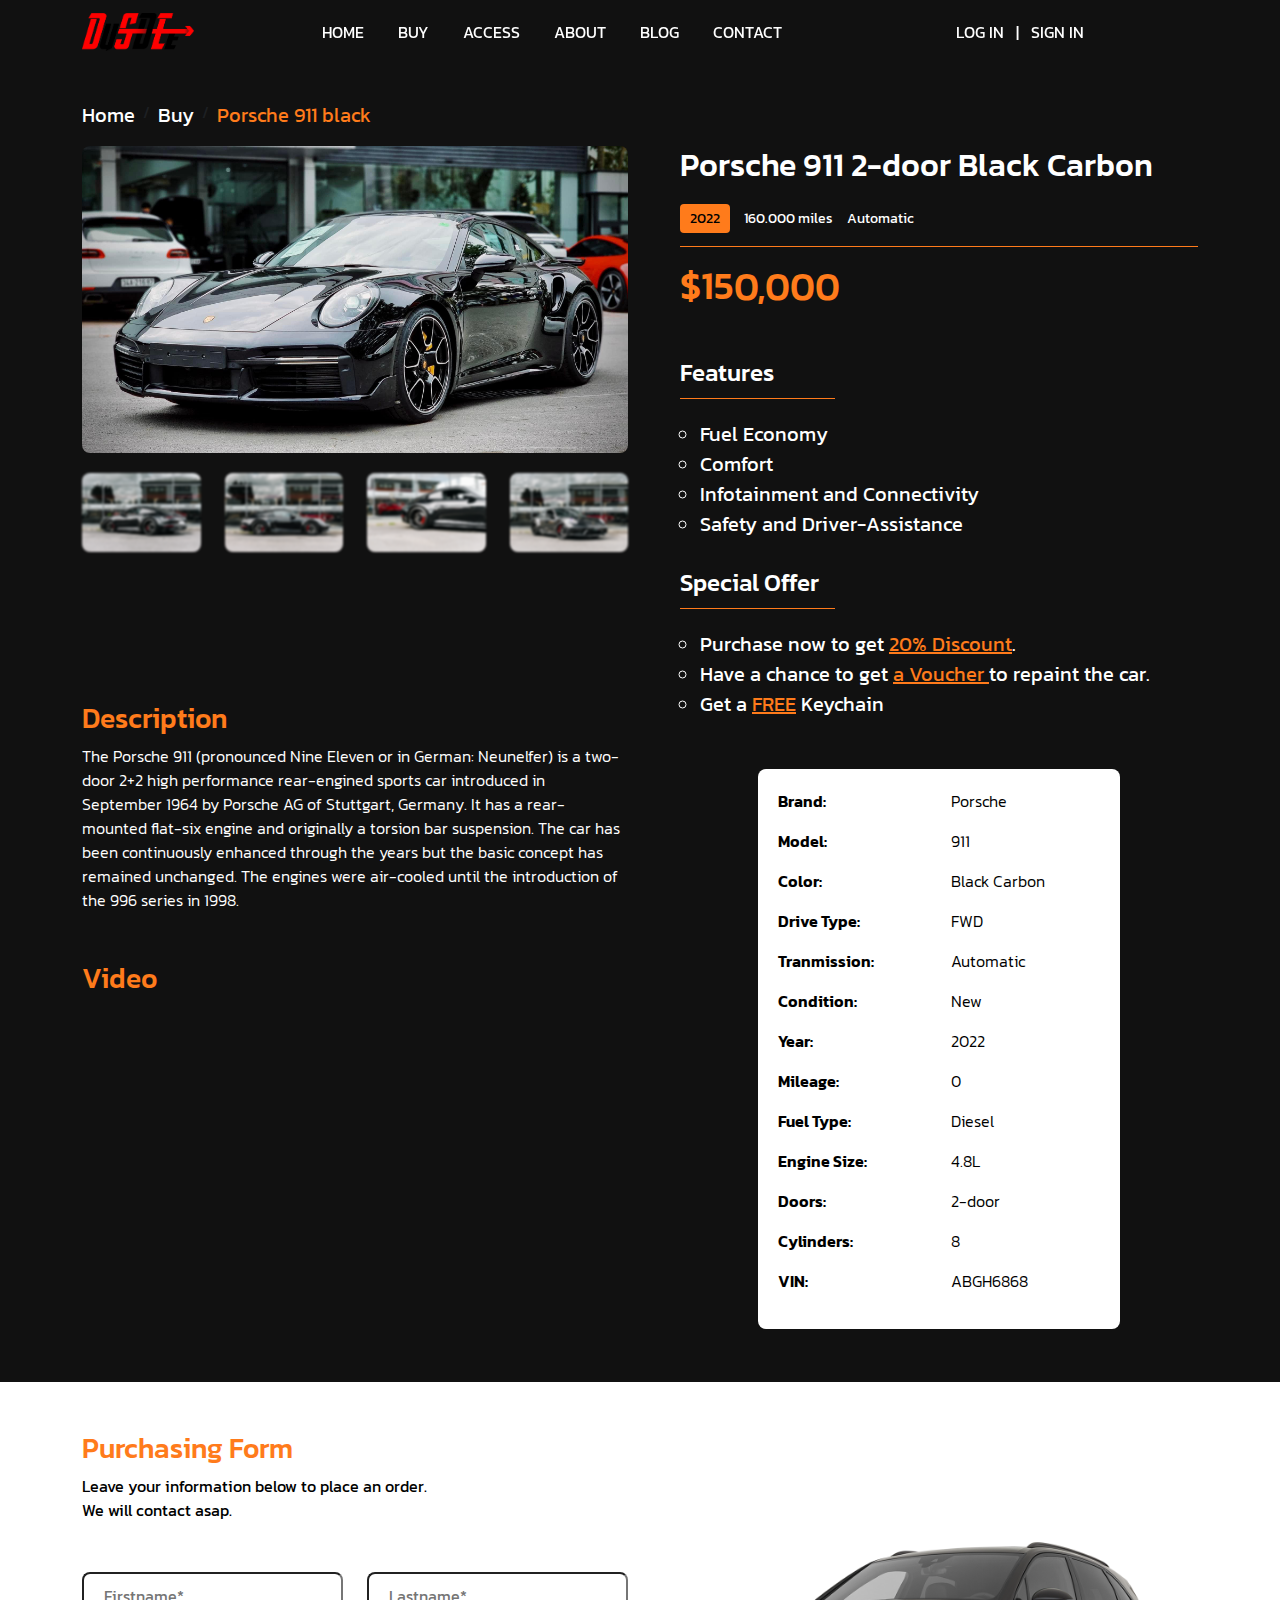
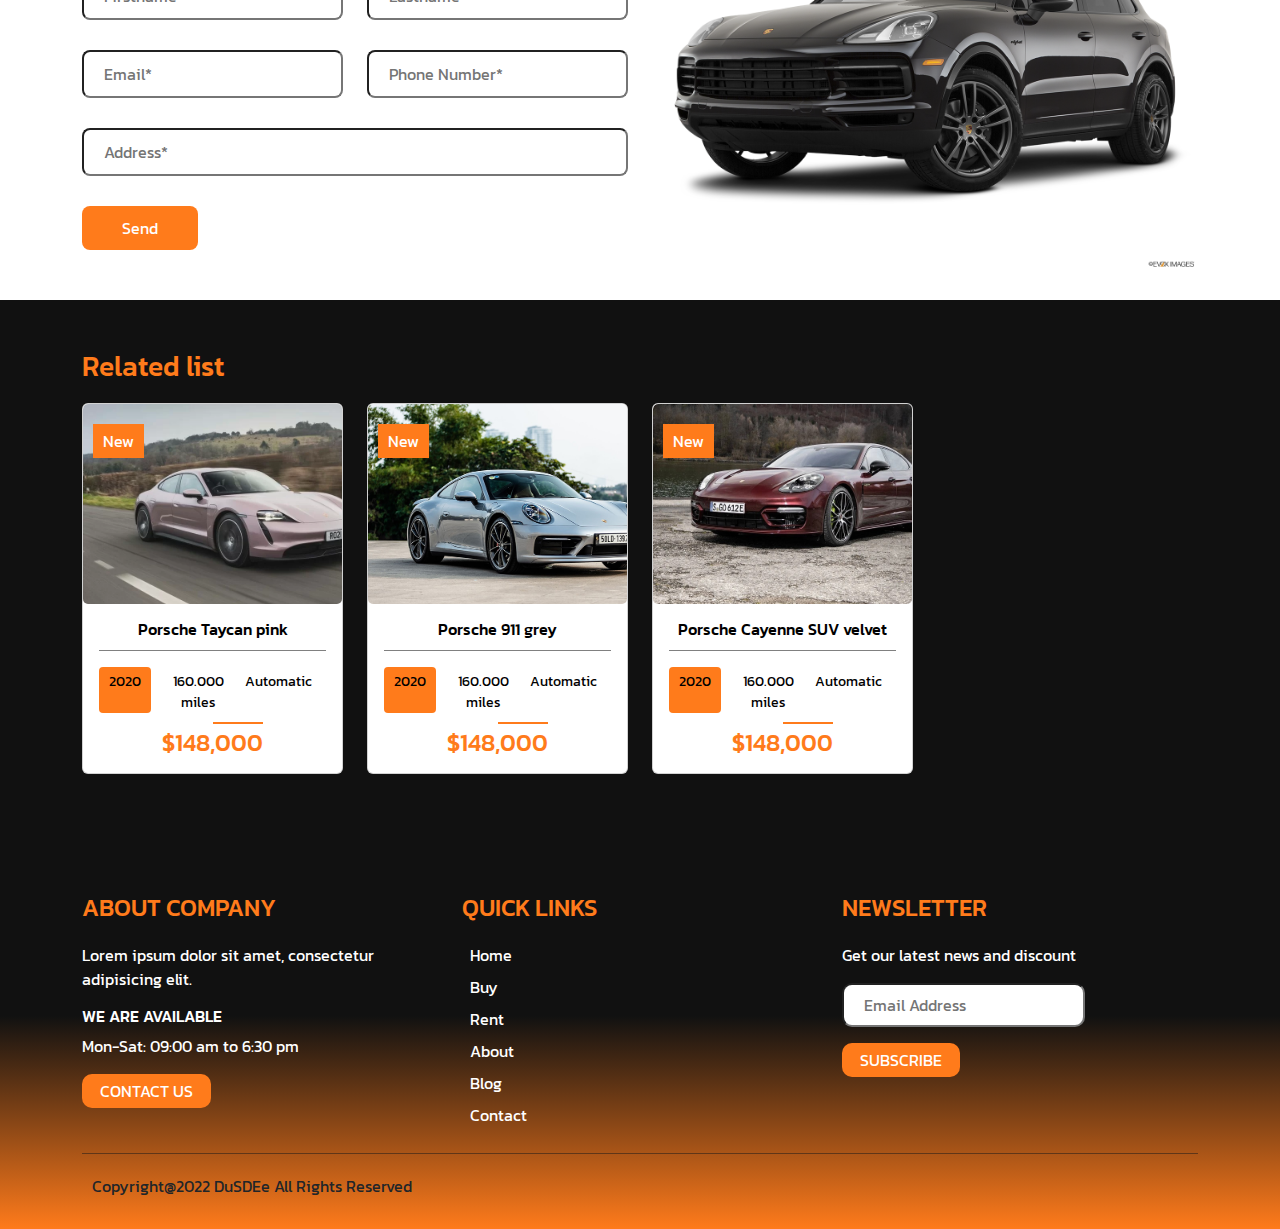
<file: detail.html>
<!DOCTYPE html>
<html lang="en">
    <head>
        <meta charset="UTF-8" />
        <meta http-equiv="X-UA-Compatible" content="IE=edge" />
        <meta name="viewport" content="width=device-width, initial-scale=1.0" />
        <title>Detail</title>
        <link href="https://fonts.googleapis.com/css2?family=Gajraj+One&family=Kanit:wght@300;400;500;600;700;800;900&display=swap" rel="stylesheet" />
        <!-- Font awesome -->
        <link
            rel="stylesheet"
            href="https://cdnjs.cloudflare.com/ajax/libs/font-awesome/6.3.0/css/all.min.css"
            integrity="sha512-SzlrxWUlpfuzQ+pcUCosxcglQRNAq/DZjVsC0lE40xsADsfeQoEypE+enwcOiGjk/bSuGGKHEyjSoQ1zVisanQ=="
            crossorigin="anonymous"
            referrerpolicy="no-referrer"
        />

        <!-- Css Bootstrap -->
        <link href="https://cdn.jsdelivr.net/npm/bootstrap@5.2.3/dist/css/bootstrap.min.css" rel="stylesheet" />
        <!-- Global css -->

        <link rel="stylesheet" href="css/detail.css" />
        <link rel="stylesheet" href="css/style.css" />
    </head>
    <body>
        <div class="header">
            <nav class="navbar navbar-expand-sm">
                <div class="container">
                    <a class="navbar-brand m-0" href="javascript:void(0)"><img class="" src="img/logo.png" alt="" /></a>
                    <button class="navbar-toggler" type="button" data-bs-toggle="collapse" data-bs-target="#mynavbar">
                        <span class="navbar-toggler-icon"></span>
                    </button>
                    <div class="menu collapse navbar-collapse" id="mynavbar">
                        <ul class="navbar-nav p-0 m-0">
                            <li class="nav-item">
                                <a class="nav-link" href="index.html"
                                    >HOME <span><i class="fa-solid fa-plus"></i></span
                                ></a>
                            </li>
                            <li class="nav-item">
                                <a class="nav-link" href="buy.html"
                                    >BUY <span><i class="fa-solid fa-plus"></i></span
                                ></a>
                                <div class="submenu">
                                    <ul>
                                        <li class="cate pb-2 d-flex align-items-center">
                                            <a class="submenu-link" href="">CATEGORIES</a><span><i class="fa-solid fa-angle-right ms-2"></i></span>
                                            <div class="submenu2">
                                                <ul>
                                                    <li class="pb-2"><a href="buy.html">SUV</a></li>
                                                    <li class="pb-2"><a href="buy.html">SEDAN</a></li>
                                                    <li class=""><a href="">USED</a></li>
                                                </ul>
                                            </div>
                                        </li>
                                        <li class="pb-2"><a class="submenu-link" href="">NEW</a></li>
                                        <li class=""><a class="submenu-link" href="">USED</a></li>
                                    </ul>
                                </div>
                            </li>
                            <li class="nav-item">
                                <a class="nav-link" href="access.html"
                                    >ACCESS <span><i class="fa-solid fa-plus"></i></span
                                ></a>
                            </li>

                            <li class="nav-item">
                                <a class="nav-link" href="about.html"
                                    >ABOUT <span><i class="fa-solid fa-plus"></i></span
                                ></a>
                            </li>
                            <li class="nav-item">
                                <a class="nav-link" href="blog.html"
                                    >BLOG <span><i class="fa-solid fa-plus"></i></span
                                ></a>
                            </li>
                            <li class="nav-item">
                                <a class="nav-link" href="contact.html"
                                    >CONTACT <span><i class="fa-solid fa-plus"></i></span
                                ></a>
                            </li>
                        </ul>
                        <div class="icon d-flex">
                            <div class="cart">
                                <a href="" class="cart_icon me-5"><i class="fa-solid fa-cart-shopping"></i></a>
                                <div class="cart_box">
                                    <p class="m-0">Your Cart Is Empty</p>
                                </div>
                            </div>
                            <div class="account">
                                <a href="login.html">LOG IN</a>
                                <span class="me-2 ms-2">|</span>
                                <a href="signin.html">SIGN IN</a>
                            </div>
                        </div>
                    </div>
                </div>
            </nav>
        </div>
        <div class="product-detail">
            <div class="container">
                <div class="crumb">
                    <ul class="breadcrumb">
                        <li class="breadcrumb-item"><a href="#">Home</a></li>
                        <li class="breadcrumb-item"><a href="#">Buy</a></li>
                        <li class="breadcrumb-item active"><a href="#">Porsche 911 black</a></li>
                    </ul>
                </div>
                <div class="row">
                    <div class="left col-lg-6">
                        <div class="product-img">
                            <div class="main-img">
                                <img src="img/product/por/por_1.jpeg" alt="" />
                            </div>
                            <div class="row">
                                <div class="sub-img col-lg-3">
                                    <img src="img/detail/detail_1.webp" alt="" />
                                </div>
                                <div class="sub-img col-lg-3">
                                    <img src="img/detail/detail_2.webp" alt="" />
                                </div>
                                <div class="sub-img col-lg-3">
                                    <img src="img/detail/detail_3.webp" alt="" />
                                </div>
                                <div class="sub-img col-lg-3">
                                    <img src="img/detail/detail_4.webp" alt="" />
                                </div>
                            </div>
                        </div>
                        <div class="descrip">
                            <div class="title">
                                <h3>Description</h3>
                            </div>
                            <div class="content">
                                <p>
                                    The Porsche 911 (pronounced Nine Eleven or in German: Neunelfer) is a two-door 2+2 high performance rear-engined sports car introduced in September 1964 by Porsche
                                    AG of Stuttgart, Germany. It has a rear-mounted flat-six engine and originally a torsion bar suspension. The car has been continuously enhanced through the years
                                    but the basic concept has remained unchanged. The engines were air-cooled until the introduction of the 996 series in 1998.
                                </p>
                            </div>

                            <div class="title">
                                <h3>Video</h3>
                            </div>
                            <div class="content mt-3">
                                <iframe
                                    width="560"
                                    height="315"
                                    src="https://www.youtube.com/embed/GXwaQIZJkp8"
                                    title="YouTube video player"
                                    frameborder="0"
                                    allow="accelerometer; autoplay; clipboard-write; encrypted-media; gyroscope; picture-in-picture; web-share"
                                    allowfullscreen
                                ></iframe>
                            </div>
                        </div>
                    </div>
                    <div class="right col-lg-6">
                        <div class="detail">
                            <div class="title">
                                <h2>Porsche 911 2-door Black Carbon</h2>
                            </div>
                            <div class="subtitle align-items-center mt-3">
                                <ul class="d-flex m-0">
                                    <li><p class="m-0">2022</p></li>
                                    <li><p class="m-0 mt-1">160.000 miles</p></li>
                                    <li><p class="m-0 mt-1">Automatic</p></li>
                                </ul>
                                <div class="price">
                                    <h4 class="m-0">$150,000</h4>
                                </div>
                            </div>
                            <div class="special">
                                <div class="title">
                                    <h4>Features</h4>
                                </div>
                                <div class="text">
                                    <ul>
                                        <li>Fuel Economy</li>
                                        <li>Comfort</li>
                                        <li>Infotainment and Connectivity</li>
                                        <li>Safety and Driver-Assistance</li>
                                    </ul>
                                </div>
                            </div>
                            <div class="special">
                                <div class="title">
                                    <h4>Special Offer</h4>
                                </div>
                                <div class="text">
                                    <ul>
                                        <li>Purchase now to get <span>20% Discount</span>.</li>
                                        <li>Have a chance to get <span>a Voucher </span> to repaint the car.</li>
                                        <li>Get a <span>FREE</span> Keychain</li>
                                    </ul>
                                </div>
                            </div>

                            <div class="car-info">
                                <div class="row">
                                    <div class="left2 col-6">
                                        <p>Brand:</p>
                                        <p>Model:</p>
                                        <p>Color:</p>
                                        <p>Drive Type:</p>
                                        <p>Tranmission:</p>
                                        <p>Condition:</p>
                                        <p>Year:</p>
                                        <p>Mileage:</p>
                                        <p>Fuel Type:</p>
                                        <p>Engine Size:</p>
                                        <p>Doors:</p>
                                        <p>Cylinders:</p>
                                        <p>VIN:</p>
                                    </div>
                                    <div class="right2 col-6">
                                        <p>Porsche</p>
                                        <p>911</p>
                                        <p>Black Carbon</p>
                                        <p>FWD</p>
                                        <p>Automatic</p>
                                        <p>New</p>
                                        <p>2022</p>
                                        <p>0</p>
                                        <p>Diesel</p>
                                        <p>4.8L</p>
                                        <p>2-door</p>
                                        <p>8</p>
                                        <p>ABGH6868</p>
                                    </div>
                                </div>
                            </div>
                        </div>
                    </div>
                </div>
            </div>
        </div>
        <div class="form">
            <div class="container">
                <div class="title">
                    <h3>Purchasing Form</h3>
                </div>
                <div class="subtitle">
                    <p class="m-0">Leave your information below to place an order.</p>
                    <p class="m-0">We will contact asap.</p>
                </div>
                <div class="row">
                    <div class="info col-6">
                        <form class="register-form">
                            <div class="row">
                                <div class="col-lg-6"><input class="first" type="text" placeholder="Firstname*" required /></div>
                                <div class="col-lg-6"><input class="last" type="text" placeholder="Lastname*" /></div>
                            </div>
                            <div class="row">
                                <div class="col-lg-6"><input class="email" type="email" placeholder="Email*" required /></div>
                                <div class="col-lg-6"><input class="phone" type="number" placeholder="Phone Number*" required /></div>
                            </div>
                            <div class="row">
                                <div class="col-12">
                                    <input class="address" type="text" placeholder="Address*" required />
                                </div>
                            </div>

                            <button type="submit">Send</button>
                        </form>
                    </div>
                    <div class="img col-6">
                        <img class="m-0" src="img/car_form.png" alt="" />
                    </div>
                </div>
            </div>
        </div>
        <div class="relate">
            <div class="container">
                <div class="title">
                    <h3>Related list</h3>
                </div>
                <div class="product-card">
                    <div class="row">
                        <div class="col-12 col-lg-3">
                            <div class="card">
                                <div class="card-img">
                                    <img class="card-img-top" src="img/product/por/por_2.webp" alt="Card image" />
                                </div>
                                <div class="card-body">
                                    <h6 class="card-title">Porsche Taycan pink</h6>
                                    <div class="card-subtitle align-items-center mt-3">
                                        <ul class="d-flex">
                                            <li><p class="m-0">2020</p></li>
                                            <li><p class="m-0 mt-1">160.000 miles</p></li>
                                            <li><p class="m-0 mt-1">Automatic</p></li>
                                        </ul>
                                        <div class="price">
                                            <h4 class="m-0">$148,000</h4>
                                        </div>
                                    </div>
                                </div>
                                <div class="tag">
                                    <p class="m-0">New</p>
                                </div>
                            </div>
                        </div>
                        <div class="col-12 col-lg-3">
                            <div class="card">
                                <div class="card-img">
                                    <img class="card-img-top" src="img/product/por/por_3.jpeg" alt="Card image" />
                                </div>
                                <div class="card-body">
                                    <h6 class="card-title">Porsche 911 grey</h6>
                                    <div class="card-subtitle align-items-center mt-3">
                                        <ul class="d-flex">
                                            <li><p class="m-0">2020</p></li>
                                            <li><p class="m-0 mt-1">160.000 miles</p></li>
                                            <li><p class="m-0 mt-1">Automatic</p></li>
                                        </ul>
                                        <div class="price">
                                            <h4 class="m-0">$148,000</h4>
                                        </div>
                                    </div>
                                </div>
                                <div class="tag">
                                    <p class="m-0">New</p>
                                </div>
                            </div>
                        </div>
                        <div class="col-12 col-lg-3">
                            <div class="card">
                                <div class="card-img">
                                    <img class="card-img-top" src="img/product/por/por_4.jpeg" alt="Card image" />
                                </div>
                                <div class="card-body">
                                    <h6 class="card-title">Porsche Cayenne SUV velvet</h6>
                                    <div class="card-subtitle align-items-center mt-3">
                                        <ul class="d-flex">
                                            <li><p class="m-0">2020</p></li>
                                            <li><p class="m-0 mt-1">160.000 miles</p></li>
                                            <li><p class="m-0 mt-1">Automatic</p></li>
                                        </ul>
                                        <div class="price">
                                            <h4 class="m-0">$148,000</h4>
                                        </div>
                                    </div>
                                </div>
                                <div class="tag">
                                    <p class="m-0">New</p>
                                </div>
                            </div>
                        </div>
                    </div>
                </div>
            </div>
        </div>
        <div class="popup">
            <div class="popup-content">
                <i class="fa-solid fa-circle-check"></i>
                <div class="text">
                    <h1>Send Successful!</h1>
                    <h4>Thank you for your consideration.</h4>
                    <h4>We will response in a few minutes.</h4>
                </div>
                <div class="btn">
                    <button>Continue shopping</button>
                </div>
                <img class="m-0" src="img/car_form.png" alt="" />
            </div>
        </div>
        <div class="footer">
            <div class="container">
                <div class="top">
                    <div class="row">
                        <div class="col-md-6 col-lg-4">
                            <div class="title">
                                <h4>ABOUT COMPANY</h4>
                            </div>
                            <div class="content">
                                <p>Lorem ipsum dolor sit amet, consectetur adipisicing elit.</p>
                                <h6>WE ARE AVAILABLE</h6>
                                <p>Mon-Sat: 09:00 am to 6:30 pm</p>
                                <button>CONTACT US</button>
                            </div>
                        </div>
                        <div class="col-md-6 col-lg-4">
                            <div class="title">
                                <h4>QUICK LINKS</h4>
                            </div>
                            <div class="content">
                                <ul>
                                    <li>
                                        <a href=""
                                            ><span><i class="fa-solid fa-arrow-right me-2"></i></span>Home</a
                                        >
                                    </li>
                                    <li>
                                        <a href=""
                                            ><span><i class="fa-solid fa-arrow-right me-2"></i></span>Buy</a
                                        >
                                    </li>
                                    <li>
                                        <a href=""
                                            ><span><i class="fa-solid fa-arrow-right me-2"></i></span>Rent</a
                                        >
                                    </li>

                                    <li>
                                        <a href=""
                                            ><span><i class="fa-solid fa-arrow-right me-2"></i></span>About</a
                                        >
                                    </li>
                                    <li>
                                        <a href=""
                                            ><span><i class="fa-solid fa-arrow-right me-2"></i></span>Blog</a
                                        >
                                    </li>
                                    <li>
                                        <a href=""
                                            ><span><i class="fa-solid fa-arrow-right me-2"></i></span>Contact</a
                                        >
                                    </li>
                                </ul>
                            </div>
                        </div>
                        <div class="col-md-6 col-lg-4">
                            <div class="title">
                                <h4>NEWSLETTER</h4>
                            </div>
                            <div class="content">
                                <p>Get our latest news and discount</p>
                                <input type="text" placeholder="Email Address" />
                                <button>SUBSCRIBE</button>
                            </div>
                        </div>
                    </div>
                </div>
                <div class="bot">
                    <div class="left">
                        <p>Copyright@2022 DuSDEe All Rights Reserved</p>
                    </div>
                    <div class="right">
                        <i class="fa-brands fa-facebook"></i>
                        <i class="fa-brands fa-twitter"></i>
                        <i class="fa-brands fa-instagram"></i>
                    </div>
                </div>
            </div>
        </div>
        <!-- jquery -->
        <script src="https://ajax.googleapis.com/ajax/libs/jquery/3.6.3/jquery.min.js"></script>
        <!-- js bootstrap -->
        <script src="https://cdn.jsdelivr.net/npm/bootstrap@5.2.3/dist/js/bootstrap.bundle.min.js"></script>
        <script src="js/detail.js"></script>
    </body>
</html>
</file>
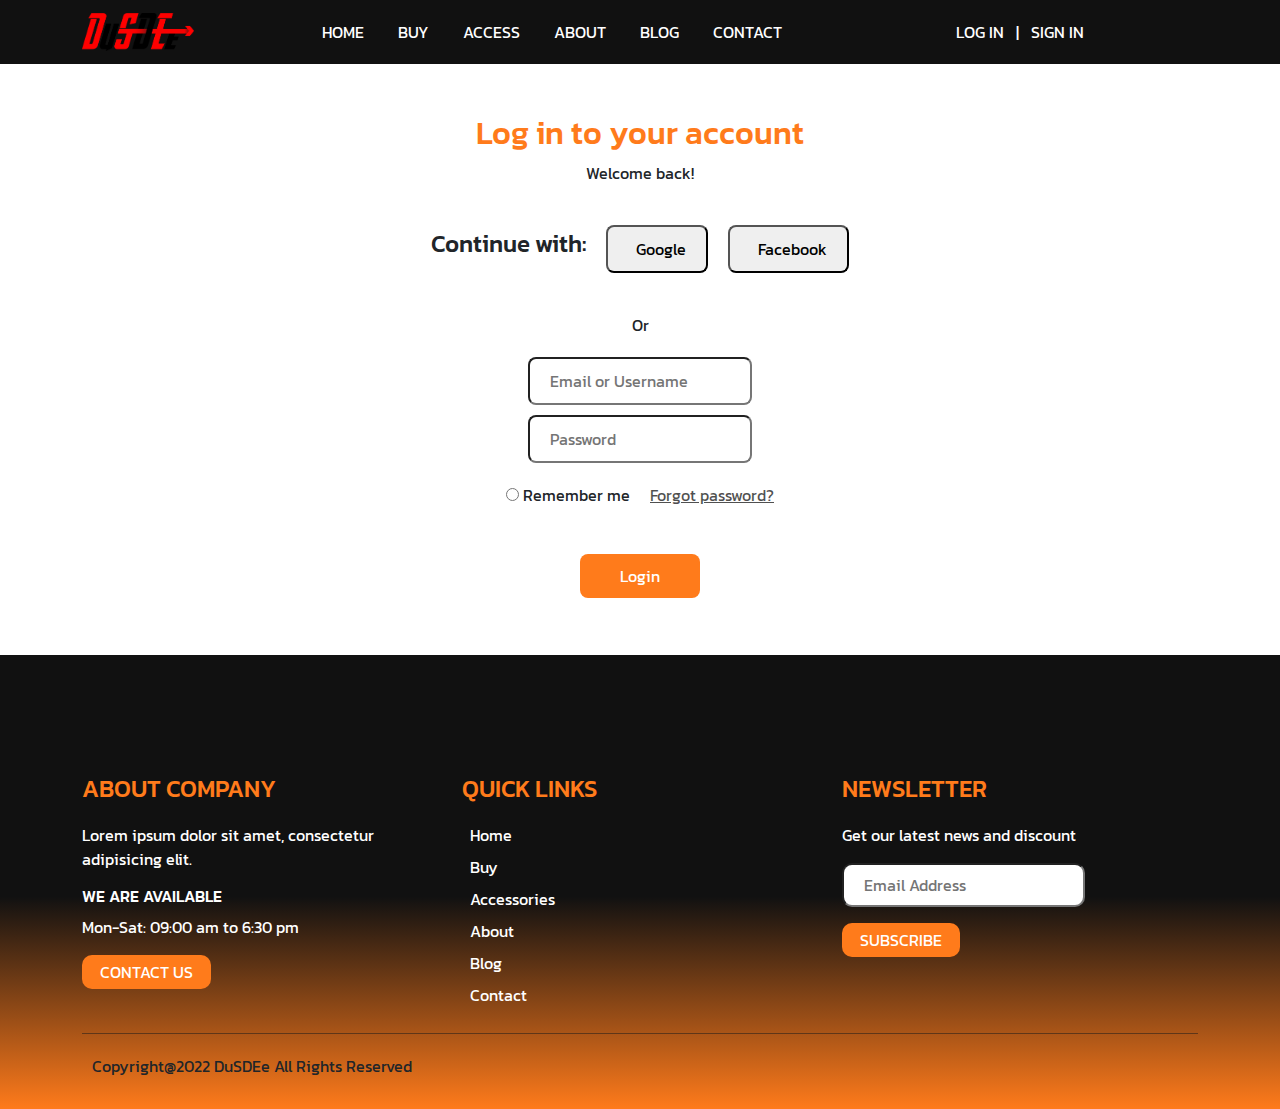
<file: login.html>
<!DOCTYPE html>
<html lang="en">
    <head>
        <meta charset="UTF-8" />
        <meta http-equiv="X-UA-Compatible" content="IE=edge" />
        <meta name="viewport" content="width=device-width, initial-scale=1.0" />
        <title>Login</title>
        <link href="https://fonts.googleapis.com/css2?family=Gajraj+One&family=Kanit:wght@300;400;500;600;700;800;900&display=swap" rel="stylesheet" />
        <!-- Font awesome -->
        <link
            rel="stylesheet"
            href="https://cdnjs.cloudflare.com/ajax/libs/font-awesome/6.3.0/css/all.min.css"
            integrity="sha512-SzlrxWUlpfuzQ+pcUCosxcglQRNAq/DZjVsC0lE40xsADsfeQoEypE+enwcOiGjk/bSuGGKHEyjSoQ1zVisanQ=="
            crossorigin="anonymous"
            referrerpolicy="no-referrer"
        />

        <!-- Css Bootstrap -->
        <link href="https://cdn.jsdelivr.net/npm/bootstrap@5.2.3/dist/css/bootstrap.min.css" rel="stylesheet" />
        <!-- Global css -->
        <link rel="stylesheet" href="css/style.css" />
        <link rel="stylesheet" href="css/login.css" />
    </head>
    <body>
        <div class="header">
            <nav class="navbar navbar-expand-sm">
                <div class="container">
                    <a class="navbar-brand m-0" href="javascript:void(0)"><img class="" src="img/logo.png" alt="" /></a>
                    <button class="navbar-toggler" type="button" data-bs-toggle="collapse" data-bs-target="#mynavbar">
                        <span class="navbar-toggler-icon"></span>
                    </button>
                    <div class="menu collapse navbar-collapse" id="mynavbar">
                        <ul class="navbar-nav p-0 m-0">
                            <li class="nav-item">
                                <a class="nav-link" href="index.html"
                                    >HOME <span><i class="fa-solid fa-plus"></i></span
                                ></a>
                            </li>
                            <li class="nav-item">
                                <a class="nav-link" href="buy.html"
                                    >BUY <span><i class="fa-solid fa-plus"></i></span
                                ></a>
                                <div class="submenu">
                                    <ul>
                                        <li class="cate pb-2 d-flex align-items-center">
                                            <a class="submenu-link" href="">CATEGORIES</a><span><i class="fa-solid fa-angle-right ms-2"></i></span>
                                            <div class="submenu2">
                                                <ul>
                                                    <li class="pb-2"><a href="buy.html">SUV</a></li>
                                                    <li class="pb-2"><a href="buy.html">SEDAN</a></li>
                                                    <li class=""><a href="">USED</a></li>
                                                </ul>
                                            </div>
                                        </li>
                                        <li class="pb-2"><a class="submenu-link" href="">NEW</a></li>
                                        <li class=""><a class="submenu-link" href="">USED</a></li>
                                    </ul>
                                </div>
                            </li>
                            <li class="nav-item">
                                <a class="nav-link" href="access.html"
                                    >ACCESS <span><i class="fa-solid fa-plus"></i></span
                                ></a>
                            </li>

                            <li class="nav-item">
                                <a class="nav-link" href="about.html"
                                    >ABOUT <span><i class="fa-solid fa-plus"></i></span
                                ></a>
                            </li>
                            <li class="nav-item">
                                <a class="nav-link" href="blog.html"
                                    >BLOG <span><i class="fa-solid fa-plus"></i></span
                                ></a>
                            </li>
                            <li class="nav-item">
                                <a class="nav-link" href="contact.html"
                                    >CONTACT <span><i class="fa-solid fa-plus"></i></span
                                ></a>
                            </li>
                        </ul>
                        <div class="icon d-flex">
                            <div class="cart">
                                <a href="" class="cart_icon me-5"><i class="fa-solid fa-cart-shopping"></i></a>
                                <div class="cart_box">
                                    <p class="m-0">Your Cart Is Empty</p>
                                </div>
                            </div>
                            <div class="account">
                                <a href="login.html">LOG IN</a>
                                <span class="me-2 ms-2">|</span>
                                <a href="signin.html">SIGN IN</a>
                            </div>
                        </div>
                    </div>
                </div>
            </nav>
        </div>
        <div class="form">
            <div class="form-login container">
                <h2>Log in to your account</h2>
                <p>Welcome back!</p>
                <div class="continue d-flex align-items-center justify-content-center">
                    <h4>Continue with:</h4>
                    <button>
                        <i class="fa-brands fa-google me-2"></i> <span><p class="m-0">Google</p></span>
                    </button>
                    <button>
                        <i class="fa-brands fa-facebook-f me-2"></i> <span><p class="m-0">Facebook</p></span>
                    </button>
                </div>
                <div class="divide"><p>Or</p></div>
                <form class="login-form" action="home_login.html">
                    <div class="info">
                        <input class="email" type="email" placeholder="Email or Username" required />
                        <input class="password" type="text" placeholder="Password" required />
                    </div>
                    <div class="radio d-flex align-items-center justify-content-center">
                        <div><input type="radio" /> <span>Remember me</span></div>
                        <a href="">Forgot password?</a>
                    </div>
                    <div class="error">
                        <h4></h4>
                    </div>
                    <div class="btn">
                        <button>Login</button>
                    </div>
                </form>
            </div>
        </div>
        <div class="footer">
            <div class="container">
                <div class="top">
                    <div class="row">
                        <div class="col-md-6 col-lg-4">
                            <div class="title">
                                <h4>ABOUT COMPANY</h4>
                            </div>
                            <div class="content">
                                <p>Lorem ipsum dolor sit amet, consectetur adipisicing elit.</p>
                                <h6>WE ARE AVAILABLE</h6>
                                <p>Mon-Sat: 09:00 am to 6:30 pm</p>
                                <button>CONTACT US</button>
                            </div>
                        </div>
                        <div class="col-md-6 col-lg-4">
                            <div class="title">
                                <h4>QUICK LINKS</h4>
                            </div>
                            <div class="content">
                                <ul>
                                    <li>
                                        <a href="index.html"
                                            ><span><i class="fa-solid fa-arrow-right me-2"></i></span>Home</a
                                        >
                                    </li>
                                    <li>
                                        <a href="buy.html"
                                            ><span><i class="fa-solid fa-arrow-right me-2"></i></span>Buy</a
                                        >
                                    </li>
                                    <li>
                                        <a href="access.html"
                                            ><span><i class="fa-solid fa-arrow-right me-2"></i></span>Accessories</a
                                        >
                                    </li>

                                    <li>
                                        <a href="about.html"
                                            ><span><i class="fa-solid fa-arrow-right me-2"></i></span>About</a
                                        >
                                    </li>
                                    <li>
                                        <a href="blog.html"
                                            ><span><i class="fa-solid fa-arrow-right me-2"></i></span>Blog</a
                                        >
                                    </li>
                                    <li>
                                        <a href="contact.html"
                                            ><span><i class="fa-solid fa-arrow-right me-2"></i></span>Contact</a
                                        >
                                    </li>
                                </ul>
                            </div>
                        </div>
                        <div class="col-md-6 col-lg-4">
                            <div class="title">
                                <h4>NEWSLETTER</h4>
                            </div>
                            <div class="content">
                                <p>Get our latest news and discount</p>
                                <input type="text" placeholder="Email Address" />
                                <button>SUBSCRIBE</button>
                            </div>
                        </div>
                    </div>
                </div>
                <div class="bot">
                    <div class="left">
                        <p>Copyright@2022 DuSDEe All Rights Reserved</p>
                    </div>
                    <div class="right">
                        <i class="fa-brands fa-facebook"></i>
                        <i class="fa-brands fa-twitter"></i>
                        <i class="fa-brands fa-instagram"></i>
                    </div>
                </div>
            </div>
        </div>
        <!-- jquery -->
        <script src="https://ajax.googleapis.com/ajax/libs/jquery/3.6.3/jquery.min.js"></script>
        <!-- js bootstrap -->
        <script src="https://cdn.jsdelivr.net/npm/bootstrap@5.2.3/dist/js/bootstrap.bundle.min.js"></script>
        <script src="js/login.js"></script>
    </body>
</html>
</file>
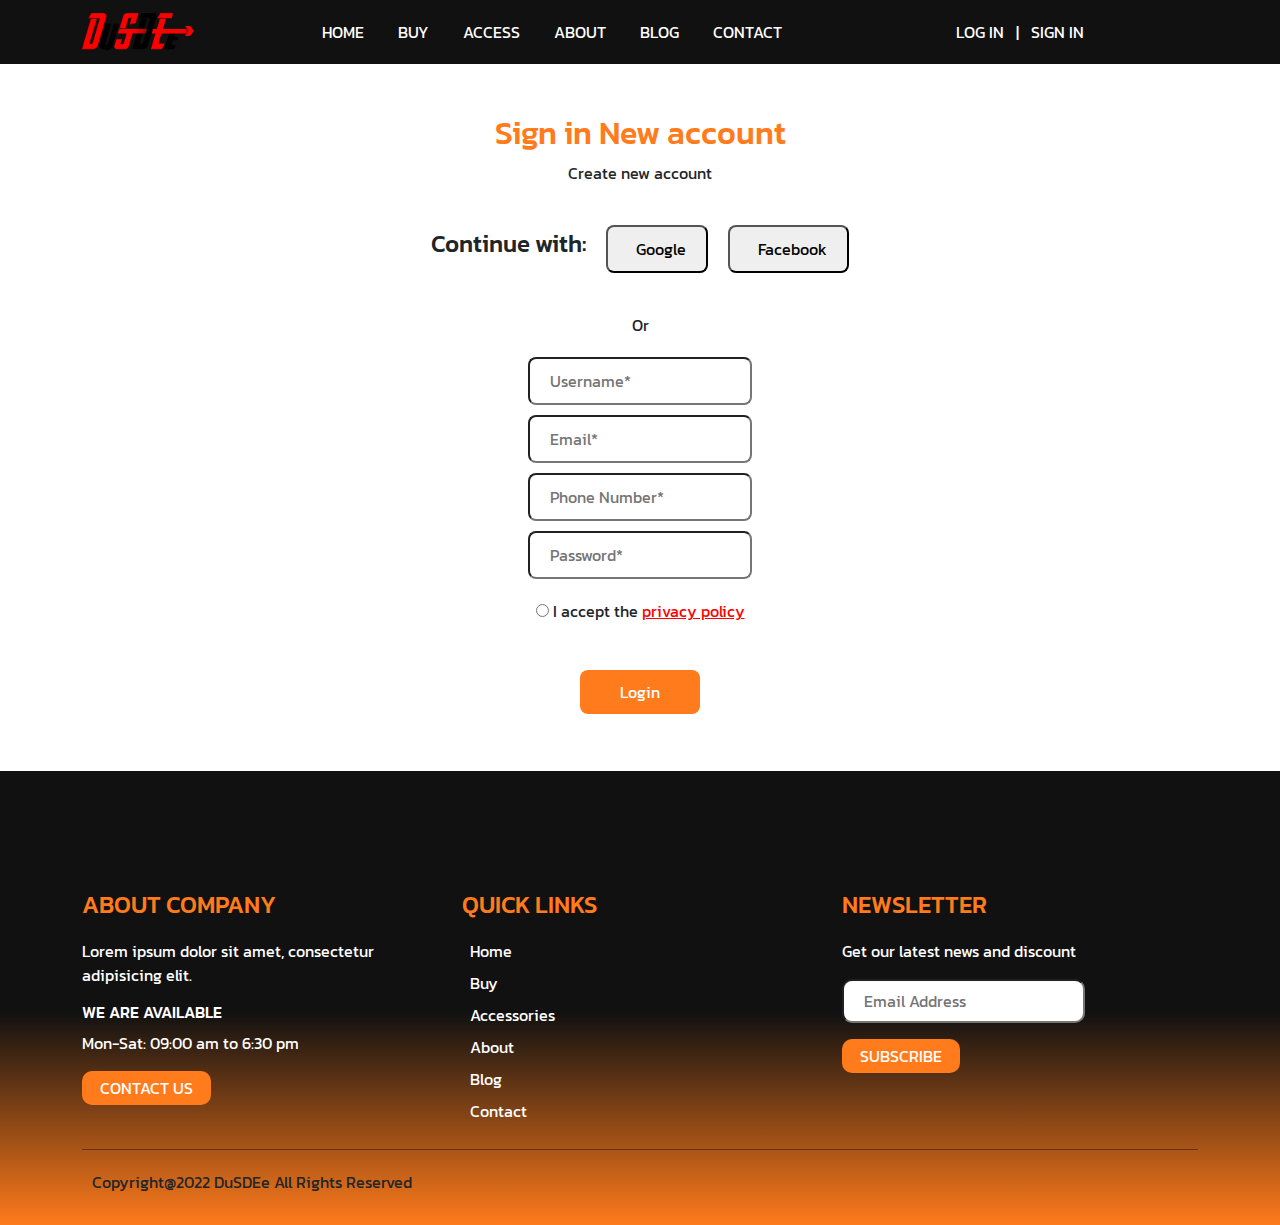
<file: signin.html>
<!DOCTYPE html>
<html lang="en">
    <head>
        <meta charset="UTF-8" />
        <meta http-equiv="X-UA-Compatible" content="IE=edge" />
        <meta name="viewport" content="width=device-width, initial-scale=1.0" />
        <title>Signin</title>
        <link href="https://fonts.googleapis.com/css2?family=Gajraj+One&family=Kanit:wght@300;400;500;600;700;800;900&display=swap" rel="stylesheet" />
        <!-- Font awesome -->
        <link
            rel="stylesheet"
            href="https://cdnjs.cloudflare.com/ajax/libs/font-awesome/6.3.0/css/all.min.css"
            integrity="sha512-SzlrxWUlpfuzQ+pcUCosxcglQRNAq/DZjVsC0lE40xsADsfeQoEypE+enwcOiGjk/bSuGGKHEyjSoQ1zVisanQ=="
            crossorigin="anonymous"
            referrerpolicy="no-referrer"
        />

        <!-- Css Bootstrap -->
        <link href="https://cdn.jsdelivr.net/npm/bootstrap@5.2.3/dist/css/bootstrap.min.css" rel="stylesheet" />
        <!-- Global css -->
        <link rel="stylesheet" href="css/style.css" />
        <link rel="stylesheet" href="css/signin.css" />
    </head>
    <body>
        <div class="header">
            <nav class="navbar navbar-expand-sm">
                <div class="container">
                    <a class="navbar-brand m-0" href="javascript:void(0)"><img class="" src="img/logo.png" alt="" /></a>
                    <button class="navbar-toggler" type="button" data-bs-toggle="collapse" data-bs-target="#mynavbar">
                        <span class="navbar-toggler-icon"></span>
                    </button>
                    <div class="menu collapse navbar-collapse" id="mynavbar">
                        <ul class="navbar-nav p-0 m-0">
                            <li class="nav-item">
                                <a class="nav-link" href="index.html"
                                    >HOME <span><i class="fa-solid fa-plus"></i></span
                                ></a>
                            </li>
                            <li class="nav-item">
                                <a class="nav-link" href="buy.html"
                                    >BUY <span><i class="fa-solid fa-plus"></i></span
                                ></a>
                                <div class="submenu">
                                    <ul>
                                        <li class="cate pb-2 d-flex align-items-center">
                                            <a class="submenu-link" href="">CATEGORIES</a><span><i class="fa-solid fa-angle-right ms-2"></i></span>
                                            <div class="submenu2">
                                                <ul>
                                                    <li class="pb-2"><a href="buy.html">SUV</a></li>
                                                    <li class="pb-2"><a href="buy.html">SEDAN</a></li>
                                                    <li class=""><a href="">USED</a></li>
                                                </ul>
                                            </div>
                                        </li>
                                        <li class="pb-2"><a class="submenu-link" href="">NEW</a></li>
                                        <li class=""><a class="submenu-link" href="">USED</a></li>
                                    </ul>
                                </div>
                            </li>
                            <li class="nav-item">
                                <a class="nav-link" href="access.html"
                                    >ACCESS <span><i class="fa-solid fa-plus"></i></span
                                ></a>
                            </li>

                            <li class="nav-item">
                                <a class="nav-link" href="about.html"
                                    >ABOUT <span><i class="fa-solid fa-plus"></i></span
                                ></a>
                            </li>
                            <li class="nav-item">
                                <a class="nav-link" href="blog.html"
                                    >BLOG <span><i class="fa-solid fa-plus"></i></span
                                ></a>
                            </li>
                            <li class="nav-item">
                                <a class="nav-link" href="contact.html"
                                    >CONTACT <span><i class="fa-solid fa-plus"></i></span
                                ></a>
                            </li>
                        </ul>
                        <div class="icon d-flex">
                            <div class="cart">
                                <a href="" class="cart_icon me-5"><i class="fa-solid fa-cart-shopping"></i></a>
                                <div class="cart_box">
                                    <p class="m-0">Your Cart Is Empty</p>
                                </div>
                            </div>
                            <div class="account">
                                <a href="login.html">LOG IN</a>
                                <span class="me-2 ms-2">|</span>
                                <a href="signin.html">SIGN IN</a>
                            </div>
                        </div>
                    </div>
                </div>
            </nav>
        </div>
        <div class="form">
            <div class="form-signin container">
                <h2>Sign in New account</h2>
                <p>Create new account</p>
                <div class="continue d-flex align-items-center justify-content-center">
                    <h4>Continue with:</h4>
                    <button>
                        <i class="fa-brands fa-google me-2"></i> <span><p class="m-0">Google</p></span>
                    </button>
                    <button>
                        <i class="fa-brands fa-facebook-f me-2"></i> <span><p class="m-0">Facebook</p></span>
                    </button>
                </div>
                <div class="divide"><p>Or</p></div>
                <form class="signin" action="home_login.html">
                    <div class="info">
                        <input class="username" type="text" placeholder="Username*" required />
                        <input class="email" type="email" placeholder="Email*" required />
                        <input class="phone" type="number" placeholder="Phone Number*" required />
                        <input class="password" type="text" placeholder="Password*" required />
                    </div>
                    <div class="radio d-flex align-items-center justify-content-center">
                        <div><input type="radio" /> <span>I accept the</span> <a href="">privacy policy</a></div>
                    </div>
                    <div class="error">
                        <h4></h4>
                    </div>
                    <div class="btn">
                        <button>Login</button>
                    </div>
                </form>
            </div>
        </div>
        <div class="footer">
            <div class="container">
                <div class="top">
                    <div class="row">
                        <div class="col-md-6 col-lg-4">
                            <div class="title">
                                <h4>ABOUT COMPANY</h4>
                            </div>
                            <div class="content">
                                <p>Lorem ipsum dolor sit amet, consectetur adipisicing elit.</p>
                                <h6>WE ARE AVAILABLE</h6>
                                <p>Mon-Sat: 09:00 am to 6:30 pm</p>
                                <button>CONTACT US</button>
                            </div>
                        </div>
                        <div class="col-md-6 col-lg-4">
                            <div class="title">
                                <h4>QUICK LINKS</h4>
                            </div>
                            <div class="content">
                                <ul>
                                    <li>
                                        <a href="index.html"
                                            ><span><i class="fa-solid fa-arrow-right me-2"></i></span>Home</a
                                        >
                                    </li>
                                    <li>
                                        <a href="buy.html"
                                            ><span><i class="fa-solid fa-arrow-right me-2"></i></span>Buy</a
                                        >
                                    </li>
                                    <li>
                                        <a href="access.html"
                                            ><span><i class="fa-solid fa-arrow-right me-2"></i></span>Accessories</a
                                        >
                                    </li>

                                    <li>
                                        <a href="about.html"
                                            ><span><i class="fa-solid fa-arrow-right me-2"></i></span>About</a
                                        >
                                    </li>
                                    <li>
                                        <a href="blog.html"
                                            ><span><i class="fa-solid fa-arrow-right me-2"></i></span>Blog</a
                                        >
                                    </li>
                                    <li>
                                        <a href="contact.html"
                                            ><span><i class="fa-solid fa-arrow-right me-2"></i></span>Contact</a
                                        >
                                    </li>
                                </ul>
                            </div>
                        </div>
                        <div class="col-md-6 col-lg-4">
                            <div class="title">
                                <h4>NEWSLETTER</h4>
                            </div>
                            <div class="content">
                                <p>Get our latest news and discount</p>
                                <input type="text" placeholder="Email Address" />
                                <button>SUBSCRIBE</button>
                            </div>
                        </div>
                    </div>
                </div>
                <div class="bot">
                    <div class="left">
                        <p>Copyright@2022 DuSDEe All Rights Reserved</p>
                    </div>
                    <div class="right">
                        <i class="fa-brands fa-facebook"></i>
                        <i class="fa-brands fa-twitter"></i>
                        <i class="fa-brands fa-instagram"></i>
                    </div>
                </div>
            </div>
        </div>
        <!-- jquery -->
        <script src="https://ajax.googleapis.com/ajax/libs/jquery/3.6.3/jquery.min.js"></script>
        <!-- js bootstrap -->
        <script src="https://cdn.jsdelivr.net/npm/bootstrap@5.2.3/dist/js/bootstrap.bundle.min.js"></script>
        <script src="js/signin.js"></script>
    </body>
</html>
</file>
<file: css/style.css>
* {
    margin: 0;
    padding: 0;
    box-sizing: border-box;
}
body {
    position: relative;
    background-color: rgba(0, 0, 0, 0.933);
    font-family: "Kanit", sans-serif;
    --primary-color: #ff7b1b;
    --secondary-color: white;
}
img {
    width: 100%;
    display: block;
}
a {
    text-decoration: none;
    color: var(--secondary-color);
}
ul {
    padding: 0;
    list-style: none;
}

.navbar {
    position: fixed;
    width: 100%;
    z-index: 5;
    /* background-color: rgba(0, 0, 0, 0.933); */
    background-color: transparent;
    transition: 0.5s;
}
.navbar.active {
    background-color: rgba(0, 0, 0, 0.933);
    box-shadow: rgba(0, 0, 0, 0.1) 0px 4px 6px -1px, var(--primary-color) 0px 2px 4px -1px;
}
.navbar .navbar-brand {
    width: 10%;
}
.navbar .navbar-toggler {
    color: var(--primary-color);
    background-color: grey;
}
.navbar .navbar-toggler .navbar-toggler-icon {
    color: var(--primary-color);
}
.navbar .menu {
    margin-left: 180px;
}
.navbar .nav-link {
    /* color: #ff7b1b; */
    color: var(--secondary-color);
    display: flex;
}
.navbar .nav-link span {
    color: var(--primary-color);
    margin-left: 8px;
}
.navbar .hotline {
    color: var(--secondary-color);
    display: none;
}
.navbar .nav-item {
    position: relative;
    margin-right: 10px;
}
.navbar .nav-item::after {
    position: absolute;
    bottom: 10%;
    left: 0;
    content: "";
    height: 2px;
    width: 0;
    opacity: 0;
    transition: 0.5s;
    background-color: var(--primary-color);
}
.navbar .nav-item:hover:after {
    opacity: 1;
    width: 80px;
}
.navbar .nav-item:hover .nav-link {
    color: var(--primary-color);
}
.navbar .nav-item .submenu {
    position: absolute;
    top: 110%;
    background-color: black;
    color: white;
    padding: 10px 20px;
    padding-right: 30px;
    border: 1px solid white;
    opacity: 0;
    transition: 0.5s;
    z-index: 2;
    visibility: hidden;
}

.navbar .nav-item .submenu a {
    color: white;
    transition: 0.5s;
}
.navbar .nav-item .submenu li:hover .submenu-link {
    color: var(--primary-color);
}
.navbar .nav-item:hover .submenu {
    opacity: 1;
    visibility: visible;
}
.navbar .nav-item .submenu .submenu2 {
    position: absolute;
    top: 8%;
    right: -102px;
    background-color: black;
    color: white;
    padding: 10px 20px;
    padding-right: 30px;
    border: 1px solid white;
    opacity: 0;
    transition: 0.5s;
    z-index: 2;
}
.navbar .submenu .cate:hover .submenu2 {
    opacity: 1;
}
.navbar .nav-item .submenu .submenu2 li:hover a {
    color: var(--primary-color);
}
.navbar .icon {
    margin-left: 200px;
}
.navbar .icon a {
    color: var(--secondary-color);
    transition: 0.5s;
}
.navbar .icon a:hover {
    color: var(--primary-color);
}
.navbar .icon span {
    color: var(--secondary-color);
}
.navbar .icon .cart {
    position: relative;
}
.navbar .icon .cart .cart_box.active {
    display: block;
}
.navbar .icon .cart .cart_box {
    display: none;
}

.navbar .icon .cart .cart_box {
    position: absolute;
    width: 200px;
    top: 30px;
    left: -190px;
    color: var(--primary-color);
    background-color: var(--secondary-color);
    text-align: center;
    padding: 20px;
    border-radius: 10px 0px 10px 10px;
    opacity: 0;
    transition: 0.5s;
    visibility: hidden;
}
.navbar .icon .cart:hover .cart_box {
    opacity: 1;
    visibility: visible;
}
.navbar .icon .cart .cart_box img {
    width: 80px;
}
.navbar .icon .cart .cart_box .text {
    margin-left: 5px;
}
.navbar .icon .cart .circle {
    display: none;
    transition: 0.5s;
}
.navbar .icon .cart .circle.active {
    background-color: red;
    color: var(--secondary-color);
    font-size: 12px;
    width: 20px;
    height: 20px;
    border-radius: 100%;
    position: absolute;
    top: -9px;
    left: 12px;
    display: flex;
    justify-content: center;
    align-items: center;
}

.footer {
    margin-top: 100px;
    padding-top: 20px;
    background-image: linear-gradient(180deg, rgb(27 27 27 / 0%) 40%, var(--primary-color) 100%);
}
.footer .top .title {
    color: var(--primary-color);
}
.footer .top .content {
    color: var(--secondary-color);
    margin-top: 20px;
}
.footer .top .content button {
    padding: 5px 18px;
    border: none;
    border-radius: 10px;
    outline: none;
    background-color: var(--primary-color);
    color: white;
    transition: 0.5s;
}
.footer .top .content button:hover {
    opacity: 0.8;
}
.footer .top .content li {
    margin-bottom: 8px;
}
.footer .top .content li a {
    color: white;
    transition: 0.5s;
}
.footer .top .content li:hover a {
    margin-left: 10px;
}
.footer .top .content input {
    display: block;
    padding: 8px 20px;
    margin-bottom: 16px;
    border-radius: 10px;
    outline: none;
}
.footer .bot {
    display: flex;
    justify-content: space-between;
    margin-top: 10px;
    padding: 10px;
    padding-top: 20px;
    border-top: 1px solid rgba(27, 27, 27, 0.526);
}

.footer .bot .right i {
    font-size: 30px;
    margin-left: 10px;
    transition: 0.5s;
}

@media (max-width: 1400px) {
    .navbar .navbar-brand {
        width: 10%;
    }
    .navbar .menu {
        margin-left: 120px;
    }
    .nav-item {
        display: flex;
        margin-right: 0px;
    }
    .nav-item a {
        font-size: 16px;
    }
    .navbar .icon {
        margin-left: 100px;
    }
}
@media (max-width: 1200px) {
    .nav-item a {
        font-size: 12px;
    }
    .navbar .menu {
        margin-left: 100px;
    }
    .hotline h4 {
        font-size: 20px;
    }
    .navbar .icon {
        margin-left: 80px;
        font-size: 12px;
    }
}
@media (max-width: 992px) {
    .navbar .navbar-brand {
        width: 100%;
    }
    .navbar .menu {
        margin-left: 10px;
    }
    .nav-item {
        font-size: 12px;
    }
    .navbar .hotline {
        visibility: hidden;
    }
    .navbar .hotline h4 {
        display: none;
    }
    .navbar .hotline i {
        display: none;
    }
    .navbar .icon {
        margin-left: 10px;
        font-size: 12px;
    }
    .footer {
        text-align: center;
    }
    .footer input {
        width: 80%;
        margin: 0 auto;
    }
}
@media (max-width: 769px) {
    .navbar .navbar-brand {
        width: 30%;
    }
    .nav-item {
        font-size: 4px;
        margin-right: 0px;
    }
    .nav-item a {
        font-size: 10px;
    }
    .menu {
        margin-left: 0px;
        width: 100%;
    }
    .footer {
        text-align: center;
    }
    .footer input {
        width: 80%;
        margin: 0 auto;
    }
}
@media (max-width: 575px) {
    .navbar .navbar-toggler {
        margin-left: 300px;
        font-size: 12px;
    }
    .menu {
        background-color: rgba(0, 0, 0, 0.924);
        width: 100%;
        padding: 20px;
        border-radius: 5px 0px 5px 5px;
    }
    .footer {
        text-align: center;
    }
    .footer input {
        width: 80%;
        margin: 0 auto;
    }
}
</file>
<file: css/about.css>
.head-banner {
    position: relative;
}
.head-banner .banner {
    width: 100%;
    position: relative;
}
.head-banner .banner::after {
    content: "";
    background-image: linear-gradient(180deg, rgb(27 27 27 / 0%) 20%, var(--primary-color) 100%);
    width: 100%;
    height: 100%;
    top: 0;
    position: absolute;
}
.head-banner .banner img {
    height: 300px;
    object-fit: cover;
}
.head-banner h2 {
    position: absolute;
    color: var(--secondary-color);
    top: 50%;
}
.content {
    margin-top: 30px;
}
.goal {
    text-align: center;
}
.title {
    color: var(--primary-color);
}
.subtitle h6 {
    color: var(--secondary-color);
    font-size: 20px;
}
.team {
    text-align: center;
    margin-top: 50px;
    margin-bottom: 50px;
}
.team .title {
    margin-bottom: 30px;
}
.text {
    color: var(--secondary-color);
    margin-top: 10px;
}
.card-img img {
    width: 300px;
    height: 240px;
    object-fit: cover;
}
.testimonial {
    margin-bottom: 300px;
}
.testimonial .title {
    text-align: center;
    color: var(--primary-color);
}
.testimonial .title h2 {
    color: var(--primary-color);
}
.testimonial .title p {
    color: var(--primary-color);
    font-size: 18px;
}

.testimonial .title .line1 {
    width: 150px;
    height: 2px;
    background-color: var(--secondary-color);
    margin: 0 auto;
}
.testimonial .title .line2 {
    width: 100px;
    height: 2px;
    background-color: var(--secondary-color);
    margin: 0 auto;
    margin-top: 5px;
}
.testimonial .card {
    position: relative;
}
.testimonial .card-body {
    text-align: center;
    color: black;
}
.testimonial .card-body h5 {
    color: var(--primary-color);
}
.testimonial .card-body .card-subtitle p {
    font-weight: 300;
}
.testimonial .card-body .icon i {
    font-size: 40px;
    color: var(--primary-color);
}
.testimonial .card-img-top {
    object-fit: cover;
    height: 240px;
}
.testimonial .card-body .ava {
    width: 100px;
    height: 100px;
    margin: 0 auto;
    background-color: white;
    padding: 10px;
    border-radius: 50%;
    display: flex;
    align-items: center;
    justify-content: center;
    margin-top: -60px;
    margin-bottom: 20px;
}
.testimonial .card-body .ava img {
    border-radius: 50%;
    width: 80px;
    height: 80px;
    object-fit: cover;
}
</file>
<file: css/access.css>
.head-banner {
    position: relative;
}
.head-banner .banner {
    width: 100%;
    position: relative;
}
.head-banner .banner::after {
    content: "";
    background-image: linear-gradient(180deg, rgb(27 27 27 / 0%) 20%, var(--primary-color) 100%);
    width: 100%;
    height: 100%;
    top: 0;
    position: absolute;
}
.head-banner .banner img {
    height: 300px;
    object-fit: cover;
}
.head-banner h2 {
    position: absolute;
    color: var(--secondary-color);
    top: 50%;
}
.list {
    margin-top: 80px;
    margin-bottom: 200px;
    color: var(--secondary-color);
}

.list .list-product {
    width: 100%;
    margin: 0 auto;
}
.list .list-product .sort .left .breadcrumb-item.active a {
    color: var(--primary-color);
}
.list .list-product .sort .left a {
    color: rgba(255, 255, 255, 0.859);
    font-size: 20px;
}
.list .list-product .dropdown button {
    color: var(--secondary-color);
    background-color: transparent;
    border: 1px solid rgb(255, 255, 255);
}

.list .list-product .sort .right i {
    font-size: 24px;
    margin-left: 10px;
}
.list .list-product .sort .right .icon {
    margin-left: 20px;
    margin-right: 20px;
    color: var(--primary-color);
}
.list .list-product .sort .right .grid i {
    color: var(--secondary-color);
}
.list .list-product .sort .right .grid i.active {
    color: var(--primary-color);
}
.list .list-product .product-card {
    display: none;
}
.list .list-product .product-card.active {
    display: block;
    margin-top: 16px;
}
.list .list-product .product-card .card-view {
    display: none;
}
.list .list-product .product-card .card-view.active {
    display: block;
}

.list .list-product .product-card .card {
    margin-bottom: 20px;
}
.list .list-product .product-card .card-body {
    text-align: center;
}
.list .list-product .product-card .card-img {
    position: relative;
    overflow: hidden;
}
.list .list-product .product-card .card-img img {
    width: 300px;
    height: 300px;
    margin: 0 auto;
    object-fit: cover;
}

.list .list-product .product-card .card-img .card-hover {
    position: absolute;
    font-size: 20px;
    top: -50%;
    left: 0;
    width: 100%;
    height: 100%;
    background-color: rgb(246 112 0 / 61%);
    z-index: 2;
    opacity: 0;
    transition: 0.5s;
}
.list .list-product .card:hover .card-img .card-hover {
    top: 0px;
    opacity: 1;
}
.list .list-product .card-hover a {
    z-index: 3;
}
.list .list-product .card-hover i {
    color: var(--secondary-color);
}
.list .list-product .product-card .card-title {
    color: black;
    border-bottom: 1px solid grey;
    padding-bottom: 10px;
    font-size: 20px;
}
.list .list-product .product-card .card-subtitle {
    justify-content: space-between;
    font-size: 16px;
}
.list .list-product .product-card .card-subtitle ul li {
    margin-right: 14px;
    color: black;
}
.list .list-product .product-card .card-subtitle ul li:first-child {
    background-color: var(--primary-color);
    padding: 4px 10px;
    border-radius: 4px;
}
.list .list-product .product-card .card-subtitle .price {
    color: var(--primary-color);
    margin-top: 10px;
    position: relative;
}
.list .list-product .product-card .card-subtitle .price::before {
    position: absolute;
    content: "";
    height: 2px;
    width: 50px;
    top: -7px;
    left: 166px;
    background-color: var(--primary-color);
}

.list .list-product .product-card .card-bar {
    background-color: var(--secondary-color);
    display: flex;
    align-items: center;
    padding: 10px;
    margin-bottom: 20px;
    border-radius: 2px;
    position: relative;
}
.list .list-product .product-card .card-img-left {
    position: relative;
    overflow: hidden;
    width: 50%;
}
.list .list-product .product-card .card-img-left img {
    height: 300px;
    width: 300px;
    margin: 0 auto;
    object-fit: cover;
}
.list .list-product .product-card .card-body-right {
    text-align: left;
    width: 50%;
    margin-left: 10px;
}
.list .list-product .product-card .card-body-right h6 {
    font-size: 30px;
    border: none;
    position: relative;
    margin-bottom: 20px;
}
.list .list-product .product-card .card-body-right h6::before {
    content: "";
    background-color: black;
    height: 2px;
    width: 100px;
    position: absolute;
    bottom: 0px;
}
.list .list-product .product-card .card-body-right .card-subtitle .price {
    margin-top: 20px;
    padding-top: 5px;
}
.list .list-product .product-card .card-body-right .card-subtitle .price::before {
    position: absolute;
    content: "";
    height: 2px;
    width: 50px;
    top: -7px;
    left: 0px;
    background-color: var(--primary-color);
}
.list .list-product .product-card .card-img-left .card-hover {
    position: absolute;
    font-size: 20px;
    top: -50%;
    left: 0;
    width: 100%;
    height: 100%;
    background-color: rgb(246 112 0 / 61%);
    z-index: 2;
    opacity: 0;
    transition: 0.5s;
}
.list .list-product .card-bar:hover .card-img-left .card-hover {
    top: 0px;
    opacity: 1;
}
.list .list-product .product-card .card-bar .tag {
    position: absolute;
    top: 20px;
    left: 10px;
    background-color: var(--primary-color);
    color: var(--secondary-color);
    padding: 5px 10px;
}
.list .list-product .page {
    width: 30%;
    margin: 0 auto;
    margin-top: 100px;
}
.list .list-product .pagination {
    --bs-pagination-color: none;
    --bs-pagination-active-bg: none;
    --bs-pagination-active-border-color: none;
}

.list .list-product .pagination li a {
    box-shadow: none;
    background-color: var(--secondary-color);
    color: var(--primary-color);
    border: 1px solid var(--secondary-color);
}
.list .list-product .pagination li.active a {
    background-color: var(--primary-color);
    color: var(--secondary-color);
    border: 1px solid var(--primary-color);
}

@media (max-width: 1400px) {
    .list .list-product .product-card .card-img img {
        width: 250px;
        height: 180px;
        object-fit: cover;
    }
}
@media (max-width: 375px) {
    .filter {
        display: none;
    }
    .grid {
        display: none;
    }
    .list .list-product {
        width: 100%;
    }
    .list .list-product .product-card .card-img img {
        width: 100%;
        height: 180px;
        object-fit: cover;
    }
    .list .list-product .product-card .card-body {
        text-align: center;
    }
    .list .list-product .product-card .card-subtitle .price::before {
        position: absolute;
        content: "";
        height: 2px;
        width: 50px;
        top: -7px;
        left: 130px;
        background-color: var(--primary-color);
    }
    .list .list-product .product-card .card-subtitle ul {
        margin-left: 38px;
    }
    .list .list-product .page {
        width: 70%;
        margin: 0 auto;
    }
}
</file>
<file: css/access_detail.css>
.product-detail {
    padding-top: 100px;
}
.product-detail .crumb li a {
    color: var(--secondary-color);
    font-size: 20px;
}
.product-detail .crumb li.active a {
    color: var(--primary-color);
}
.product-detail .left {
    width: 40%;
}
.product-img.active {
    display: block;
}
.product-img {
    display: none;
}
.product-img .main-img {
    margin-bottom: 20px;
}
.product-img .main-img img {
    border-radius: 8px;
}

.product-img .sub-img:hover img {
    filter: blur(0px);
    box-shadow: var(--primary-color) 0px 8px 24px;
}

.product-img .sub-img img {
    border-radius: 8px;
    filter: blur(1px);
    transition: 0.5s;
}
.descrip {
    width: 70%;
    margin: 0 auto;
    margin-top: 100px;
    color: var(--secondary-color);
}
.descrip .title {
    color: var(--primary-color);
}
.descrip .content {
    margin-bottom: 50px;
    font-weight: 300;
}
.descrip .content ul {
    list-style: circle;
    display: flex;
    flex-wrap: wrap;
}
.descrip .content ul li {
    width: 50%;
    font-size: 26px;
    font-weight: 600;
}
.right {
    width: 60%;
    padding-left: 40px;
}
.right .title {
    margin-bottom: 20px;
    color: var(--secondary-color);
}

.right .subtitle {
    justify-content: space-between;
    font-size: 14px;
    color: var(--secondary-color);
}

.right .subtitle ul li {
    margin-right: 14px;
}
.right .subtitle ul li:first-child {
    background-color: var(--primary-color);
    color: black;
    padding: 4px 10px;
    border-radius: 4px;
}
.right .subtitle .price {
    color: var(--primary-color);
    margin-top: 20px;
    margin-bottom: 50px;
    padding-top: 10px;
    position: relative;
}
.right .subtitle .price::before {
    position: absolute;
    content: "";
    height: 1px;
    width: 100%;
    top: -7px;
    left: 0px;
    background-color: var(--primary-color);
}
.right .subtitle .price h4 {
    font-size: 38px;
}
.right .subtitle .price h6 {
    font-size: 20px;
    text-decoration: line-through;
    color: grey;
    margin: 0;
    margin-left: 20px;
}

.right .btn {
    margin-top: 20px;
}
.right .btn button {
    padding: 10px 80px;
    font-size: 18px;
    background-color: red;
    color: var(--secondary-color);
    border-radius: 8px;
    outline: none;
    border: none;
    transition: 0.5s;
}
.right .btn button:hover {
    background-color: var(--primary-color);
}
.right .btn button:nth-child(2) {
    border: 1px solid var(--primary-color);
    background-color: rgba(255, 166, 0, 0.405);
    width: 40%;
    margin: 0 auto;
    margin-top: 20px;
}
.right .special {
    margin-top: 30px;
}

.right .special .title {
    color: var(--secondary-color);
}
.right .special .title h4 {
    width: 30%;
    padding-bottom: 10px;
    border-bottom: 1px solid var(--primary-color);
}
.right .special .text ul {
    list-style: circle;
    color: var(--secondary-color);
    margin-left: 20px;
}
.right .special .text ul li {
    font-size: 18px;
}
.right .special .text span {
    color: var(--primary-color);
    text-decoration: underline;
}
iframe {
    width: 100%;
}
.color div.active {
    border: 2px solid var(--secondary-color);
}
.color .green {
    width: 30px;
    height: 30px;
    border-radius: 50%;
    background-color: green;
}
.color .black {
    width: 30px;
    height: 30px;
    border-radius: 50%;
    background-color: rgb(29, 29, 29);
}
.color .orange {
    width: 30px;
    height: 30px;
    border-radius: 50%;
    background-color: orange;
}
.relate {
    margin-left: 280px;
}
.relate .product-card .card-img {
    position: relative;
    overflow: hidden;
}
.relate .title {
    color: var(--primary-color);
    margin-bottom: 20px;
    margin-top: 50px;
}
.relate .product-card {
    text-align: center;
}
.relate .product-card .card-title {
    color: black;
    border-bottom: 1px solid grey;
    padding-bottom: 10px;
}
.relate .product-card .card-subtitle {
    justify-content: space-between;
    font-size: 14px;
}
.relate .product-card .card-subtitle ul li {
    margin-right: 14px;
    color: black;
}
.relate .product-card .card-subtitle ul li:first-child {
    background-color: var(--primary-color);
    padding: 4px 10px;
    border-radius: 4px;
}
.relate .product-card .card-subtitle .price {
    color: var(--primary-color);
    margin-top: 10px;
    position: relative;
}
.relate .product-card .card-subtitle .price::before {
    position: absolute;
    content: "";
    height: 2px;
    width: 50px;
    top: -7px;
    left: 94px;
    background-color: var(--primary-color);
}
.relate .product-card .card .tag {
    position: absolute;
    top: 20px;
    left: 10px;
    background-color: var(--primary-color);
    color: var(--secondary-color);
    padding: 5px 10px;
}
.relate .product-card .card-img img {
    width: 320px;
    height: 200px;
    object-fit: cover;
}

.popup {
    position: absolute;
    top: 0;
    background-color: rgba(147, 147, 147, 0.393);
    width: 100%;
    height: 100%;
    z-index: 6;
    opacity: 0;
    visibility: hidden;
    transition: 0.5s;
}
.popup.active {
    visibility: visible;
    opacity: 1;
}
.popup-content {
    position: absolute;
    overflow: hidden;
    background-color: var(--primary-color);
    width: 70%;
    top: 100px;
    left: 240px;
    text-align: center;
    padding: 20px;
    color: var(--secondary-color);
    z-index: 7;
}

.popup i {
    font-size: 20px;
}
.popup h4 {
    color: rgb(44, 44, 44);
    font-weight: 400;
}
.popup .text {
    z-index: 2;
}
.popup img {
    position: absolute;
    width: 60%;
    top: -30px;
    right: -120px;
    opacity: 0.5;
    z-index: 1;
}
.form {
    padding-top: 50px;
    background-color: var(--secondary-color);
    text-align: center;
    color: black;
}
.form .form-login h2 {
    color: var(--primary-color);
}
.form .form-login .continue {
    margin-top: 40px;
    margin-bottom: 30px;
}
.form .form-login .continue button {
    display: flex;
    align-items: center;
    justify-content: center;
    padding: 10px 20px;
    margin-left: 20px;
    border-radius: 8px;

    transition: 0.5s;
}
.form .form-login .continue button:hover {
    background-color: var(--primary-color);
    color: var(--secondary-color);
    border: 2px solid var(--primary-color);
}

.form .form-login .info input {
    display: block;
    width: 40%;
    margin: 0 auto;
    margin-bottom: 10px;
    padding: 10px 20px;
    border-radius: 8px;
    outline: none;
}
.form .form-login .radio {
    margin-top: 20px;
}
.form .form-login .radio a {
    color: rgba(0, 0, 0, 0.687);
    text-decoration: underline;
    margin-left: 20px;
    transition: 0.5s;
}
.form .form-login .radio a:hover {
    color: var(--primary-color);
}
.form .form-login .btn button {
    padding: 10px 40px;
    margin-top: 20px;
    margin-bottom: 10px;
    border-radius: 8px;
    border: none;
    background-color: var(--primary-color);
    color: var(--secondary-color);
    transition: 0.5;
}
.form .form-login .btn button:hover {
    filter: grayscale(0.2);
}
.form .form-login .regist {
    padding-bottom: 20px;
}
.form .form-login .regist a {
    color: rgba(0, 0, 0, 0.687);
    text-decoration: underline;
    margin-left: 20px;
    transition: 0.5s;
}
.form .form-login .regist a:hover {
    color: var(--primary-color);
}
</file>
<file: css/access_detail_login.css>
.product-detail {
    padding-top: 100px;
}
.product-detail .crumb li a {
    color: var(--secondary-color);
    font-size: 20px;
}
.product-detail .crumb li.active a {
    color: var(--primary-color);
}
.product-detail .left {
    width: 40%;
}
.product-img.active {
    display: block;
}
.product-img {
    display: none;
}
.product-img .main-img {
    margin-bottom: 20px;
}
.product-img .main-img img {
    border-radius: 8px;
}

.product-img .sub-img:hover img {
    filter: blur(0px);
    box-shadow: var(--primary-color) 0px 8px 24px;
}

.product-img .sub-img img {
    border-radius: 8px;
    filter: blur(1px);
    transition: 0.5s;
}
.descrip {
    width: 70%;
    margin: 0 auto;
    margin-top: 100px;
    color: var(--secondary-color);
}
.descrip .title {
    color: var(--primary-color);
}
.descrip .content {
    margin-bottom: 50px;
    font-weight: 300;
}
.descrip .content ul {
    list-style: circle;
    display: flex;
    flex-wrap: wrap;
}
.descrip .content ul li {
    width: 50%;
    font-size: 26px;
    font-weight: 600;
}
.right {
    width: 60%;
    padding-left: 40px;
}
.right .title {
    margin-bottom: 20px;
    color: var(--secondary-color);
}

.right .subtitle {
    justify-content: space-between;
    font-size: 14px;
    color: var(--secondary-color);
}

.right .subtitle ul li {
    margin-right: 14px;
}
.right .subtitle ul li:first-child {
    background-color: var(--primary-color);
    color: black;
    padding: 4px 10px;
    border-radius: 4px;
}
.right .subtitle .price {
    color: var(--primary-color);
    margin-top: 20px;
    margin-bottom: 50px;
    padding-top: 10px;
    position: relative;
}
.right .subtitle .price::before {
    position: absolute;
    content: "";
    height: 1px;
    width: 100%;
    top: -7px;
    left: 0px;
    background-color: var(--primary-color);
}
.right .subtitle .price h4 {
    font-size: 38px;
}
.right .subtitle .price h6 {
    font-size: 20px;
    text-decoration: line-through;
    color: grey;
    margin: 0;
    margin-left: 20px;
}

.right .btn {
    margin-top: 20px;
}
.right .btn button {
    padding: 10px 80px;
    font-size: 18px;
    background-color: red;
    color: var(--secondary-color);
    border-radius: 8px;
    outline: none;
    border: none;
    transition: 0.5s;
}
.right .btn button:hover {
    background-color: var(--primary-color);
}
.right .btn button:nth-child(2) {
    border: 1px solid var(--primary-color);
    background-color: rgba(255, 166, 0, 0.405);
    width: 40%;
    margin: 0 auto;
    margin-top: 20px;
}
.right .special {
    margin-top: 30px;
}

.right .special .title {
    color: var(--secondary-color);
}
.right .special .title h4 {
    width: 30%;
    padding-bottom: 10px;
    border-bottom: 1px solid var(--primary-color);
}
.right .special .text ul {
    list-style: circle;
    color: var(--secondary-color);
    margin-left: 20px;
}
.right .special .text ul li {
    font-size: 18px;
}
.right .special .text span {
    color: var(--primary-color);
    text-decoration: underline;
}
iframe {
    width: 100%;
}
.color div.active {
    border: 2px solid var(--secondary-color);
}
.color .green {
    width: 30px;
    height: 30px;
    border-radius: 50%;
    background-color: green;
}
.color .black {
    width: 30px;
    height: 30px;
    border-radius: 50%;
    background-color: rgb(29, 29, 29);
}
.color .orange {
    width: 30px;
    height: 30px;
    border-radius: 50%;
    background-color: orange;
}
.relate {
    margin-left: 280px;
}
.relate .product-card .card-img {
    position: relative;
    overflow: hidden;
}
.relate .title {
    color: var(--primary-color);
    margin-bottom: 20px;
    margin-top: 50px;
}
.relate .product-card {
    text-align: center;
}
.relate .product-card .card-title {
    color: black;
    border-bottom: 1px solid grey;
    padding-bottom: 10px;
}
.relate .product-card .card-subtitle {
    justify-content: space-between;
    font-size: 14px;
}
.relate .product-card .card-subtitle ul li {
    margin-right: 14px;
    color: black;
}
.relate .product-card .card-subtitle ul li:first-child {
    background-color: var(--primary-color);
    padding: 4px 10px;
    border-radius: 4px;
}
.relate .product-card .card-subtitle .price {
    color: var(--primary-color);
    margin-top: 10px;
    position: relative;
}
.relate .product-card .card-subtitle .price::before {
    position: absolute;
    content: "";
    height: 2px;
    width: 50px;
    top: -7px;
    left: 94px;
    background-color: var(--primary-color);
}
.relate .product-card .card .tag {
    position: absolute;
    top: 20px;
    left: 10px;
    background-color: var(--primary-color);
    color: var(--secondary-color);
    padding: 5px 10px;
}
.relate .product-card .card-img img {
    width: 320px;
    height: 200px;
    object-fit: cover;
}

.popup {
    position: absolute;
    top: 0;
    background-color: rgba(147, 147, 147, 0.393);
    width: 100%;
    height: 100%;
    z-index: 6;
    opacity: 0;
    visibility: hidden;
    transition: 0.5s;
}
.popup.active {
    visibility: visible;
    opacity: 1;
}
.popup-content {
    position: absolute;
    overflow: hidden;
    background-color: var(--primary-color);
    width: 70%;
    top: 100px;
    left: 240px;
    text-align: center;
    padding: 20px;
    color: var(--secondary-color);
    z-index: 7;
}

.popup i {
    font-size: 20px;
}
.popup h4 {
    color: rgb(44, 44, 44);
    font-weight: 400;
}
.popup .text {
    z-index: 2;
}
.popup img {
    position: absolute;
    width: 60%;
    top: -30px;
    right: -120px;
    opacity: 0.5;
    z-index: 1;
}
.form {
    padding-top: 50px;
    background-color: var(--secondary-color);
    text-align: center;
    color: black;
}
.form .form-login h2 {
    color: var(--primary-color);
}
.form .form-login .continue {
    margin-top: 40px;
    margin-bottom: 30px;
}
.form .form-login .continue button {
    display: flex;
    align-items: center;
    justify-content: center;
    padding: 10px 20px;
    margin-left: 20px;
    border-radius: 8px;

    transition: 0.5s;
}
.form .form-login .continue button:hover {
    background-color: var(--primary-color);
    color: var(--secondary-color);
    border: 2px solid var(--primary-color);
}

.form .form-login .info input {
    display: block;
    width: 40%;
    margin: 0 auto;
    margin-bottom: 10px;
    padding: 10px 20px;
    border-radius: 8px;
    outline: none;
}
.form .form-login .radio {
    margin-top: 20px;
}
.form .form-login .radio a {
    color: rgba(0, 0, 0, 0.687);
    text-decoration: underline;
    margin-left: 20px;
    transition: 0.5s;
}
.form .form-login .radio a:hover {
    color: var(--primary-color);
}
.form .form-login .btn button {
    padding: 10px 40px;
    margin-top: 20px;
    margin-bottom: 10px;
    border-radius: 8px;
    border: none;
    background-color: var(--primary-color);
    color: var(--secondary-color);
    transition: 0.5;
}
.form .form-login .btn button:hover {
    filter: grayscale(0.2);
}
.form .form-login .regist {
    padding-bottom: 20px;
}
.form .form-login .regist a {
    color: rgba(0, 0, 0, 0.687);
    text-decoration: underline;
    margin-left: 20px;
    transition: 0.5s;
}
.form .form-login .regist a:hover {
    color: var(--primary-color);
}

.navbar .icon .cart {
    position: relative;
}
.navbar .icon .cart .cart_box2.active {
    display: block;
    display: flex;
    align-items: center;
}
.navbar .icon .cart .cart_box2 {
    display: none;
}

.navbar .icon .cart .cart_box2 {
    position: absolute;
    width: 300px;
    top: 30px;
    left: -290px;
    color: var(--primary-color);
    background-color: var(--secondary-color);
    text-align: center;
    padding: 20px;
    border-radius: 10px 0px 10px 10px;
    opacity: 0;
    transition: 0.5s;
    visibility: hidden;
}
.navbar .icon .cart:hover .cart_box2 {
    opacity: 1;
    visibility: visible;
}
.navbar .icon .cart .cart_box2 .img {
    width: 30%;
    margin: 0;
}
.navbar .icon .cart .cart_box2 .text {
    margin-left: 20px;
}
.navbar .icon .cart .cart_box2 .name {
    border-bottom: 1px solid black;
    padding-bottom: 10px;
    margin-bottom: 10px;
}
.navbar .icon .cart .cart_box2 .amount {
    color: black;
}
</file>
<file: css/blog.css>
.head-banner {
    position: relative;
}
.head-banner .banner {
    width: 100%;
    position: relative;
}
.head-banner .banner::after {
    content: "";
    background-image: linear-gradient(180deg, rgb(27 27 27 / 0%) 20%, var(--primary-color) 100%);
    width: 100%;
    height: 100%;
    top: 0;
    position: absolute;
}
.head-banner .banner img {
    height: 300px;
    object-fit: cover;
}
.head-banner h2 {
    position: absolute;
    color: var(--secondary-color);
    top: 50%;
}
.blog {
    margin-top: 60px;
}
.blog .title {
    text-align: center;
}
.blog .title p {
    color: var(--primary-color);
    font-size: 18px;
}
.blog .title h2 {
    color: var(--secondary-color);
}
.blog .title .line1 {
    width: 150px;
    height: 2px;
    background-color: var(--primary-color);
    margin: 0 auto;
}
.blog .title .line2 {
    width: 100px;
    height: 2px;
    background-color: var(--primary-color);
    margin: 0 auto;
    margin-top: 5px;
}
.blog .card {
    margin-top: 30px;
    background-color: transparent;
    border: none;
}
.blog .card .left {
    border-left: 2px dashed var(--primary-color);
}
.blog .card:nth-child(odd) .left {
    border-left: none;
    border-right: 2px dashed var(--primary-color);
}

.blog .card .left img {
    border-radius: 5px;
}
.blog .card .right {
    display: flex;
    align-items: center;
    border: none;
}
.blog .card .right .detail {
    color: var(--primary-color);
}
.blog .card .right .content-title {
    color: var(--secondary-color);
}
.blog .card .right .content-subtitle {
    color: rgba(92, 92, 92, 0.933);
}
.blog .card .right .link {
    padding: 5px 10px;
    border: none;
    border-radius: 10px;
    outline: none;
    background-color: var(--primary-color);
    transition: 0.5s;
}
.blog .card .right .link:hover {
    color: var(--primary-color);
    background-color: white;
    border: 1px solid var(--primary-color);
}
.review .video {
    margin-top: 30px;
    background-color: transparent;
    border: none;
}
.review .video .left {
    border-left: 2px dashed var(--primary-color);
}

.review .video .left img {
    border-radius: 5px;
}
.review .video .right {
    border-right: 2px dashed var(--primary-color);
    display: flex;
    align-items: center;
}
.review .video .right .detail {
    color: var(--primary-color);
}
.review .video .right .content-title {
    color: var(--secondary-color);
}
.review .video.right .content-subtitle {
    color: rgba(92, 92, 92, 0.933);
}
.review .video .right .link {
    padding: 5px 10px;
    border: none;
    border-radius: 10px;
    outline: none;
    background-color: var(--primary-color);
    transition: 0.5s;
}
.review .video .right .link:hover {
    color: var(--primary-color);
    background-color: white;
    border: 1px solid var(--primary-color);
}
.review {
    margin-top: 60px;
}
.review .title {
    text-align: center;
}
.review .title p {
    color: var(--primary-color);
    font-size: 18px;
}
.review .title h2 {
    color: var(--secondary-color);
}
.review .title .line1 {
    width: 150px;
    height: 2px;
    background-color: var(--primary-color);
    margin: 0 auto;
}
.review .title .line2 {
    width: 100px;
    height: 2px;
    background-color: var(--primary-color);
    margin: 0 auto;
    margin-top: 5px;
}
</file>
<file: css/buy.css>
.head-banner {
    position: relative;
}
.head-banner .banner {
    width: 100%;
    position: relative;
}
.head-banner .banner::after {
    content: "";
    background-image: linear-gradient(180deg, rgb(27 27 27 / 0%) 20%, var(--primary-color) 100%);
    width: 100%;
    height: 100%;
    top: 0;
    position: absolute;
}
.head-banner .banner img {
    height: 300px;
    object-fit: cover;
}
.head-banner h2 {
    position: absolute;
    color: var(--secondary-color);
    top: 50%;
}
.list {
    margin-top: 80px;
    margin-bottom: 200px;
    color: var(--secondary-color);
}
.list .filter {
    width: 22%;
}
.list .filter .title {
    margin-bottom: 30px;
}
.list .filter .title::after {
    content: "";
    background-color: var(--primary-color);
    height: 2px;
    width: 80px;
    position: absolute;
}
.list .filter .add {
    background-color: var(--secondary-color);
    width: 240px;
    height: 40px;
    padding: 5px 10px;

    border-radius: 10px;
}
.list .filter .add input {
    outline: none;
    border: none;
    padding-left: 10px;
}
.list .filter .add span {
    color: var(--primary-color);
}
.list .filter .price {
    margin-top: 20px;
}

.list .filter .car-filter {
    background-color: var(--secondary-color);

    color: black;
    padding: 20px 20px;
    border-radius: 12px;
}
.list .filter .car-filter .subtitle h5 {
    font-size: 18px;
    font-weight: 300;
    color: var(--primary-color);
    margin-bottom: 20px;
    margin-top: 10px;
}
.list .filter .dropdown p {
    margin: 5px;
    font-size: 18px;
}
.list .filter .dropdown button {
    width: 100%;
    margin-bottom: -10px;
    color: rgba(0, 0, 0, 0.661);
    background-color: transparent;
    border: 1px solid rgba(0, 0, 0, 0.377);
}
.list .filter .find button {
    background-color: var(--primary-color);
    color: var(--secondary-color);
    padding: 6px 12px;
    border: none;
    border-radius: 5px;
    margin-top: 20px;
    width: 100%;
}
.list .filter .cal {
    margin-top: 50px;
}
.list .filter .cal h6 {
    margin-bottom: 10px;
    font-weight: 400;
}
.list .filter .cal input {
    border: none;
    border-radius: 5px;
    outline: none;
    padding: 10px 12px;
    margin-bottom: 20px;
    width: 100%;
}
.list .filter .cal .btn {
    justify-content: space-between;
    padding: 0;
}
.list .filter .cal .btn button {
    border: none;
    border-radius: 5px;
    outline: none;
    padding: 10px 12px;
    background-color: var(--primary-color);
    color: var(--secondary-color);
}
.list .list-product {
    width: 70%;
}
.list .list-product .sort .left .breadcrumb-item.active a {
    color: var(--primary-color);
}
.list .list-product .sort .left a {
    color: rgba(255, 255, 255, 0.859);
    font-size: 20px;
}
.list .list-product .dropdown button {
    color: var(--secondary-color);
    background-color: transparent;
    border: 1px solid rgb(255, 255, 255);
}

.list .list-product .sort .right i {
    font-size: 24px;
    margin-left: 10px;
}
.list .list-product .sort .right .icon {
    margin-left: 20px;
    margin-right: 20px;
    color: var(--primary-color);
}
.list .list-product .sort .right .grid i {
    color: var(--secondary-color);
}
.list .list-product .sort .right .grid i.active {
    color: var(--primary-color);
}
.list .list-product .product-card {
    display: none;
}
.list .list-product .product-card.active {
    display: block;
    margin-top: 16px;
}
.list .list-product .product-card .card-view {
    display: none;
}
.list .list-product .product-card .card-view.active {
    display: block;
}
.list .list-product .product-card .card {
    margin-bottom: 20px;
}
.list .list-product .product-card .card-body {
    text-align: center;
}
.list .list-product .product-card .card-img {
    position: relative;
    overflow: hidden;
}
.list .list-product .product-card .card-img img {
    width: 300px;
    height: 200px;
    object-fit: cover;
}
.list .list-product .product-card .card-img .card-hover {
    position: absolute;
    font-size: 20px;
    top: -50%;
    left: 0;
    width: 100%;
    height: 100%;
    background-color: rgb(246 112 0 / 61%);
    z-index: 2;
    opacity: 0;
    transition: 0.5s;
}
.list .list-product .card:hover .card-img .card-hover {
    top: 0px;
    opacity: 1;
}
.list .list-product .card-hover a {
    z-index: 3;
}
.list .list-product .card-hover i {
    color: var(--secondary-color);
}
.list .list-product .product-card .card-title {
    color: black;
    border-bottom: 1px solid grey;
    padding-bottom: 10px;
}
.list .list-product .product-card .card-subtitle {
    justify-content: space-between;
    font-size: 14px;
}
.list .list-product .product-card .card-subtitle ul li {
    margin-right: 14px;
    color: black;
}
.list .list-product .product-card .card-subtitle ul li:first-child {
    background-color: var(--primary-color);
    padding: 4px 10px;
    border-radius: 4px;
}
.list .list-product .product-card .card-subtitle .price {
    color: var(--primary-color);
    margin-top: 10px;
    position: relative;
}
.list .list-product .product-card .card-subtitle .price::before {
    position: absolute;
    content: "";
    height: 2px;
    width: 50px;
    top: -7px;
    left: 104px;
    background-color: var(--primary-color);
}
.list .list-product .product-card .card .tag {
    position: absolute;
    top: 20px;
    left: 10px;
    background-color: var(--primary-color);
    color: var(--secondary-color);
    padding: 5px 10px;
}
.list .list-product .product-card .card-bar {
    background-color: var(--secondary-color);
    display: flex;
    align-items: center;
    padding: 10px;
    margin-bottom: 20px;
    border-radius: 2px;
    position: relative;
}
.list .list-product .product-card .card-img-left {
    position: relative;
    overflow: hidden;
    width: 50%;
}
.list .list-product .product-card .card-img-left img {
    height: 220px;
    object-fit: cover;
}
.list .list-product .product-card .card-body-right {
    text-align: left;
    width: 50%;
    margin-left: 10px;
}
.list .list-product .product-card .card-body-right h6 {
    font-size: 30px;
    border: none;
    position: relative;
    margin-bottom: 20px;
}
.list .list-product .product-card .card-body-right h6::before {
    content: "";
    background-color: black;
    height: 2px;
    width: 100px;
    position: absolute;
    bottom: 0px;
}
.list .list-product .product-card .card-body-right .card-subtitle .price {
    margin-top: 20px;
    padding-top: 5px;
}
.list .list-product .product-card .card-body-right .card-subtitle .price::before {
    position: absolute;
    content: "";
    height: 2px;
    width: 50px;
    top: -7px;
    left: 0px;
    background-color: var(--primary-color);
}
.list .list-product .product-card .card-img-left .card-hover {
    position: absolute;
    font-size: 20px;
    top: -50%;
    left: 0;
    width: 100%;
    height: 100%;
    background-color: rgb(246 112 0 / 61%);
    z-index: 2;
    opacity: 0;
    transition: 0.5s;
}
.list .list-product .card-bar:hover .card-img-left .card-hover {
    top: 0px;
    opacity: 1;
}
.list .list-product .product-card .card-bar .tag {
    position: absolute;
    top: 20px;
    left: 10px;
    background-color: var(--primary-color);
    color: var(--secondary-color);
    padding: 5px 10px;
}
.list .list-product .page {
    width: 30%;
    margin: 0 auto;
    margin-top: 100px;
}
.list .list-product .pagination {
    --bs-pagination-color: none;
    --bs-pagination-active-bg: none;
    --bs-pagination-active-border-color: none;
}

.list .list-product .pagination li a {
    box-shadow: none;
    background-color: var(--secondary-color);
    color: var(--primary-color);
    border: 1px solid var(--secondary-color);
}
.list .list-product .pagination li.active a {
    background-color: var(--primary-color);
    color: var(--secondary-color);
    border: 1px solid var(--primary-color);
}

@media (max-width: 1400px) {
    .list .list-product .product-card .card-img img {
        width: 250px;
        height: 180px;
        object-fit: cover;
    }
}
@media (max-width: 375px) {
    .filter {
        display: none;
    }
    .grid {
        display: none;
    }
    .list .list-product {
        width: 100%;
    }
    .list .list-product .product-card .card-img img {
        width: 100%;
        height: 180px;
        object-fit: cover;
    }
    .list .list-product .product-card .card-body {
        text-align: center;
    }
    .list .list-product .product-card .card-subtitle .price::before {
        position: absolute;
        content: "";
        height: 2px;
        width: 50px;
        top: -7px;
        left: 130px;
        background-color: var(--primary-color);
    }
    .list .list-product .product-card .card-subtitle ul {
        margin-left: 38px;
    }
    .list .list-product .page {
        width: 70%;
        margin: 0 auto;
    }
}
</file>
<file: css/cart.css>
.navbar .icon .cart {
    position: relative;
}
.navbar .icon .cart .cart_box2.active {
    display: block;
    display: flex;
    align-items: center;
}
.navbar .icon .cart .cart_box2 {
    display: none;
}

.navbar .icon .cart .cart_box2 {
    position: absolute;
    width: 300px;
    top: 30px;
    left: -290px;
    color: var(--primary-color);
    background-color: var(--secondary-color);
    text-align: center;
    padding: 20px;
    border-radius: 10px 0px 10px 10px;
    opacity: 0;
    transition: 0.5s;
    visibility: hidden;
}
.navbar .icon .cart:hover .cart_box2 {
    opacity: 1;
    visibility: visible;
}
.navbar .icon .cart .cart_box2 .img {
    width: 30%;
    margin: 0;
}
.navbar .icon .cart .cart_box2 .text {
    margin-left: 20px;
}
.navbar .icon .cart .cart_box2 .name {
    border-bottom: 1px solid black;
    padding-bottom: 10px;
    margin-bottom: 10px;
}
.navbar .icon .cart .cart_box2 .amount {
    color: black;
}

.cart-view {
    padding-top: 100px;
}
.crumb {
    margin-bottom: 50px;
}
.crumb a {
    color: var(--secondary-color);
}
.cart-view .breadcrumb-item.active a {
    color: var(--primary-color);
}
.left {
    width: 30%;
}
.left .title {
    color: var(--primary-color);
}
.left .cart-img img {
    border-radius: 8px;
    margin-top: 20px;
    width: 50%;
}
.right {
    color: var(--secondary-color);
    width: 70%;
}
.right .row {
    color: var(--secondary-color);
    border-bottom: 1px solid rgba(255, 255, 255, 0.498);
}

.right .row p {
    margin-top: 10px;
    font-size: 20px;
}
.right .add {
    display: flex;
    align-items: center;
}
.right input {
    text-align: center;
    width: 10%;
    margin-left: 10px;
    margin-right: 10px;
    border-radius: 2px;
    outline: none;
    border: none;
}

.right .title {
    color: var(--primary-color);
}
.right i {
    transition: 0.5s;
}
.right i:hover {
    color: var(--primary-color);
}
.total {
    margin-top: 50px;
    width: 50%;
}
.total .title {
    color: var(--primary-color);
}
.total .row {
    color: var(--secondary-color);
    border-bottom: 1px solid rgba(255, 255, 255, 0.498);
}
.total .row:last-child {
    border: none;
    color: var(--primary-color);
}
.total .row p {
    margin-top: 10px;
}
.total .btn {
    text-align: left;
}
.total .btn button {
    padding: 10px 40px;
    margin-top: 20px;
    margin-bottom: 50px;
    border-radius: 8px;
    border: none;
    background-color: var(--primary-color);
    color: var(--secondary-color);
    transition: 0.5;
}
.total .btn button:hover {
    filter: grayscale(0.2);
}
.total .btn button a {
    color: var(--secondary-color);
}
</file>
<file: css/checkout.css>
.checkout {
    padding-top: 100px;
}
.crumb {
    margin-bottom: 50px;
}
.crumb a {
    color: var(--secondary-color);
}
.checkout .breadcrumb-item.active a {
    color: var(--primary-color);
}
.form .bill-form {
    margin-bottom: 50px;
}
.form .bill-form .info {
    margin-top: 20px;
}
.form .bill-form .info input {
    display: block;
    width: 50%;
    margin-bottom: 20px;
    padding: 10px 20px;
    border-radius: 8px;
    outline: none;
}
.title {
    color: var(--primary-color);
}
.total .row {
    color: var(--secondary-color);
    border-bottom: 1px solid rgba(255, 255, 255, 0.498);
}
.total .row:last-child {
    border: none;
    color: var(--primary-color);
}
.total .row p {
    margin-top: 10px;
}
.btn {
    text-align: right;
}
.btn button {
    padding: 10px 40px;
    margin-top: 20px;
    margin-bottom: 50px;
    border-radius: 8px;
    border: none;
    background-color: var(--primary-color);
    color: var(--secondary-color);
    transition: 0.5;
}
.btn button:hover {
    filter: grayscale(0.2);
}
.btn button a {
    color: var(--secondary-color);
}
.pay {
    margin-top: 30px;
}
.pay .text p {
    color: var(--secondary-color);
    font-size: 16px;
}
.popup {
    position: absolute;
    top: 0;
    background-color: rgba(147, 147, 147, 0.393);
    width: 100%;
    height: 100%;
    z-index: 6;
    opacity: 0;
    visibility: hidden;
    transition: 0.5s;
}
.popup.active {
    visibility: visible;
    opacity: 1;
}
.popup-content {
    position: absolute;
    overflow: hidden;
    background-color: var(--primary-color);
    width: 70%;
    top: 200px;
    left: 240px;
    text-align: center;
    padding: 50px;
    color: var(--secondary-color);
    z-index: 7;
}

.popup i {
    font-size: 40px;
}
.popup h4 {
    color: rgb(44, 44, 44);
    font-weight: 400;
}
.popup .text {
    z-index: 2;
}
.popup img {
    position: absolute;
    width: 60%;
    top: -30px;
    right: -120px;
    opacity: 0.5;
    z-index: 1;
}
.popup .btn button {
    margin-bottom: 10px;
    background-color: var(--secondary-color);
    color: var(--primary-color);
}
.popup .btn button a {
    color: var(--primary-color);
}
</file>
<file: css/contact.css>
.head-banner {
    position: relative;
}
.head-banner .banner {
    width: 100%;
    position: relative;
}
.head-banner .banner::after {
    content: "";
    background-image: linear-gradient(180deg, rgb(27 27 27 / 0%) 20%, var(--primary-color) 100%);
    width: 100%;
    height: 100%;
    top: 0;
    position: absolute;
}
.head-banner .banner img {
    height: 300px;
    object-fit: cover;
}
.head-banner h2 {
    position: absolute;
    color: var(--secondary-color);
    top: 50%;
}
.contact .title {
    color: var(--primary-color);
}
.contact .subtitle {
    color: var(--secondary-color);
}
.form {
    margin-top: 50px;
}
.form .info {
    margin-top: 20px;
}
.form .info input {
    display: block;
    width: 100%;

    margin-bottom: 10px;
    padding: 10px 20px;
    border-radius: 8px;
    outline: none;
}
.form .radio {
    margin-top: 20px;
}
.form .radio a {
    color: rgba(0, 0, 0, 0.687);
    text-decoration: underline;
    margin-left: 20px;
    transition: 0.5s;
}
.form .radio a:hover {
    color: var(--primary-color);
}
.form .btn button {
    padding: 10px 40px;
    margin-top: 20px;
    margin-bottom: 50px;
    border-radius: 8px;
    border: none;
    background-color: var(--primary-color);
    color: var(--secondary-color);
    transition: 0.5;
}
.form .btn button:hover {
    filter: grayscale(0.2);
}
.form .error h4 {
    color: var(--primary-color);
    margin-top: 20px;
}
.form textarea {
    width: 100%;
}
</file>
<file: css/detail.css>
.product-detail {
    padding-top: 100px;
}
.product-detail .crumb li a {
    color: var(--secondary-color);
    font-size: 20px;
}
.product-detail .crumb li.active a {
    color: var(--primary-color);
}
.product-img .main-img {
    margin-bottom: 20px;
}
.product-img .main-img img {
    border-radius: 8px;
}

.product-img .sub-img:hover img {
    filter: blur(0px);
    box-shadow: var(--primary-color) 0px 8px 24px;
}
.product-img .sub-img img {
    border-radius: 8px;
    filter: blur(1px);
    transition: 0.5s;
}
.descrip {
    margin-top: 150px;
    color: var(--secondary-color);
}
.descrip .title {
    color: var(--primary-color);
}
.descrip .content {
    margin-bottom: 50px;
    font-weight: 300;
}
.descrip .content ul {
    list-style: circle;
    display: flex;
    flex-wrap: wrap;
}
.descrip .content ul li {
    width: 50%;
    font-size: 26px;
    font-weight: 600;
}
.right {
    padding-left: 40px;
}
.right .title {
    margin-bottom: 20px;
    color: var(--secondary-color);
}

.right .subtitle {
    justify-content: space-between;
    font-size: 14px;
    color: var(--secondary-color);
}

.right .subtitle ul li {
    margin-right: 14px;
}
.right .subtitle ul li:first-child {
    background-color: var(--primary-color);
    color: black;
    padding: 4px 10px;
    border-radius: 4px;
}
.right .subtitle .price {
    color: var(--primary-color);
    margin-top: 20px;
    margin-bottom: 50px;
    padding-top: 10px;
    position: relative;
}
.right .subtitle .price::before {
    position: absolute;
    content: "";
    height: 1px;
    width: 100%;
    top: -7px;
    left: 0px;
    background-color: var(--primary-color);
}
.right .subtitle .price h4 {
    font-size: 38px;
}
.right .car-info {
    background-color: var(--secondary-color);
    padding: 20px;
    border-radius: 8px;
    width: 70%;
    margin: 0 auto;
    margin-top: 50px;
}
.right .car-info .left2 p {
    font-weight: 600;
    color: black;
}
.right .car-info .right2 {
    font-weight: 300;
    color: black;
}
.right .btn {
    width: 100%;
    margin: 0 auto;
    margin-top: 20px;
}
.right .btn button {
    padding: 10px 100px;
    font-size: 18px;
    background-color: red;
    color: var(--secondary-color);
    border-radius: 8px;
    outline: none;
    border: none;
    transition: 0.5s;
}
.right .btn button:hover {
    background-color: var(--primary-color);
}
.right .btn button:nth-child(2) {
    border: 1px solid var(--primary-color);
    background-color: rgba(255, 166, 0, 0.405);
    width: 40%;
    margin: 0 auto;
    margin-top: 20px;
}
.right .special {
    margin-top: 30px;
}

.right .special .title {
    color: var(--secondary-color);
}
.right .special .title h4 {
    width: 30%;
    padding-bottom: 10px;
    border-bottom: 1px solid var(--primary-color);
}
.right .special .text ul {
    list-style: circle;
    color: var(--secondary-color);
    margin-left: 20px;
}
.right .special .text ul li {
    font-size: 20px;
}
.right .special .text span {
    color: var(--primary-color);
    text-decoration: underline;
}
.relate .product-card .card-img {
    position: relative;
    overflow: hidden;
}
.relate .title {
    color: var(--primary-color);
    margin-bottom: 20px;
    margin-top: 50px;
}
.relate .product-card {
    text-align: center;
}
.relate .product-card .card-title {
    color: black;
    border-bottom: 1px solid grey;
    padding-bottom: 10px;
}
.relate .product-card .card-subtitle {
    justify-content: space-between;
    font-size: 14px;
}
.relate .product-card .card-subtitle ul li {
    margin-right: 14px;
    color: black;
}
.relate .product-card .card-subtitle ul li:first-child {
    background-color: var(--primary-color);
    padding: 4px 10px;
    border-radius: 4px;
}
.relate .product-card .card-subtitle .price {
    color: var(--primary-color);
    margin-top: 10px;
    position: relative;
}
.relate .product-card .card-subtitle .price::before {
    position: absolute;
    content: "";
    height: 2px;
    width: 50px;
    top: -7px;
    left: 114px;
    background-color: var(--primary-color);
}
.relate .product-card .card .tag {
    position: absolute;
    top: 20px;
    left: 10px;
    background-color: var(--primary-color);
    color: var(--secondary-color);
    padding: 5px 10px;
}
.relate .product-card .card-img img {
    width: 320px;
    height: 200px;
    object-fit: cover;
}
.form {
    background-color: var(--secondary-color);
    padding: 50px;
    padding-bottom: 0px;
}
.form .info {
    margin-top: 20px;
}
.form .info input {
    display: block;
    width: 100%;

    margin-bottom: 10px;
    padding: 10px 20px;
    border-radius: 8px;
    outline: none;
}
.form .title {
    color: var(--primary-color);
}
.form .subtitle {
    color: black;
    margin-bottom: 30px;
}
.form .info .row {
    margin-bottom: 20px;
}
.form .info .row:last-child {
    margin-bottom: 10px;
}
.form .img {
    width: 50%;
    margin-top: -90px;
}

.form button {
    padding: 10px 40px;
    margin-top: 0px;
    margin-bottom: 50px;
    border-radius: 8px;
    border: none;
    background-color: var(--primary-color);
    color: var(--secondary-color);
    transition: 0.5;
}
.form button a {
    color: var(--secondary-color);
}
.form button:hover {
    filter: grayscale(0.2);
}
.error {
    margin-bottom: 30px;
}
.error h4 {
    color: var(--primary-color);
}
.popup {
    position: absolute;
    top: 0;
    background-color: rgba(147, 147, 147, 0.393);
    width: 100%;
    height: 100%;
    z-index: 6;
    opacity: 0;
    visibility: hidden;
    transition: 0.5s;
}
.popup.active {
    visibility: visible;
    opacity: 1;
}
.popup-content {
    position: absolute;
    overflow: hidden;
    background-color: var(--primary-color);
    width: 70%;
    top: 200px;
    left: 240px;
    text-align: center;
    padding: 50px;
    color: var(--secondary-color);
    z-index: 7;
}

.popup i {
    font-size: 40px;
}
.popup h4 {
    color: rgb(44, 44, 44);
    font-weight: 400;
}
.popup .text {
    z-index: 2;
}
.popup img {
    position: absolute;
    width: 60%;
    top: -30px;
    right: -120px;
    opacity: 0.5;
    z-index: 1;
}
.popup .btn button {
    background-color: var(--secondary-color);
    color: var(--primary-color);
    padding: 10px 20px;
    border: none;
    border-radius: 8px;
}
</file>
<file: css/login.css>
.navbar {
    position: relative;
}
.form {
    padding-top: 50px;
    background-color: var(--secondary-color);
    text-align: center;
}
.form .form-login h2 {
    color: var(--primary-color);
}
.form .form-login .continue {
    margin-top: 40px;
    margin-bottom: 40px;
}
.form .form-login .continue button {
    display: flex;
    align-items: center;
    justify-content: center;
    padding: 10px 20px;
    margin-left: 20px;
    border-radius: 8px;

    transition: 0.5s;
}
.form .form-login .continue button:hover {
    background-color: var(--primary-color);
    color: var(--secondary-color);
    border: 2px solid var(--primary-color);
}
.form .form-login .info {
    margin-top: 20px;
}
.form .form-login .info input {
    display: block;
    width: 20%;
    margin: 0 auto;
    margin-bottom: 10px;
    padding: 10px 20px;
    border-radius: 8px;
    outline: none;
}
.form .form-login .radio {
    margin-top: 20px;
}
.form .form-login .radio a {
    color: rgba(0, 0, 0, 0.687);
    text-decoration: underline;
    margin-left: 20px;
    transition: 0.5s;
}
.form .form-login .radio a:hover {
    color: var(--primary-color);
}
.form .form-login .btn button {
    padding: 10px 40px;
    margin-top: 20px;
    margin-bottom: 50px;
    border-radius: 8px;
    border: none;
    background-color: var(--primary-color);
    color: var(--secondary-color);
    transition: 0.5;
}
.form .form-login .btn button:hover {
    filter: grayscale(0.2);
}
.form .form-login .error h4 {
    color: var(--primary-color);
    margin-top: 20px;
}
</file>
<file: css/signin.css>
.navbar {
    position: relative;
}
.form {
    padding-top: 50px;
    background-color: var(--secondary-color);
    text-align: center;
}
.form .form-signin h2 {
    color: var(--primary-color);
}
.form .form-signin .continue {
    margin-top: 40px;
    margin-bottom: 40px;
}
.form .form-signin .continue button {
    display: flex;
    align-items: center;
    justify-content: center;
    padding: 10px 20px;
    margin-left: 20px;
    border-radius: 8px;

    transition: 0.5s;
}
.form .form-signin .continue button:hover {
    background-color: var(--primary-color);
    color: var(--secondary-color);
    border: 2px solid var(--primary-color);
}
.form .form-signin .info {
    margin-top: 20px;
}
.form .form-signin .info input {
    display: block;
    width: 20%;
    margin: 0 auto;
    margin-bottom: 10px;
    padding: 10px 20px;
    border-radius: 8px;
    outline: none;
}
.form .form-signin .radio {
    margin-top: 20px;
}
.form .form-signin .radio a {
    color: red;
    text-decoration: underline;
}
.form .form-signin .radio a:hover {
    color: var(--primary-color);
}
.form .form-signin .btn button {
    padding: 10px 40px;
    margin-top: 20px;
    margin-bottom: 50px;
    border-radius: 8px;
    border: none;
    background-color: var(--primary-color);
    color: var(--secondary-color);
    transition: 0.5;
}
.form .form-signin .btn button:hover {
    filter: grayscale(0.2);
}
.form .form-signin .error h4 {
    color: var(--primary-color);
    margin-top: 20px;
}
</file>
